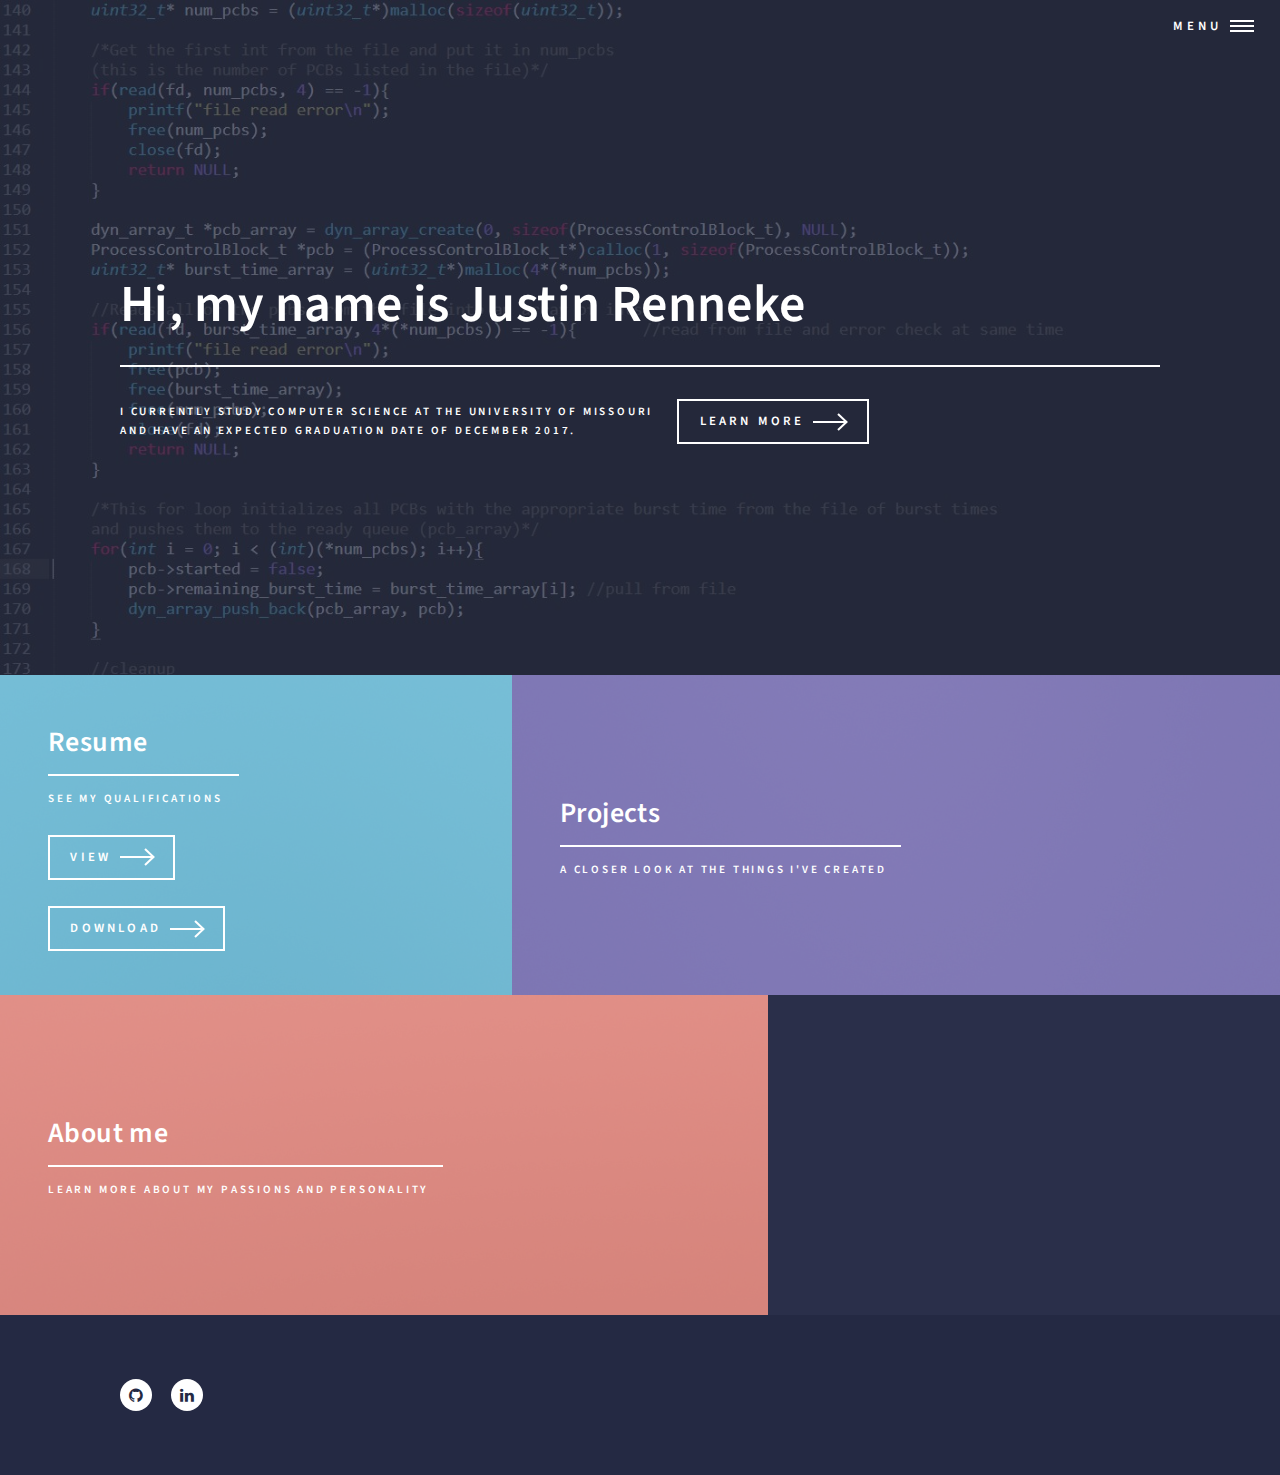
<file: index.html>
<!DOCTYPE HTML>
<!--
	Forty by HTML5 UP
	html5up.net | @ajlkn
	Free for personal and commercial use under the CCA 3.0 license (html5up.net/license)
-->
<html>
	<head>
		<title>Justin Renneke@Mizzou</title>
		<meta charset="utf-8" />
		<meta name="viewport" content="width=device-width, initial-scale=1, user-scalable=no" />
		<!--[if lte IE 8]><script src="assets/js/ie/html5shiv.js"></script><![endif]-->
		<link rel="stylesheet" href="assets/css/main.css" />
		<!--[if lte IE 9]><link rel="stylesheet" href="assets/css/ie9.css" /><![endif]-->
		<!--[if lte IE 8]><link rel="stylesheet" href="assets/css/ie8.css" /><![endif]-->
	</head>
	<body>

		<!-- Wrapper -->
			<div id="wrapper">

				<!-- Header -->
					<header id="header" class="alt">
						<!-- <a href="index.html" class="logo"><strong>Forty</strong> <span>by HTML5 UP</span></a> -->
						<nav>
							<a href="#menu">Menu</a>
						</nav>
					</header>

				<!-- Menu -->
					<nav id="menu">
						<ul class="links">
							<li><a href="resume.html">Resume</a></li>
							<li><a href="projects.html">Projects</a></li>
							<li><a href="aboutme.html">About Me</a></li>
							<!-- <li><a href="elements.html">Contact</a></li> -->
						</ul>
						<!-- <ul class="actions vertical">
							<li><a href="#" class="button special fit">Get Started</a></li>
							<li><a href="#" class="button fit">Log In</a></li>
						</ul> -->
					</nav>

				<!-- Banner -->
					<section id="banner" class="major">
						<div class="inner">
							<header class="major">
								<h1>Hi, my name is Justin Renneke</h1>
							</header>
							<div class="content">
								<p>I currently study computer science at the University of Missouri<br />
								and have an expected graduation date of December 2017.</p>
								<ul class="actions">
									<li><a href="#one" class="button next scrolly">Learn more</a></li>
								</ul>
							</div>
						</div>
					</section>

				<!-- Main -->
					<div id="main">

						<!-- One -->
							<section id="one" class="tiles">
								<article>
									<span class="image">
										<img src="images/pic01.jpg" alt="" />
									</span>
									<header class="major">
										<h3>Resume</h3>
										<p>See my qualifications</p>
										<br>
										<a href="resume.html" class="button next scrolly">View</a>
										<br><br>
										<a href="resume_rennekej.docx" download class="button next scrolly">Download</a>
									</header>
								</article>
								<article>
									<span class="image">
										<img src="images/pic02.jpg" alt="" />
									</span>
									<header class="major">
										<h3><a href="projects.html" class="link">Projects</a></h3>
										<p>A closer look at the things I've created</p>
									</header>
								</article>
								<article>
									<span class="image">
										<img src="images/pic03.jpg" alt="" />
									</span>
									<header class="major">
										<h3><a href="aboutme.html" class="link">About me</a></h3>
										<p>Learn more about my passions and personality</p>
									</header>
								</article>
								<!-- <article>
									<ul>
										<a href="https://github.com/JustinRenneke">GitHub</a>
										<br>
										<a href="https://www.linkedin.com/in/justin-renneke-36769a11a/" class="icon alt fa-linkedin"><span class="label">LinkedIn</span></a><a href="https://www.linkedin.com/in/justin-renneke-36769a11a/">GitHub</a>
									</ul>
								</article> -->
								<!-- <article>
									<span class="image">
										<img src="images/pic05.jpg" alt="" />
									</span>
									<header class="major">
										<h3><a href="landing.html" class="link">Consequat</a></h3>
										<p>Ipsum dolor sit amet</p>
									</header>
								</article>
								<article>
									<span class="image">
										<img src="images/pic06.jpg" alt="" />
									</span>
									<header class="major">
										<h3><a href="landing.html" class="link">Etiam</a></h3>
										<p>Feugiat amet tempus</p>
									</header>
								</article> -->
							</section>

						<!-- Two -->
							<!-- <section id="two">
								<div class="inner">
									<header class="major">
										<h2>Massa libero</h2>
									</header>
									<p>Nullam et orci eu lorem consequat tincidunt vivamus et sagittis libero. Mauris aliquet magna magna sed nunc rhoncus pharetra. Pellentesque condimentum sem. In efficitur ligula tate urna. Maecenas laoreet massa vel lacinia pellentesque lorem ipsum dolor. Nullam et orci eu lorem consequat tincidunt. Vivamus et sagittis libero. Mauris aliquet magna magna sed nunc rhoncus amet pharetra et feugiat tempus.</p>
									<ul class="actions">
										<li><a href="landing.html" class="button next">Get Started</a></li>
									</ul>
								</div>
							</section> -->

					</div>

				<!-- Contact -->
					<!-- <section id="contact">
						<div class="inner">
							<section>
								<form method="post" action="#">
									<div class="field half first">
										<label for="name">Name</label>
										<input type="text" name="name" id="name" />
									</div>
									<div class="field half">
										<label for="email">Email</label>
										<input type="text" name="email" id="email" />
									</div>
									<div class="field">
										<label for="message">Message</label>
										<textarea name="message" id="message" rows="6"></textarea>
									</div>
									<ul class="actions">
										<li><input type="submit" value="Send Message" class="special" /></li>
										<li><input type="reset" value="Clear" /></li>
									</ul>
								</form>
							</section>
							<section class="split">
								<section>
									<div class="contact-method">
										<span class="icon alt fa-envelope"></span>
										<h3>Email</h3>
										<a href="#">information@untitled.tld</a>
									</div>
								</section>
								<section>
									<div class="contact-method">
										<span class="icon alt fa-phone"></span>
										<h3>Phone</h3>
										<span>(000) 000-0000 x12387</span>
									</div>
								</section>
								<section>
									<div class="contact-method">
										<span class="icon alt fa-home"></span>
										<h3>Address</h3>
										<span>1234 Somewhere Road #5432<br />
										Nashville, TN 00000<br />
										United States of America</span>
									</div>
								</section>
							</section>
						</div>
					</section> -->

				<!-- Footer -->
					<footer id="footer">
						<div class="inner">
							<ul class="icons">
								<!-- <li><a href="#" class="icon alt fa-twitter"><span class="label">Twitter</span></a></li>
								<li><a href="#" class="icon alt fa-facebook"><span class="label">Facebook</span></a></li>
								<li><a href="#" class="icon alt fa-instagram"><span class="label">Instagram</span></a></li> -->
								<li><a href="https://github.com/JustinRenneke" class="icon alt fa-github"><span class="label">GitHub</span></a></li>
								<li><a href="https://www.linkedin.com/in/justin-renneke-36769a11a/" class="icon alt fa-linkedin"><span class="label">LinkedIn</span></a></li>
							</ul>
							<!-- <ul class="copyright">
								<li>&copy; Untitled</li><li>Design: <a href="https://html5up.net">HTML5 UP</a></li>
							</ul> -->
						</div>
					</footer>

			</div>

		<!-- Scripts -->
			<script src="assets/js/jquery.min.js"></script>
			<script src="assets/js/jquery.scrolly.min.js"></script>
			<script src="assets/js/jquery.scrollex.min.js"></script>
			<script src="assets/js/skel.min.js"></script>
			<script src="assets/js/util.js"></script>
			<!--[if lte IE 8]><script src="assets/js/ie/respond.min.js"></script><![endif]-->
			<script src="assets/js/main.js"></script>

	</body>
</html>
</file>
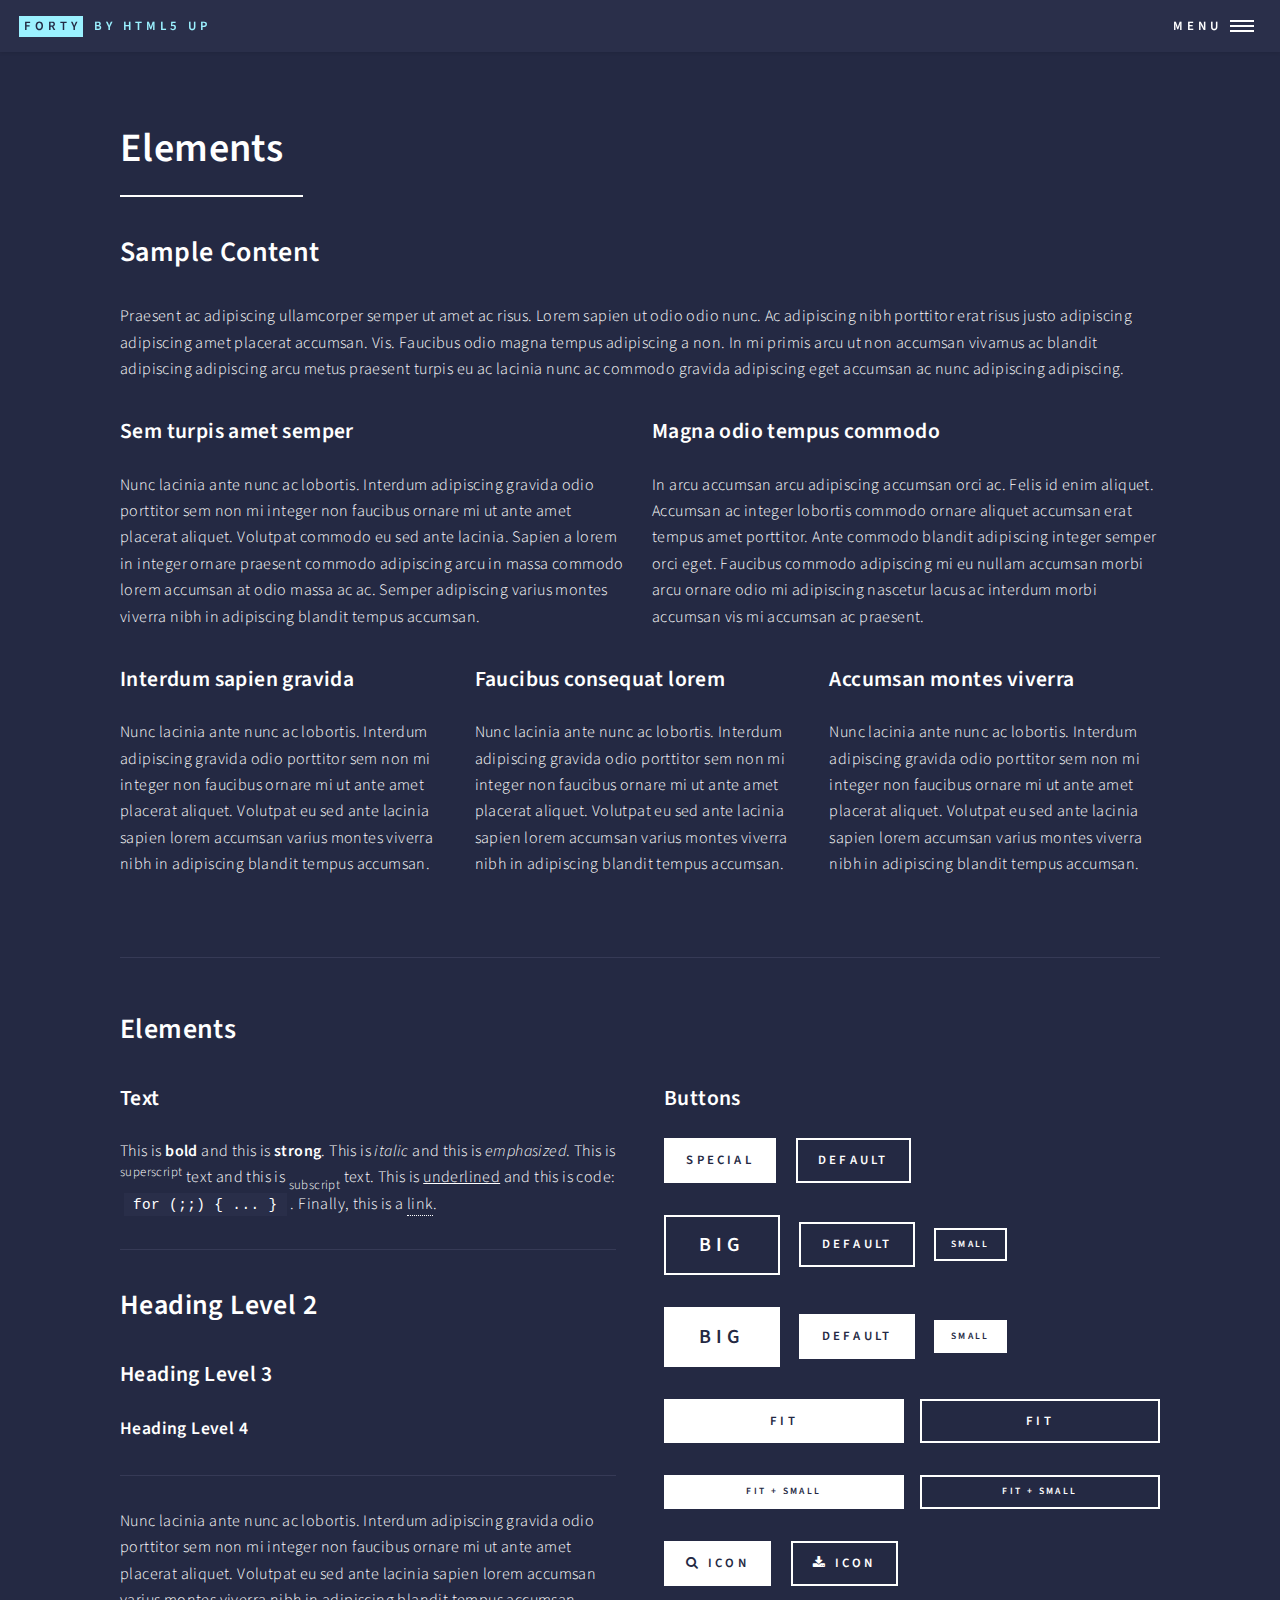
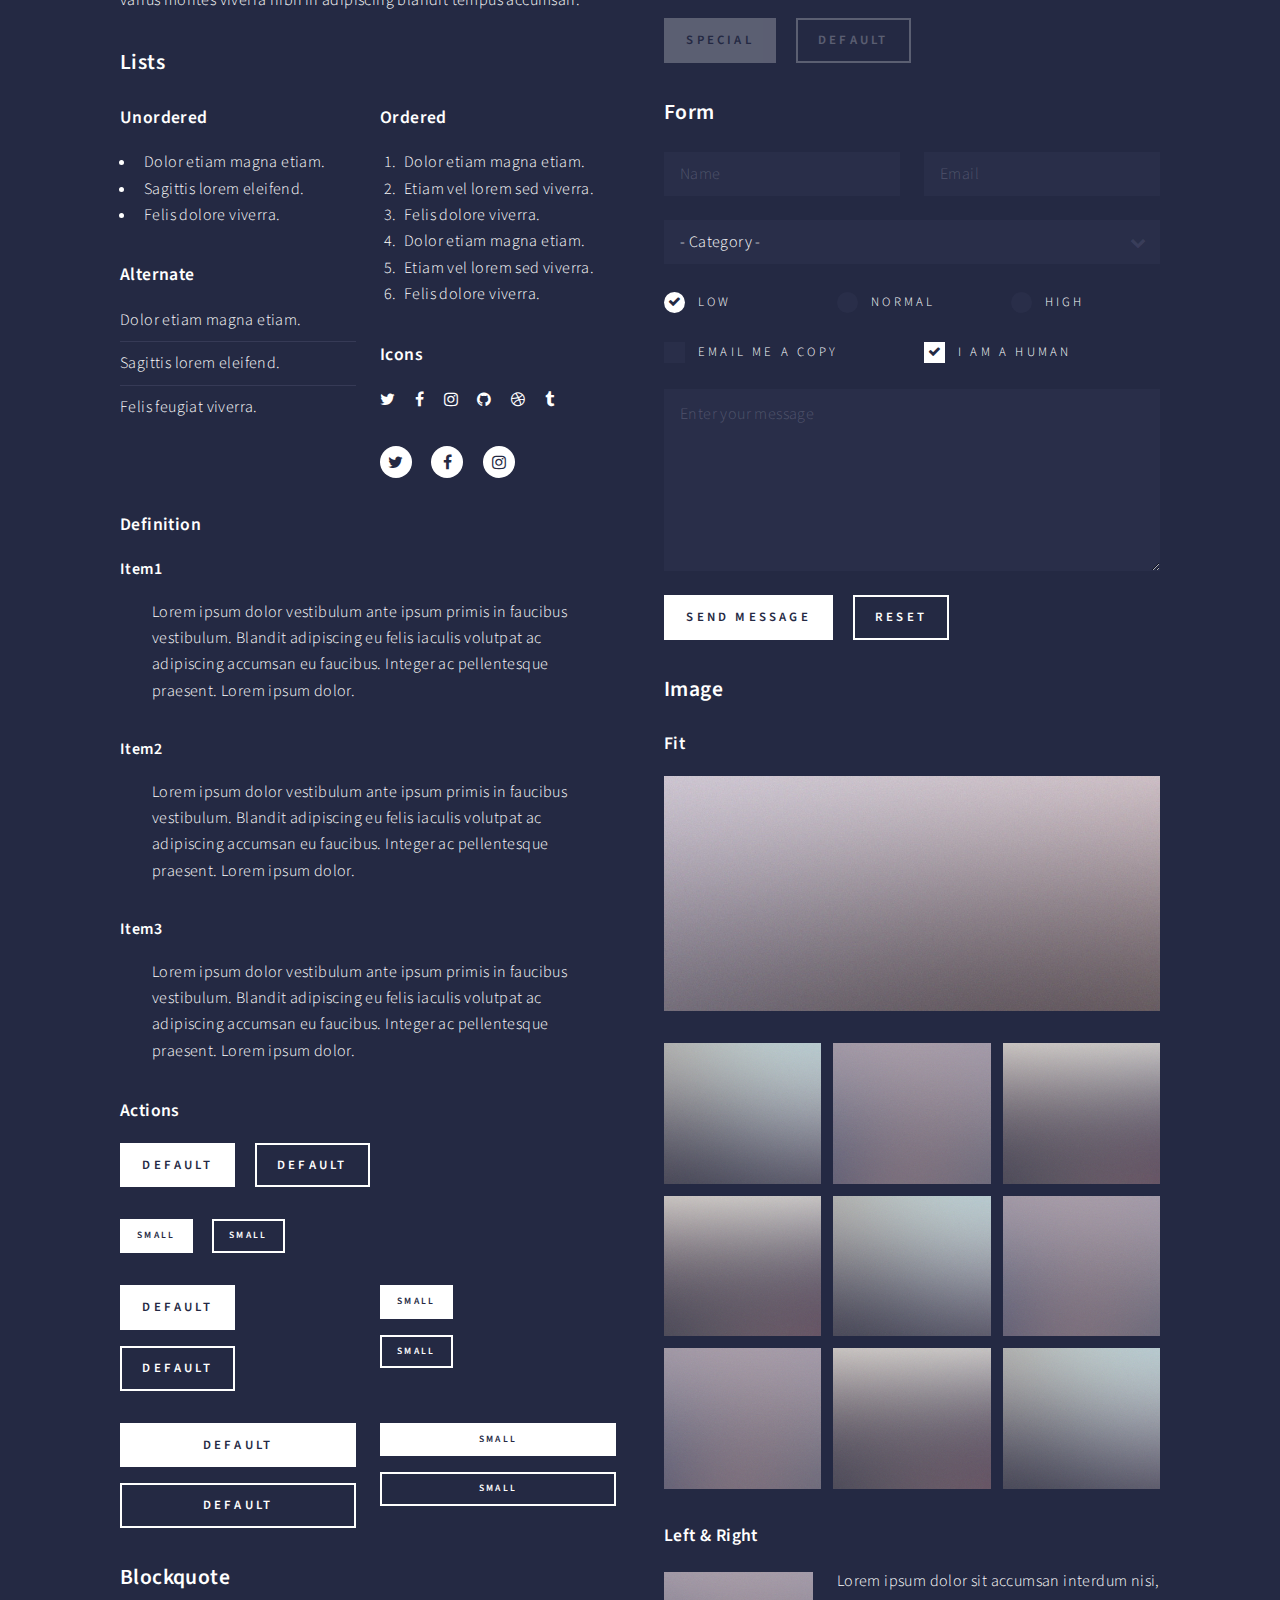
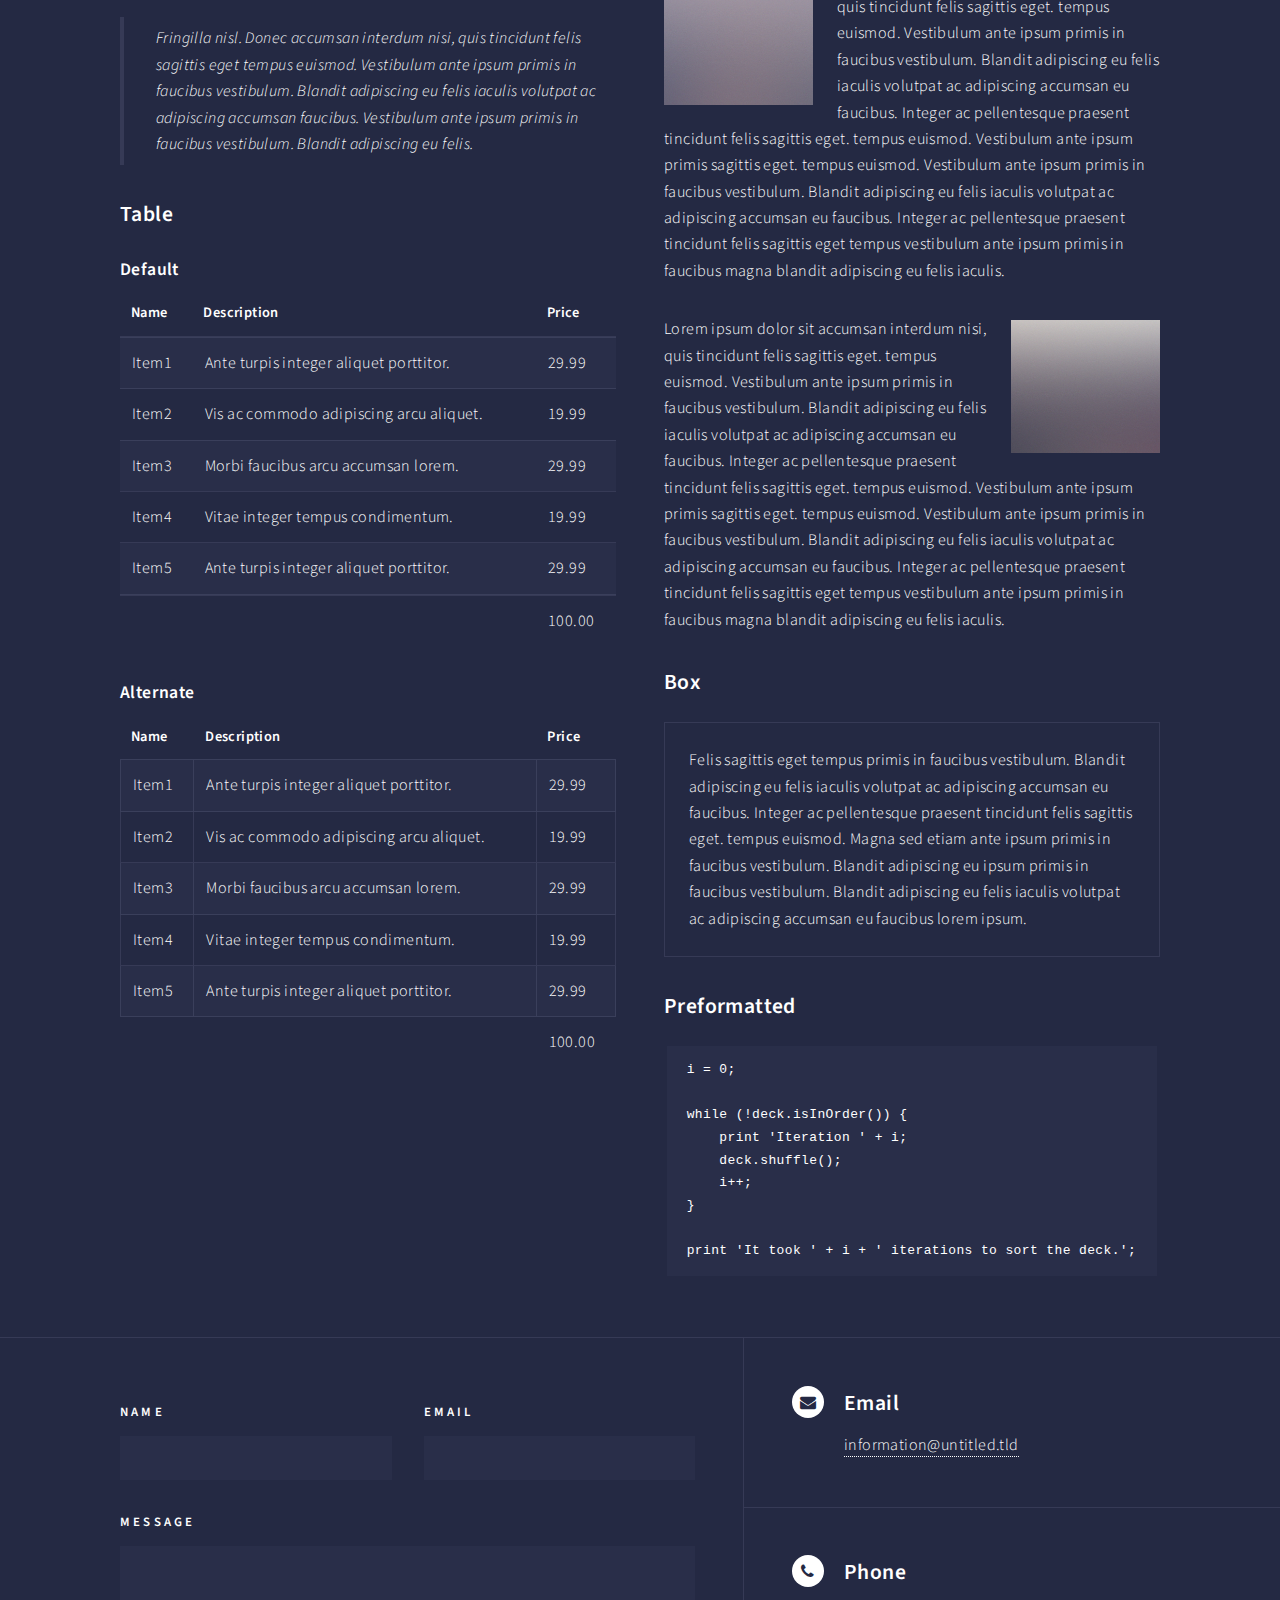
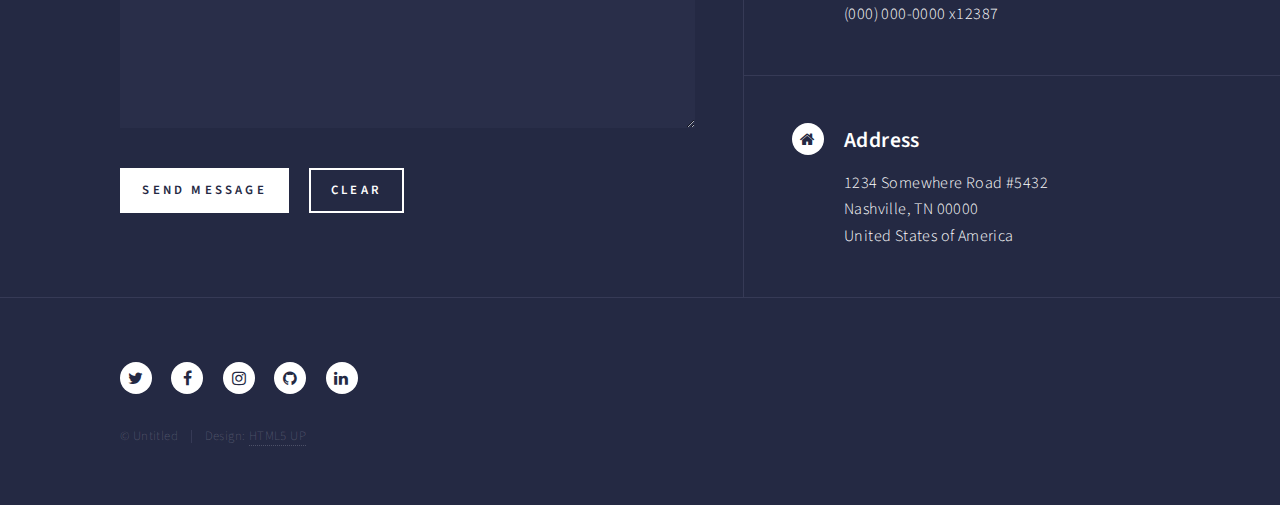
<file: elements.html>
<!DOCTYPE HTML>
<!--
	Forty by HTML5 UP
	html5up.net | @ajlkn
	Free for personal and commercial use under the CCA 3.0 license (html5up.net/license)
-->
<html>
	<head>
		<title>Elements - Forty by HTML5 UP</title>
		<meta charset="utf-8" />
		<meta name="viewport" content="width=device-width, initial-scale=1, user-scalable=no" />
		<!--[if lte IE 8]><script src="assets/js/ie/html5shiv.js"></script><![endif]-->
		<link rel="stylesheet" href="assets/css/main.css" />
		<!--[if lte IE 9]><link rel="stylesheet" href="assets/css/ie9.css" /><![endif]-->
		<!--[if lte IE 8]><link rel="stylesheet" href="assets/css/ie8.css" /><![endif]-->
	</head>
	<body>

		<!-- Wrapper -->
			<div id="wrapper">

				<!-- Header -->
					<header id="header">
						<a href="index.html" class="logo"><strong>Forty</strong> <span>by HTML5 UP</span></a>
						<nav>
							<a href="#menu">Menu</a>
						</nav>
					</header>

				<!-- Menu -->
					<nav id="menu">
						<ul class="links">
							<li><a href="index.html">Home</a></li>
							<li><a href="landing.html">Landing</a></li>
							<li><a href="generic.html">Generic</a></li>
							<li><a href="elements.html">Elements</a></li>
						</ul>
						<ul class="actions vertical">
							<li><a href="#" class="button special fit">Get Started</a></li>
							<li><a href="#" class="button fit">Log In</a></li>
						</ul>
					</nav>

				<!-- Main -->
					<div id="main" class="alt">

						<!-- One -->
							<section id="one">
								<div class="inner">
									<header class="major">
										<h1>Elements</h1>
									</header>

									<!-- Content -->
										<h2 id="content">Sample Content</h2>
										<p>Praesent ac adipiscing ullamcorper semper ut amet ac risus. Lorem sapien ut odio odio nunc. Ac adipiscing nibh porttitor erat risus justo adipiscing adipiscing amet placerat accumsan. Vis. Faucibus odio magna tempus adipiscing a non. In mi primis arcu ut non accumsan vivamus ac blandit adipiscing adipiscing arcu metus praesent turpis eu ac lacinia nunc ac commodo gravida adipiscing eget accumsan ac nunc adipiscing adipiscing.</p>
										<div class="row">
											<div class="6u 12u$(small)">
												<h3>Sem turpis amet semper</h3>
												<p>Nunc lacinia ante nunc ac lobortis. Interdum adipiscing gravida odio porttitor sem non mi integer non faucibus ornare mi ut ante amet placerat aliquet. Volutpat commodo eu sed ante lacinia. Sapien a lorem in integer ornare praesent commodo adipiscing arcu in massa commodo lorem accumsan at odio massa ac ac. Semper adipiscing varius montes viverra nibh in adipiscing blandit tempus accumsan.</p>
											</div>
											<div class="6u$ 12u$(small)">
												<h3>Magna odio tempus commodo</h3>
												<p>In arcu accumsan arcu adipiscing accumsan orci ac. Felis id enim aliquet. Accumsan ac integer lobortis commodo ornare aliquet accumsan erat tempus amet porttitor. Ante commodo blandit adipiscing integer semper orci eget. Faucibus commodo adipiscing mi eu nullam accumsan morbi arcu ornare odio mi adipiscing nascetur lacus ac interdum morbi accumsan vis mi accumsan ac praesent.</p>
											</div>
											<!-- Break -->
											<div class="4u 12u$(medium)">
												<h3>Interdum sapien gravida</h3>
												<p>Nunc lacinia ante nunc ac lobortis. Interdum adipiscing gravida odio porttitor sem non mi integer non faucibus ornare mi ut ante amet placerat aliquet. Volutpat eu sed ante lacinia sapien lorem accumsan varius montes viverra nibh in adipiscing blandit tempus accumsan.</p>
											</div>
											<div class="4u 12u$(medium)">
												<h3>Faucibus consequat lorem</h3>
												<p>Nunc lacinia ante nunc ac lobortis. Interdum adipiscing gravida odio porttitor sem non mi integer non faucibus ornare mi ut ante amet placerat aliquet. Volutpat eu sed ante lacinia sapien lorem accumsan varius montes viverra nibh in adipiscing blandit tempus accumsan.</p>
											</div>
											<div class="4u$ 12u$(medium)">
												<h3>Accumsan montes viverra</h3>
												<p>Nunc lacinia ante nunc ac lobortis. Interdum adipiscing gravida odio porttitor sem non mi integer non faucibus ornare mi ut ante amet placerat aliquet. Volutpat eu sed ante lacinia sapien lorem accumsan varius montes viverra nibh in adipiscing blandit tempus accumsan.</p>
											</div>
										</div>

									<hr class="major" />

									<!-- Elements -->
										<h2 id="elements">Elements</h2>
										<div class="row 200%">
											<div class="6u 12u$(medium)">

												<!-- Text stuff -->
													<h3>Text</h3>
													<p>This is <b>bold</b> and this is <strong>strong</strong>. This is <i>italic</i> and this is <em>emphasized</em>.
													This is <sup>superscript</sup> text and this is <sub>subscript</sub> text.
													This is <u>underlined</u> and this is code: <code>for (;;) { ... }</code>.
													Finally, this is a <a href="#">link</a>.</p>
													<hr />
													<h2>Heading Level 2</h2>
													<h3>Heading Level 3</h3>
													<h4>Heading Level 4</h4>
													<hr />
													<p>Nunc lacinia ante nunc ac lobortis. Interdum adipiscing gravida odio porttitor sem non mi integer non faucibus ornare mi ut ante amet placerat aliquet. Volutpat eu sed ante lacinia sapien lorem accumsan varius montes viverra nibh in adipiscing blandit tempus accumsan.</p>

												<!-- Lists -->
													<h3>Lists</h3>
													<div class="row">
														<div class="6u 12u$(small)">

															<h4>Unordered</h4>
															<ul>
																<li>Dolor etiam magna etiam.</li>
																<li>Sagittis lorem eleifend.</li>
																<li>Felis dolore viverra.</li>
															</ul>

															<h4>Alternate</h4>
															<ul class="alt">
																<li>Dolor etiam magna etiam.</li>
																<li>Sagittis lorem eleifend.</li>
																<li>Felis feugiat viverra.</li>
															</ul>

														</div>
														<div class="6u$ 12u$(small)">

															<h4>Ordered</h4>
															<ol>
																<li>Dolor etiam magna etiam.</li>
																<li>Etiam vel lorem sed viverra.</li>
																<li>Felis dolore viverra.</li>
																<li>Dolor etiam magna etiam.</li>
																<li>Etiam vel lorem sed viverra.</li>
																<li>Felis dolore viverra.</li>
															</ol>

															<h4>Icons</h4>
															<ul class="icons">
																<li><a href="#" class="icon fa-twitter"><span class="label">Twitter</span></a></li>
																<li><a href="#" class="icon fa-facebook"><span class="label">Facebook</span></a></li>
																<li><a href="#" class="icon fa-instagram"><span class="label">Instagram</span></a></li>
																<li><a href="#" class="icon fa-github"><span class="label">Github</span></a></li>
																<li><a href="#" class="icon fa-dribbble"><span class="label">Dribbble</span></a></li>
																<li><a href="#" class="icon fa-tumblr"><span class="label">Tumblr</span></a></li>
															</ul>
															<ul class="icons">
																<li><a href="#" class="icon alt fa-twitter"><span class="label">Twitter</span></a></li>
																<li><a href="#" class="icon alt fa-facebook"><span class="label">Facebook</span></a></li>
																<li><a href="#" class="icon alt fa-instagram"><span class="label">Instagram</span></a></li>
															</ul>

														</div>
													</div>
													<h4>Definition</h4>
													<dl>
														<dt>Item1</dt>
														<dd>
															<p>Lorem ipsum dolor vestibulum ante ipsum primis in faucibus vestibulum. Blandit adipiscing eu felis iaculis volutpat ac adipiscing accumsan eu faucibus. Integer ac pellentesque praesent. Lorem ipsum dolor.</p>
														</dd>
														<dt>Item2</dt>
														<dd>
															<p>Lorem ipsum dolor vestibulum ante ipsum primis in faucibus vestibulum. Blandit adipiscing eu felis iaculis volutpat ac adipiscing accumsan eu faucibus. Integer ac pellentesque praesent. Lorem ipsum dolor.</p>
														</dd>
														<dt>Item3</dt>
														<dd>
															<p>Lorem ipsum dolor vestibulum ante ipsum primis in faucibus vestibulum. Blandit adipiscing eu felis iaculis volutpat ac adipiscing accumsan eu faucibus. Integer ac pellentesque praesent. Lorem ipsum dolor.</p>
														</dd>
													</dl>

													<h4>Actions</h4>
													<ul class="actions">
														<li><a href="#" class="button special">Default</a></li>
														<li><a href="#" class="button">Default</a></li>
													</ul>
													<ul class="actions small">
														<li><a href="#" class="button special small">Small</a></li>
														<li><a href="#" class="button small">Small</a></li>
													</ul>
													<div class="row">
														<div class="6u 12u$(small)">
															<ul class="actions vertical">
																<li><a href="#" class="button special">Default</a></li>
																<li><a href="#" class="button">Default</a></li>
															</ul>
														</div>
														<div class="6u$ 12u$(small)">
															<ul class="actions vertical small">
																<li><a href="#" class="button special small">Small</a></li>
																<li><a href="#" class="button small">Small</a></li>
															</ul>
														</div>
														<div class="6u 12u$(small)">
															<ul class="actions vertical">
																<li><a href="#" class="button special fit">Default</a></li>
																<li><a href="#" class="button fit">Default</a></li>
															</ul>
														</div>
														<div class="6u$ 12u$(small)">
															<ul class="actions vertical small">
																<li><a href="#" class="button special small fit">Small</a></li>
																<li><a href="#" class="button small fit">Small</a></li>
															</ul>
														</div>
													</div>

												<!-- Blockquote -->
													<h3>Blockquote</h3>
													<blockquote>Fringilla nisl. Donec accumsan interdum nisi, quis tincidunt felis sagittis eget tempus euismod. Vestibulum ante ipsum primis in faucibus vestibulum. Blandit adipiscing eu felis iaculis volutpat ac adipiscing accumsan faucibus. Vestibulum ante ipsum primis in faucibus vestibulum. Blandit adipiscing eu felis.</blockquote>

												<!-- Table -->
													<h3>Table</h3>

													<h4>Default</h4>
													<div class="table-wrapper">
														<table>
															<thead>
																<tr>
																	<th>Name</th>
																	<th>Description</th>
																	<th>Price</th>
																</tr>
															</thead>
															<tbody>
																<tr>
																	<td>Item1</td>
																	<td>Ante turpis integer aliquet porttitor.</td>
																	<td>29.99</td>
																</tr>
																<tr>
																	<td>Item2</td>
																	<td>Vis ac commodo adipiscing arcu aliquet.</td>
																	<td>19.99</td>
																</tr>
																<tr>
																	<td>Item3</td>
																	<td> Morbi faucibus arcu accumsan lorem.</td>
																	<td>29.99</td>
																</tr>
																<tr>
																	<td>Item4</td>
																	<td>Vitae integer tempus condimentum.</td>
																	<td>19.99</td>
																</tr>
																<tr>
																	<td>Item5</td>
																	<td>Ante turpis integer aliquet porttitor.</td>
																	<td>29.99</td>
																</tr>
															</tbody>
															<tfoot>
																<tr>
																	<td colspan="2"></td>
																	<td>100.00</td>
																</tr>
															</tfoot>
														</table>
													</div>

													<h4>Alternate</h4>
													<div class="table-wrapper">
														<table class="alt">
															<thead>
																<tr>
																	<th>Name</th>
																	<th>Description</th>
																	<th>Price</th>
																</tr>
															</thead>
															<tbody>
																<tr>
																	<td>Item1</td>
																	<td>Ante turpis integer aliquet porttitor.</td>
																	<td>29.99</td>
																</tr>
																<tr>
																	<td>Item2</td>
																	<td>Vis ac commodo adipiscing arcu aliquet.</td>
																	<td>19.99</td>
																</tr>
																<tr>
																	<td>Item3</td>
																	<td> Morbi faucibus arcu accumsan lorem.</td>
																	<td>29.99</td>
																</tr>
																<tr>
																	<td>Item4</td>
																	<td>Vitae integer tempus condimentum.</td>
																	<td>19.99</td>
																</tr>
																<tr>
																	<td>Item5</td>
																	<td>Ante turpis integer aliquet porttitor.</td>
																	<td>29.99</td>
																</tr>
															</tbody>
															<tfoot>
																<tr>
																	<td colspan="2"></td>
																	<td>100.00</td>
																</tr>
															</tfoot>
														</table>
													</div>

											</div>
											<div class="6u$ 12u$(medium)">

												<!-- Buttons -->
													<h3>Buttons</h3>
													<ul class="actions">
														<li><a href="#" class="button special">Special</a></li>
														<li><a href="#" class="button">Default</a></li>
													</ul>
													<ul class="actions">
														<li><a href="#" class="button big">Big</a></li>
														<li><a href="#" class="button">Default</a></li>
														<li><a href="#" class="button small">Small</a></li>
													</ul>
													<ul class="actions">
														<li><a href="#" class="button special big">Big</a></li>
														<li><a href="#" class="button special">Default</a></li>
														<li><a href="#" class="button special small">Small</a></li>
													</ul>
													<ul class="actions fit">
														<li><a href="#" class="button special fit">Fit</a></li>
														<li><a href="#" class="button fit">Fit</a></li>
													</ul>
													<ul class="actions fit small">
														<li><a href="#" class="button special fit small">Fit + Small</a></li>
														<li><a href="#" class="button fit small">Fit + Small</a></li>
													</ul>
													<ul class="actions">
														<li><a href="#" class="button special icon fa-search">Icon</a></li>
														<li><a href="#" class="button icon fa-download">Icon</a></li>
													</ul>
													<ul class="actions">
														<li><span class="button special disabled">Special</span></li>
														<li><span class="button disabled">Default</span></li>
													</ul>

												<!-- Form -->
													<h3>Form</h3>

													<form method="post" action="#">
														<div class="row uniform">
															<div class="6u 12u$(xsmall)">
																<input type="text" name="demo-name" id="demo-name" value="" placeholder="Name" />
															</div>
															<div class="6u$ 12u$(xsmall)">
																<input type="email" name="demo-email" id="demo-email" value="" placeholder="Email" />
															</div>
															<!-- Break -->
															<div class="12u$">
																<div class="select-wrapper">
																	<select name="demo-category" id="demo-category">
																		<option value="">- Category -</option>
																		<option value="1">Manufacturing</option>
																		<option value="1">Shipping</option>
																		<option value="1">Administration</option>
																		<option value="1">Human Resources</option>
																	</select>
																</div>
															</div>
															<!-- Break -->
															<div class="4u 12u$(small)">
																<input type="radio" id="demo-priority-low" name="demo-priority" checked>
																<label for="demo-priority-low">Low</label>
															</div>
															<div class="4u 12u$(small)">
																<input type="radio" id="demo-priority-normal" name="demo-priority">
																<label for="demo-priority-normal">Normal</label>
															</div>
															<div class="4u$ 12u$(small)">
																<input type="radio" id="demo-priority-high" name="demo-priority">
																<label for="demo-priority-high">High</label>
															</div>
															<!-- Break -->
															<div class="6u 12u$(small)">
																<input type="checkbox" id="demo-copy" name="demo-copy">
																<label for="demo-copy">Email me a copy</label>
															</div>
															<div class="6u$ 12u$(small)">
																<input type="checkbox" id="demo-human" name="demo-human" checked>
																<label for="demo-human">I am a human</label>
															</div>
															<!-- Break -->
															<div class="12u$">
																<textarea name="demo-message" id="demo-message" placeholder="Enter your message" rows="6"></textarea>
															</div>
															<!-- Break -->
															<div class="12u$">
																<ul class="actions">
																	<li><input type="submit" value="Send Message" class="special" /></li>
																	<li><input type="reset" value="Reset" /></li>
																</ul>
															</div>
														</div>
													</form>

												<!-- Image -->
													<h3>Image</h3>

													<h4>Fit</h4>
													<span class="image fit"><img src="images/pic03.jpg" alt="" /></span>
													<div class="box alt">
														<div class="row 50% uniform">
															<div class="4u"><span class="image fit"><img src="images/pic08.jpg" alt="" /></span></div>
															<div class="4u"><span class="image fit"><img src="images/pic09.jpg" alt="" /></span></div>
															<div class="4u$"><span class="image fit"><img src="images/pic10.jpg" alt="" /></span></div>
															<!-- Break -->
															<div class="4u"><span class="image fit"><img src="images/pic10.jpg" alt="" /></span></div>
															<div class="4u"><span class="image fit"><img src="images/pic08.jpg" alt="" /></span></div>
															<div class="4u$"><span class="image fit"><img src="images/pic09.jpg" alt="" /></span></div>
															<!-- Break -->
															<div class="4u"><span class="image fit"><img src="images/pic09.jpg" alt="" /></span></div>
															<div class="4u"><span class="image fit"><img src="images/pic10.jpg" alt="" /></span></div>
															<div class="4u$"><span class="image fit"><img src="images/pic08.jpg" alt="" /></span></div>
														</div>
													</div>

													<h4>Left &amp; Right</h4>
													<p><span class="image left"><img src="images/pic09.jpg" alt="" /></span>Lorem ipsum dolor sit accumsan interdum nisi, quis tincidunt felis sagittis eget. tempus euismod. Vestibulum ante ipsum primis in faucibus vestibulum. Blandit adipiscing eu felis iaculis volutpat ac adipiscing accumsan eu faucibus. Integer ac pellentesque praesent tincidunt felis sagittis eget. tempus euismod. Vestibulum ante ipsum primis sagittis eget. tempus euismod. Vestibulum ante ipsum primis in faucibus vestibulum. Blandit adipiscing eu felis iaculis volutpat ac adipiscing accumsan eu faucibus. Integer ac pellentesque praesent tincidunt felis sagittis eget tempus vestibulum ante ipsum primis in faucibus magna blandit adipiscing eu felis iaculis.</p>
													<p><span class="image right"><img src="images/pic10.jpg" alt="" /></span>Lorem ipsum dolor sit accumsan interdum nisi, quis tincidunt felis sagittis eget. tempus euismod. Vestibulum ante ipsum primis in faucibus vestibulum. Blandit adipiscing eu felis iaculis volutpat ac adipiscing accumsan eu faucibus. Integer ac pellentesque praesent tincidunt felis sagittis eget. tempus euismod. Vestibulum ante ipsum primis sagittis eget. tempus euismod. Vestibulum ante ipsum primis in faucibus vestibulum. Blandit adipiscing eu felis iaculis volutpat ac adipiscing accumsan eu faucibus. Integer ac pellentesque praesent tincidunt felis sagittis eget tempus vestibulum ante ipsum primis in faucibus magna blandit adipiscing eu felis iaculis.</p>

												<!-- Box -->
													<h3>Box</h3>
													<div class="box">
														<p>Felis sagittis eget tempus primis in faucibus vestibulum. Blandit adipiscing eu felis iaculis volutpat ac adipiscing accumsan eu faucibus. Integer ac pellentesque praesent tincidunt felis sagittis eget. tempus euismod. Magna sed etiam ante ipsum primis in faucibus vestibulum. Blandit adipiscing eu ipsum primis in faucibus vestibulum. Blandit adipiscing eu felis iaculis volutpat ac adipiscing accumsan eu faucibus lorem ipsum.</p>
													</div>

												<!-- Preformatted Code -->
													<h3>Preformatted</h3>
													<pre><code>i = 0;

while (!deck.isInOrder()) {
    print 'Iteration ' + i;
    deck.shuffle();
    i++;
}

print 'It took ' + i + ' iterations to sort the deck.';
</code></pre>

											</div>
										</div>

								</div>
							</section>

					</div>

				<!-- Contact -->
					<section id="contact">
						<div class="inner">
							<section>
								<form method="post" action="#">
									<div class="field half first">
										<label for="name">Name</label>
										<input type="text" name="name" id="name" />
									</div>
									<div class="field half">
										<label for="email">Email</label>
										<input type="text" name="email" id="email" />
									</div>
									<div class="field">
										<label for="message">Message</label>
										<textarea name="message" id="message" rows="6"></textarea>
									</div>
									<ul class="actions">
										<li><input type="submit" value="Send Message" class="special" /></li>
										<li><input type="reset" value="Clear" /></li>
									</ul>
								</form>
							</section>
							<section class="split">
								<section>
									<div class="contact-method">
										<span class="icon alt fa-envelope"></span>
										<h3>Email</h3>
										<a href="#">information@untitled.tld</a>
									</div>
								</section>
								<section>
									<div class="contact-method">
										<span class="icon alt fa-phone"></span>
										<h3>Phone</h3>
										<span>(000) 000-0000 x12387</span>
									</div>
								</section>
								<section>
									<div class="contact-method">
										<span class="icon alt fa-home"></span>
										<h3>Address</h3>
										<span>1234 Somewhere Road #5432<br />
										Nashville, TN 00000<br />
										United States of America</span>
									</div>
								</section>
							</section>
						</div>
					</section>

				<!-- Footer -->
					<footer id="footer">
						<div class="inner">
							<ul class="icons">
								<li><a href="#" class="icon alt fa-twitter"><span class="label">Twitter</span></a></li>
								<li><a href="#" class="icon alt fa-facebook"><span class="label">Facebook</span></a></li>
								<li><a href="#" class="icon alt fa-instagram"><span class="label">Instagram</span></a></li>
								<li><a href="#" class="icon alt fa-github"><span class="label">GitHub</span></a></li>
								<li><a href="#" class="icon alt fa-linkedin"><span class="label">LinkedIn</span></a></li>
							</ul>
							<ul class="copyright">
								<li>&copy; Untitled</li><li>Design: <a href="https://html5up.net">HTML5 UP</a></li>
							</ul>
						</div>
					</footer>

			</div>

		<!-- Scripts -->
			<script src="assets/js/jquery.min.js"></script>
			<script src="assets/js/jquery.scrolly.min.js"></script>
			<script src="assets/js/jquery.scrollex.min.js"></script>
			<script src="assets/js/skel.min.js"></script>
			<script src="assets/js/util.js"></script>
			<!--[if lte IE 8]><script src="assets/js/ie/respond.min.js"></script><![endif]-->
			<script src="assets/js/main.js"></script>

	</body>
</html>
</file>
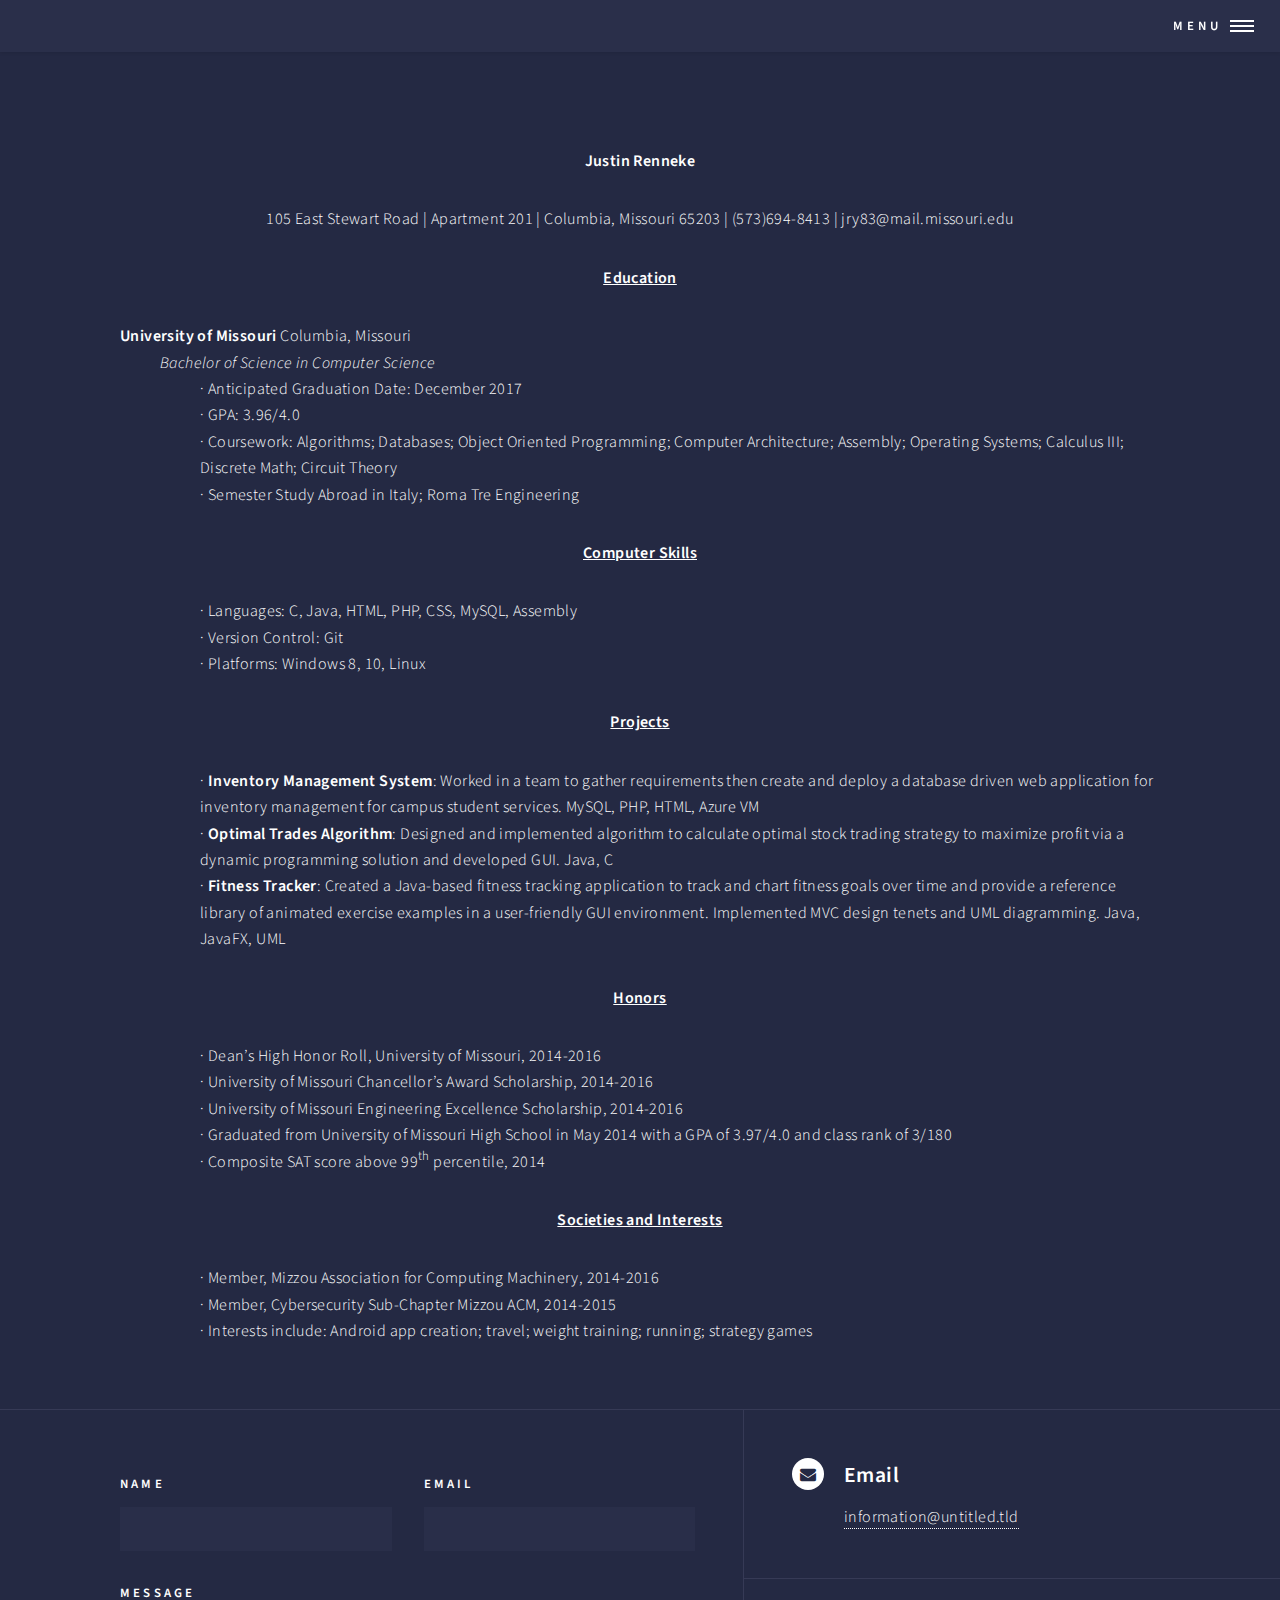
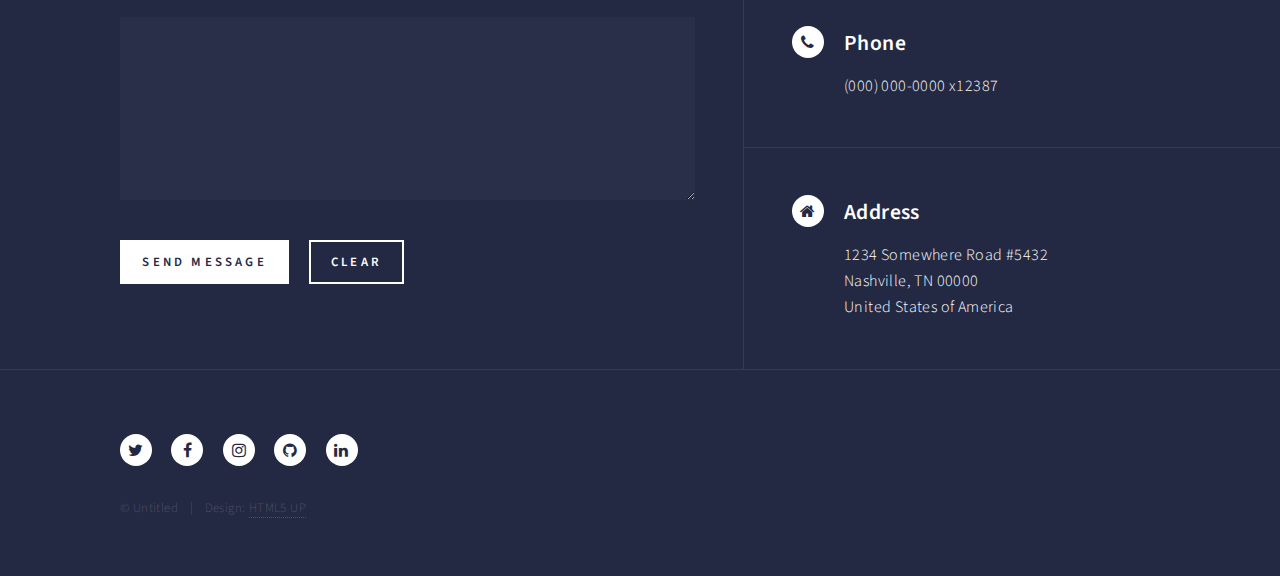
<file: generic.html>
<!DOCTYPE HTML>
<!--
	Forty by HTML5 UP
	html5up.net | @ajlkn
	Free for personal and commercial use under the CCA 3.0 license (html5up.net/license)
-->
<html>
	<head>
		<title>Resume</title>
		<meta charset="utf-8" />
		<meta name="viewport" content="width=device-width, initial-scale=1, user-scalable=no" />
		<!--[if lte IE 8]><script src="assets/js/ie/html5shiv.js"></script><![endif]-->
		<link rel="stylesheet" href="assets/css/main.css" />
		<!--[if lte IE 9]><link rel="stylesheet" href="assets/css/ie9.css" /><![endif]-->
		<!--[if lte IE 8]><link rel="stylesheet" href="assets/css/ie8.css" /><![endif]-->
	</head>
	<body>

		<!-- Wrapper -->
			<div id="wrapper">

				<!-- Header -->
					<header id="header">
						<nav>
							<a href="#menu">Menu</a>
						</nav>
					</header>

				<!-- Menu -->
					<nav id="menu">
						<ul class="links">
							<li><a href="index.html">Home</a></li>
							<li><a href="resume.html">Resume</a></li>
							<li><a href="generic.html">Generic</a></li>
							<li><a href="elements.html">Elements</a></li>
						</ul>
						<ul class="actions vertical">
							<li><a href="#" class="button special fit">Get Started</a></li>
							<li><a href="#" class="button fit">Log In</a></li>
						</ul>
					</nav>

				<!-- Main -->
					<div id="main" class="alt">

						<!-- One -->
							<section id="one">
								<div class="inner">
									<header class="major" align="center">
									</header>
									<!-- <span class="image main"><img src="images/pic11.jpg" alt="" /></span> -->
									<p><p align="center"><b>Justin Renneke</b></p>

<p align="center">105 East Stewart Road | Apartment 201 | Columbia, Missouri 65203 | (573)694-8413 | jry83@mail.missouri.edu</p>

<p align="center"><b><u>Education</u></b></p>

<b>University of Missouri </b>Columbia, Missouri
<div class="tab">
<i>Bachelor of Science in Computer Science</i>
</div>
<div class="doubletab">
· Anticipated Graduation Date: December 2017<br>

· GPA: 3.96/4.0<br>
· Coursework: Algorithms; Databases; Object Oriented Programming; Computer Architecture; Assembly; Operating Systems; Calculus III; Discrete Math; Circuit Theory

<p>· Semester Study Abroad in Italy; Roma Tre Engineering</p>
</div>
<p align="center"><b><u>Computer Skills</u></b></p>
<div class="doubletab">
· Languages: C, Java, HTML, PHP, CSS, MySQL, Assembly<br>

· Version Control: Git

<p>· Platforms: Windows 8, 10, Linux</p>
</div>
<p align="center"><b><u>Projects</u></b></p>
<div class="doubletab">
· <b>Inventory Management System</b>: Worked in a team to gather requirements then create and deploy a database driven web application for inventory management for campus student services. MySQL, PHP, HTML, Azure VM<br>

· <b>Optimal Trades Algorithm</b>: Designed and implemented algorithm to calculate optimal stock trading strategy to maximize profit via a dynamic programming solution and developed GUI. Java, C
<p>· <b>Fitness Tracker</b>: Created a Java-based fitness tracking application to track and chart fitness goals over time and provide a reference library of animated exercise examples in a user-friendly GUI environment. Implemented MVC design tenets and UML diagramming. Java, JavaFX, UML</p>
</div>
<p align="center"><b><u>Honors</u></b></p>
<div class="doubletab">
· Dean’s High Honor Roll, University of Missouri, 2014-2016<br>

· University of Missouri Chancellor’s Award Scholarship, 2014-2016<br>

· University of Missouri Engineering Excellence Scholarship, 2014-2016<br>

· Graduated from University of Missouri High School in May 2014 with a GPA of 3.97/4.0 and class rank of 3/180<br>

<p>· Composite SAT score above 99<sup>th</sup> percentile, 2014</p>
</div>
<p align="center"><b><u>Societies and Interests</u></b></p>
<div class="doubletab">
· Member, Mizzou Association for Computing Machinery, 2014-2016<br>

· Member, Cybersecurity Sub-Chapter Mizzou ACM, 2014-2015 <br>

<p>· Interests include: Android app creation; travel; weight training; running; strategy games</p>
</div>
</p>
								</div>
							</section>

					</div>

				<!-- Contact -->
					<section id="contact">
						<div class="inner">
							<section>
								<form method="post" action="#">
									<div class="field half first">
										<label for="name">Name</label>
										<input type="text" name="name" id="name" />
									</div>
									<div class="field half">
										<label for="email">Email</label>
										<input type="text" name="email" id="email" />
									</div>
									<div class="field">
										<label for="message">Message</label>
										<textarea name="message" id="message" rows="6"></textarea>
									</div>
									<ul class="actions">
										<li><input type="submit" value="Send Message" class="special" /></li>
										<li><input type="reset" value="Clear" /></li>
									</ul>
								</form>
							</section>
							<section class="split">
								<section>
									<div class="contact-method">
										<span class="icon alt fa-envelope"></span>
										<h3>Email</h3>
										<a href="#">information@untitled.tld</a>
									</div>
								</section>
								<section>
									<div class="contact-method">
										<span class="icon alt fa-phone"></span>
										<h3>Phone</h3>
										<span>(000) 000-0000 x12387</span>
									</div>
								</section>
								<section>
									<div class="contact-method">
										<span class="icon alt fa-home"></span>
										<h3>Address</h3>
										<span>1234 Somewhere Road #5432<br />
										Nashville, TN 00000<br />
										United States of America</span>
									</div>
								</section>
							</section>
						</div>
					</section>

				<!-- Footer -->
					<footer id="footer">
						<div class="inner">
							<ul class="icons">
								<li><a href="#" class="icon alt fa-twitter"><span class="label">Twitter</span></a></li>
								<li><a href="#" class="icon alt fa-facebook"><span class="label">Facebook</span></a></li>
								<li><a href="#" class="icon alt fa-instagram"><span class="label">Instagram</span></a></li>
								<li><a href="#" class="icon alt fa-github"><span class="label">GitHub</span></a></li>
								<li><a href="#" class="icon alt fa-linkedin"><span class="label">LinkedIn</span></a></li>
							</ul>
							<ul class="copyright">
								<li>&copy; Untitled</li><li>Design: <a href="https://html5up.net">HTML5 UP</a></li>
							</ul>
						</div>
					</footer>

			</div>

		<!-- Scripts -->
			<script src="assets/js/jquery.min.js"></script>
			<script src="assets/js/jquery.scrolly.min.js"></script>
			<script src="assets/js/jquery.scrollex.min.js"></script>
			<script src="assets/js/skel.min.js"></script>
			<script src="assets/js/util.js"></script>
			<!--[if lte IE 8]><script src="assets/js/ie/respond.min.js"></script><![endif]-->
			<script src="assets/js/main.js"></script>

	</body>
</html>
</file>
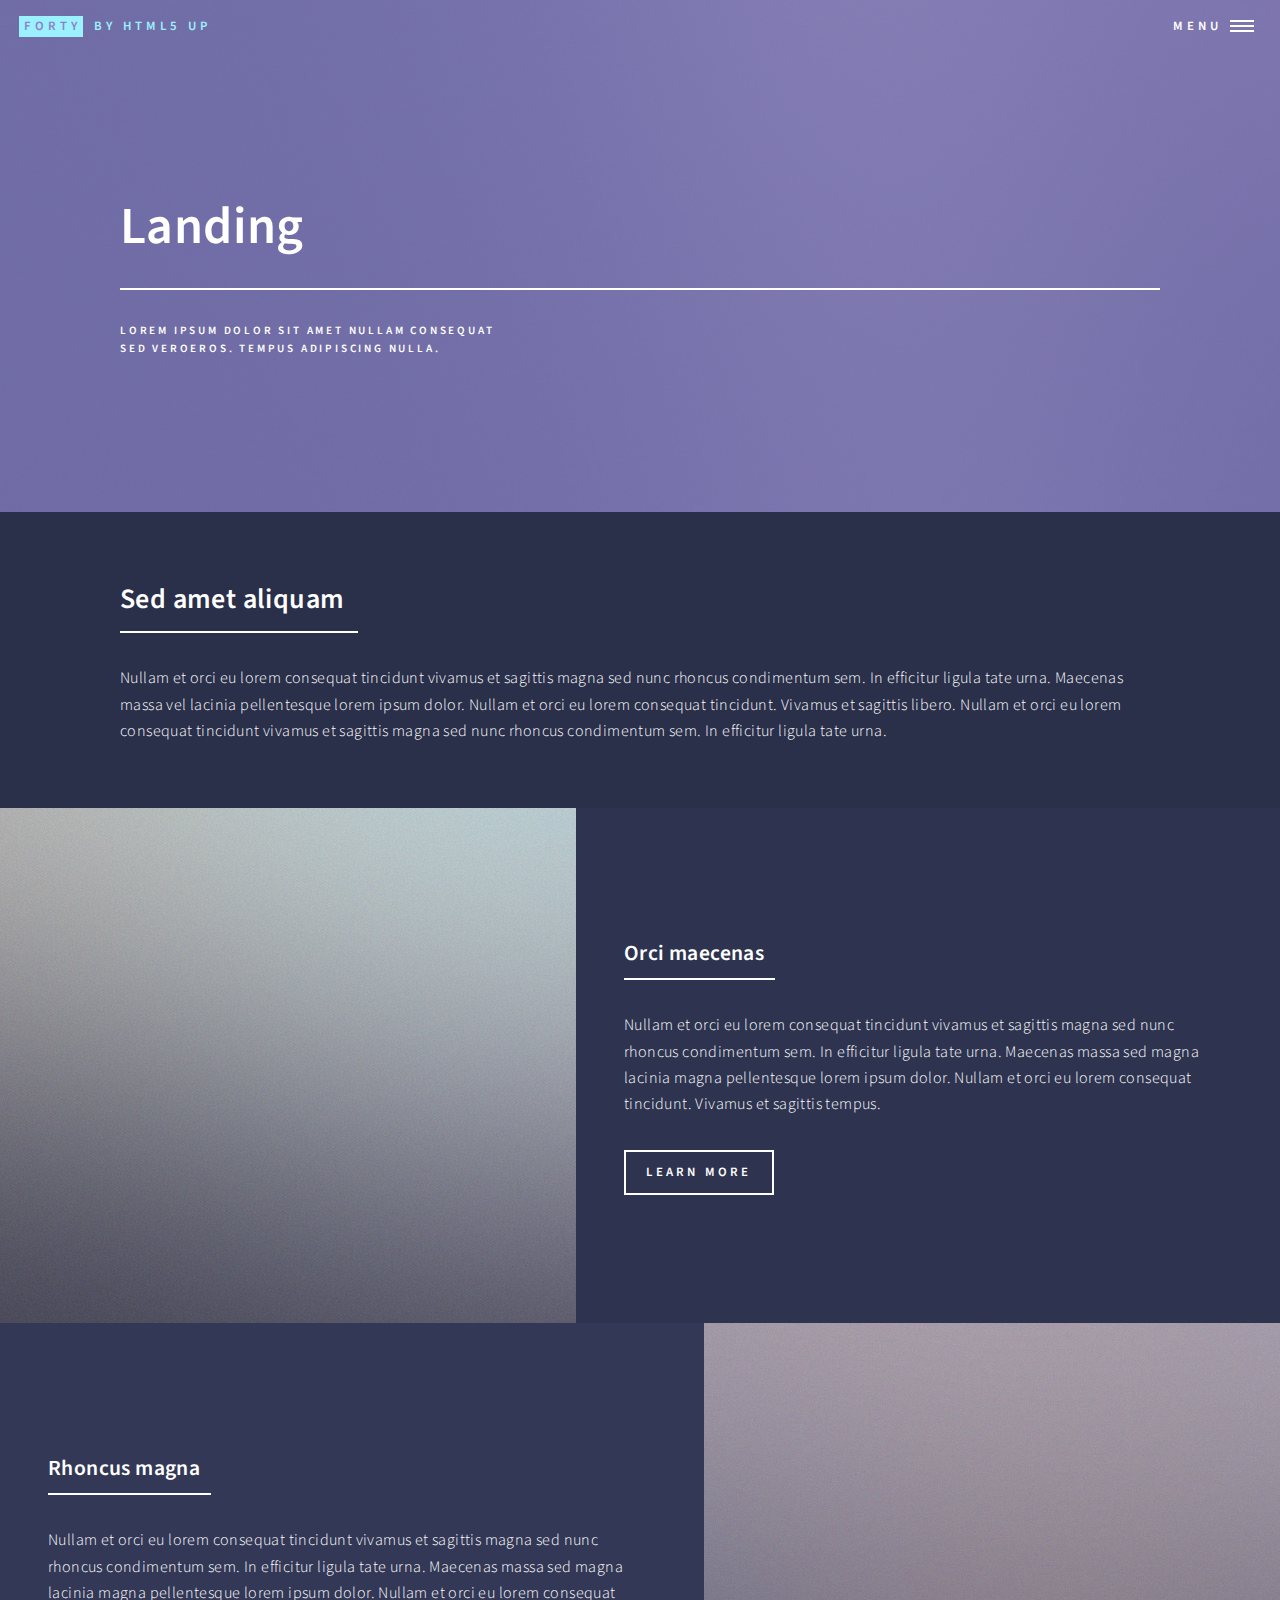
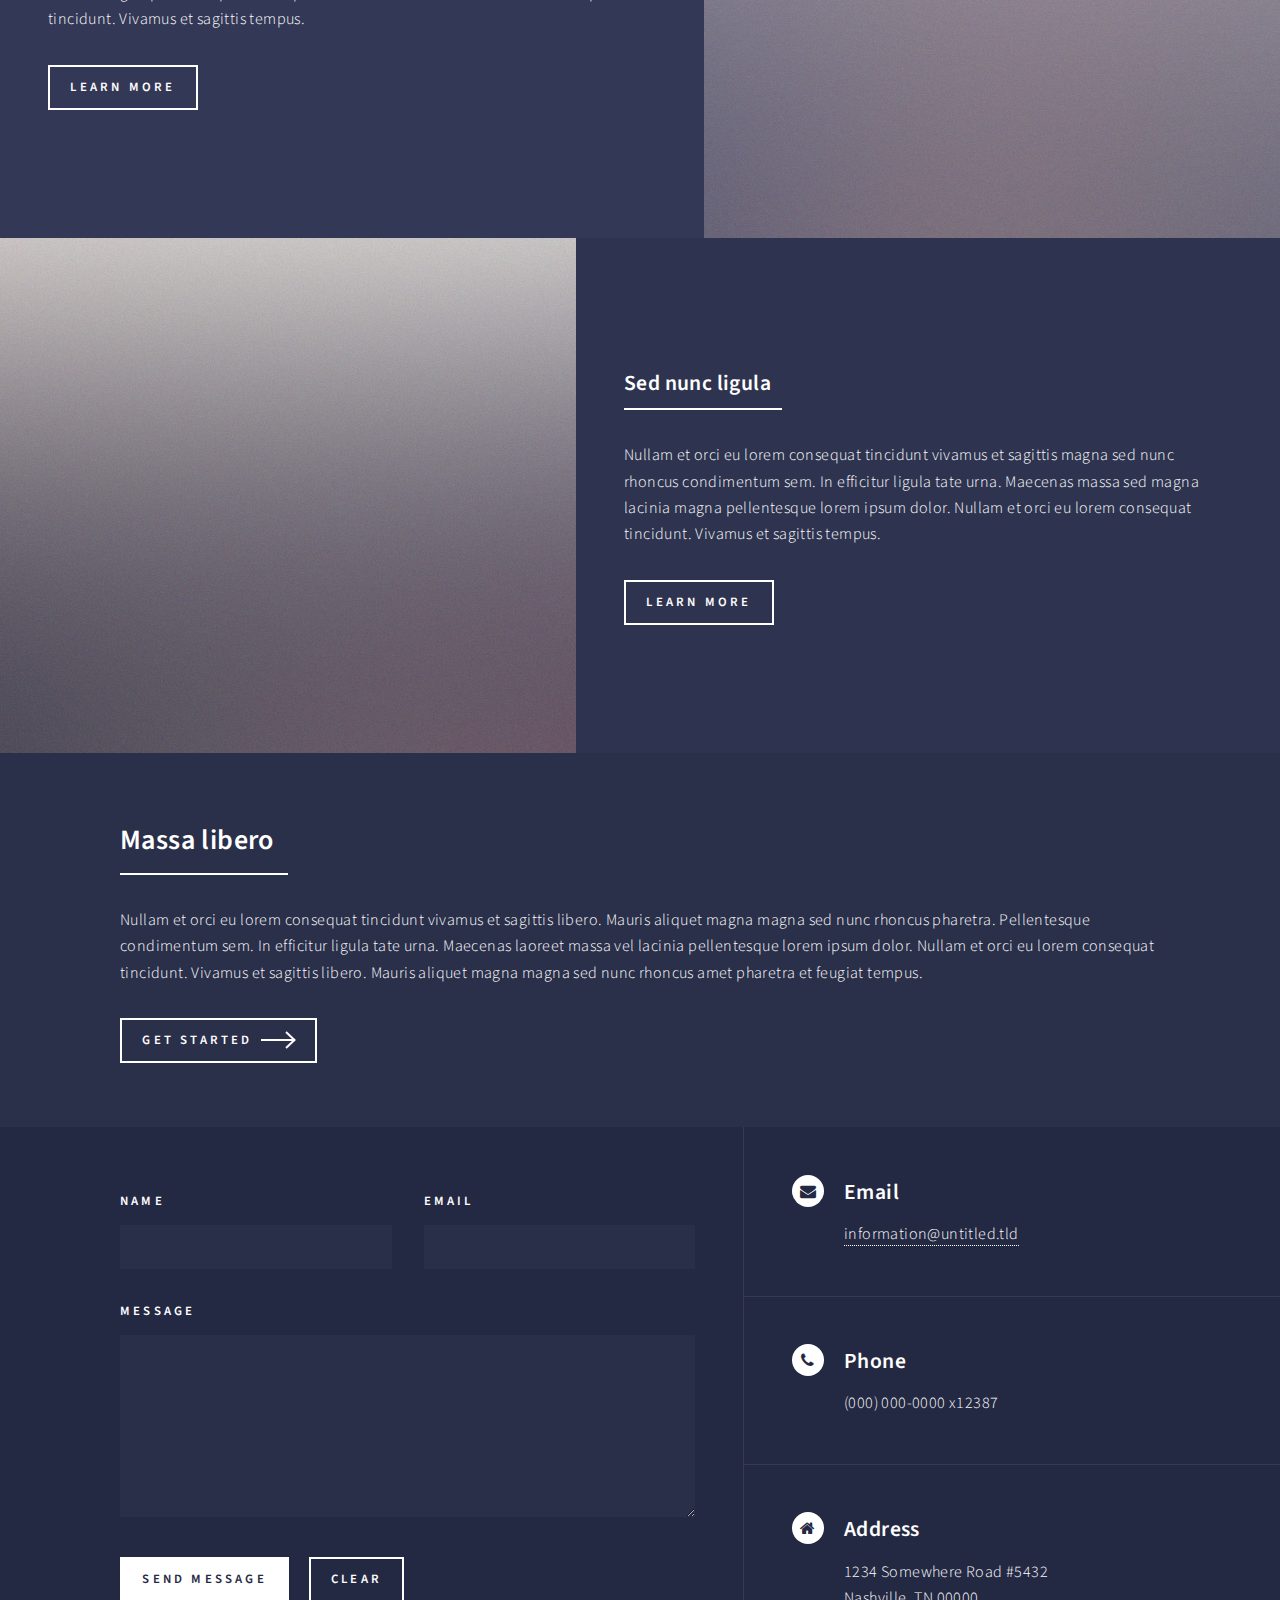
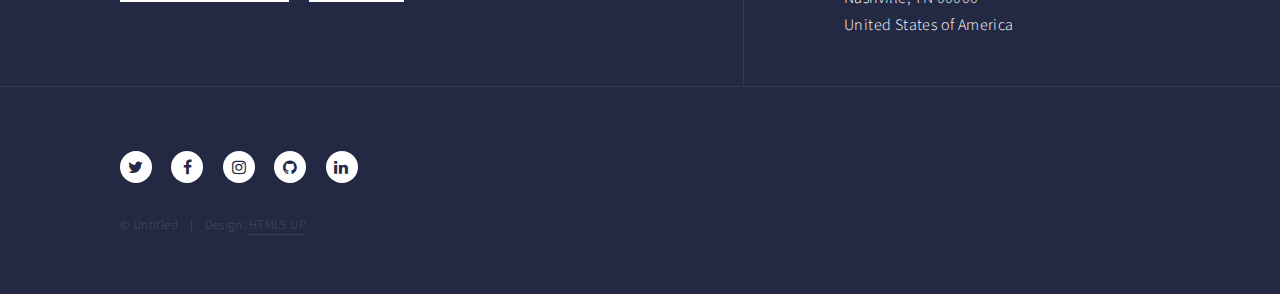
<file: landing.html>
<!DOCTYPE HTML>
<!--
	Forty by HTML5 UP
	html5up.net | @ajlkn
	Free for personal and commercial use under the CCA 3.0 license (html5up.net/license)
-->
<html>
	<head>
		<title>Landing - Forty by HTML5 UP</title>
		<meta charset="utf-8" />
		<meta name="viewport" content="width=device-width, initial-scale=1, user-scalable=no" />
		<!--[if lte IE 8]><script src="assets/js/ie/html5shiv.js"></script><![endif]-->
		<link rel="stylesheet" href="assets/css/main.css" />
		<!--[if lte IE 9]><link rel="stylesheet" href="assets/css/ie9.css" /><![endif]-->
		<!--[if lte IE 8]><link rel="stylesheet" href="assets/css/ie8.css" /><![endif]-->
	</head>
	<body>

		<!-- Wrapper -->
			<div id="wrapper">

				<!-- Header -->
				<!-- Note: The "styleN" class below should match that of the banner element. -->
					<header id="header" class="alt style2">
						<a href="index.html" class="logo"><strong>Forty</strong> <span>by HTML5 UP</span></a>
						<nav>
							<a href="#menu">Menu</a>
						</nav>
					</header>

				<!-- Menu -->
					<nav id="menu">
						<ul class="links">
							<li><a href="index.html">Home</a></li>
							<li><a href="landing.html">Landing</a></li>
							<li><a href="generic.html">Generic</a></li>
							<li><a href="elements.html">Elements</a></li>
						</ul>
						<ul class="actions vertical">
							<li><a href="#" class="button special fit">Get Started</a></li>
							<li><a href="#" class="button fit">Log In</a></li>
						</ul>
					</nav>

				<!-- Banner -->
				<!-- Note: The "styleN" class below should match that of the header element. -->
					<section id="banner" class="style2">
						<div class="inner">
							<span class="image">
								<img src="images/pic07.jpg" alt="" />
							</span>
							<header class="major">
								<h1>Landing</h1>
							</header>
							<div class="content">
								<p>Lorem ipsum dolor sit amet nullam consequat<br />
								sed veroeros. tempus adipiscing nulla.</p>
							</div>
						</div>
					</section>

				<!-- Main -->
					<div id="main">

						<!-- One -->
							<section id="one">
								<div class="inner">
									<header class="major">
										<h2>Sed amet aliquam</h2>
									</header>
									<p>Nullam et orci eu lorem consequat tincidunt vivamus et sagittis magna sed nunc rhoncus condimentum sem. In efficitur ligula tate urna. Maecenas massa vel lacinia pellentesque lorem ipsum dolor. Nullam et orci eu lorem consequat tincidunt. Vivamus et sagittis libero. Nullam et orci eu lorem consequat tincidunt vivamus et sagittis magna sed nunc rhoncus condimentum sem. In efficitur ligula tate urna.</p>
								</div>
							</section>

						<!-- Two -->
							<section id="two" class="spotlights">
								<section>
									<a href="generic.html" class="image">
										<img src="images/pic08.jpg" alt="" data-position="center center" />
									</a>
									<div class="content">
										<div class="inner">
											<header class="major">
												<h3>Orci maecenas</h3>
											</header>
											<p>Nullam et orci eu lorem consequat tincidunt vivamus et sagittis magna sed nunc rhoncus condimentum sem. In efficitur ligula tate urna. Maecenas massa sed magna lacinia magna pellentesque lorem ipsum dolor. Nullam et orci eu lorem consequat tincidunt. Vivamus et sagittis tempus.</p>
											<ul class="actions">
												<li><a href="generic.html" class="button">Learn more</a></li>
											</ul>
										</div>
									</div>
								</section>
								<section>
									<a href="generic.html" class="image">
										<img src="images/pic09.jpg" alt="" data-position="top center" />
									</a>
									<div class="content">
										<div class="inner">
											<header class="major">
												<h3>Rhoncus magna</h3>
											</header>
											<p>Nullam et orci eu lorem consequat tincidunt vivamus et sagittis magna sed nunc rhoncus condimentum sem. In efficitur ligula tate urna. Maecenas massa sed magna lacinia magna pellentesque lorem ipsum dolor. Nullam et orci eu lorem consequat tincidunt. Vivamus et sagittis tempus.</p>
											<ul class="actions">
												<li><a href="generic.html" class="button">Learn more</a></li>
											</ul>
										</div>
									</div>
								</section>
								<section>
									<a href="generic.html" class="image">
										<img src="images/pic10.jpg" alt="" data-position="25% 25%" />
									</a>
									<div class="content">
										<div class="inner">
											<header class="major">
												<h3>Sed nunc ligula</h3>
											</header>
											<p>Nullam et orci eu lorem consequat tincidunt vivamus et sagittis magna sed nunc rhoncus condimentum sem. In efficitur ligula tate urna. Maecenas massa sed magna lacinia magna pellentesque lorem ipsum dolor. Nullam et orci eu lorem consequat tincidunt. Vivamus et sagittis tempus.</p>
											<ul class="actions">
												<li><a href="generic.html" class="button">Learn more</a></li>
											</ul>
										</div>
									</div>
								</section>
							</section>

						<!-- Three -->
							<section id="three">
								<div class="inner">
									<header class="major">
										<h2>Massa libero</h2>
									</header>
									<p>Nullam et orci eu lorem consequat tincidunt vivamus et sagittis libero. Mauris aliquet magna magna sed nunc rhoncus pharetra. Pellentesque condimentum sem. In efficitur ligula tate urna. Maecenas laoreet massa vel lacinia pellentesque lorem ipsum dolor. Nullam et orci eu lorem consequat tincidunt. Vivamus et sagittis libero. Mauris aliquet magna magna sed nunc rhoncus amet pharetra et feugiat tempus.</p>
									<ul class="actions">
										<li><a href="generic.html" class="button next">Get Started</a></li>
									</ul>
								</div>
							</section>

					</div>

				<!-- Contact -->
					<section id="contact">
						<div class="inner">
							<section>
								<form method="post" action="#">
									<div class="field half first">
										<label for="name">Name</label>
										<input type="text" name="name" id="name" />
									</div>
									<div class="field half">
										<label for="email">Email</label>
										<input type="text" name="email" id="email" />
									</div>
									<div class="field">
										<label for="message">Message</label>
										<textarea name="message" id="message" rows="6"></textarea>
									</div>
									<ul class="actions">
										<li><input type="submit" value="Send Message" class="special" /></li>
										<li><input type="reset" value="Clear" /></li>
									</ul>
								</form>
							</section>
							<section class="split">
								<section>
									<div class="contact-method">
										<span class="icon alt fa-envelope"></span>
										<h3>Email</h3>
										<a href="#">information@untitled.tld</a>
									</div>
								</section>
								<section>
									<div class="contact-method">
										<span class="icon alt fa-phone"></span>
										<h3>Phone</h3>
										<span>(000) 000-0000 x12387</span>
									</div>
								</section>
								<section>
									<div class="contact-method">
										<span class="icon alt fa-home"></span>
										<h3>Address</h3>
										<span>1234 Somewhere Road #5432<br />
										Nashville, TN 00000<br />
										United States of America</span>
									</div>
								</section>
							</section>
						</div>
					</section>

				<!-- Footer -->
					<footer id="footer">
						<div class="inner">
							<ul class="icons">
								<li><a href="#" class="icon alt fa-twitter"><span class="label">Twitter</span></a></li>
								<li><a href="#" class="icon alt fa-facebook"><span class="label">Facebook</span></a></li>
								<li><a href="#" class="icon alt fa-instagram"><span class="label">Instagram</span></a></li>
								<li><a href="#" class="icon alt fa-github"><span class="label">GitHub</span></a></li>
								<li><a href="#" class="icon alt fa-linkedin"><span class="label">LinkedIn</span></a></li>
							</ul>
							<ul class="copyright">
								<li>&copy; Untitled</li><li>Design: <a href="https://html5up.net">HTML5 UP</a></li>
							</ul>
						</div>
					</footer>

			</div>

		<!-- Scripts -->
			<script src="assets/js/jquery.min.js"></script>
			<script src="assets/js/jquery.scrolly.min.js"></script>
			<script src="assets/js/jquery.scrollex.min.js"></script>
			<script src="assets/js/skel.min.js"></script>
			<script src="assets/js/util.js"></script>
			<!--[if lte IE 8]><script src="assets/js/ie/respond.min.js"></script><![endif]-->
			<script src="assets/js/main.js"></script>

	</body>
</html>
</file>
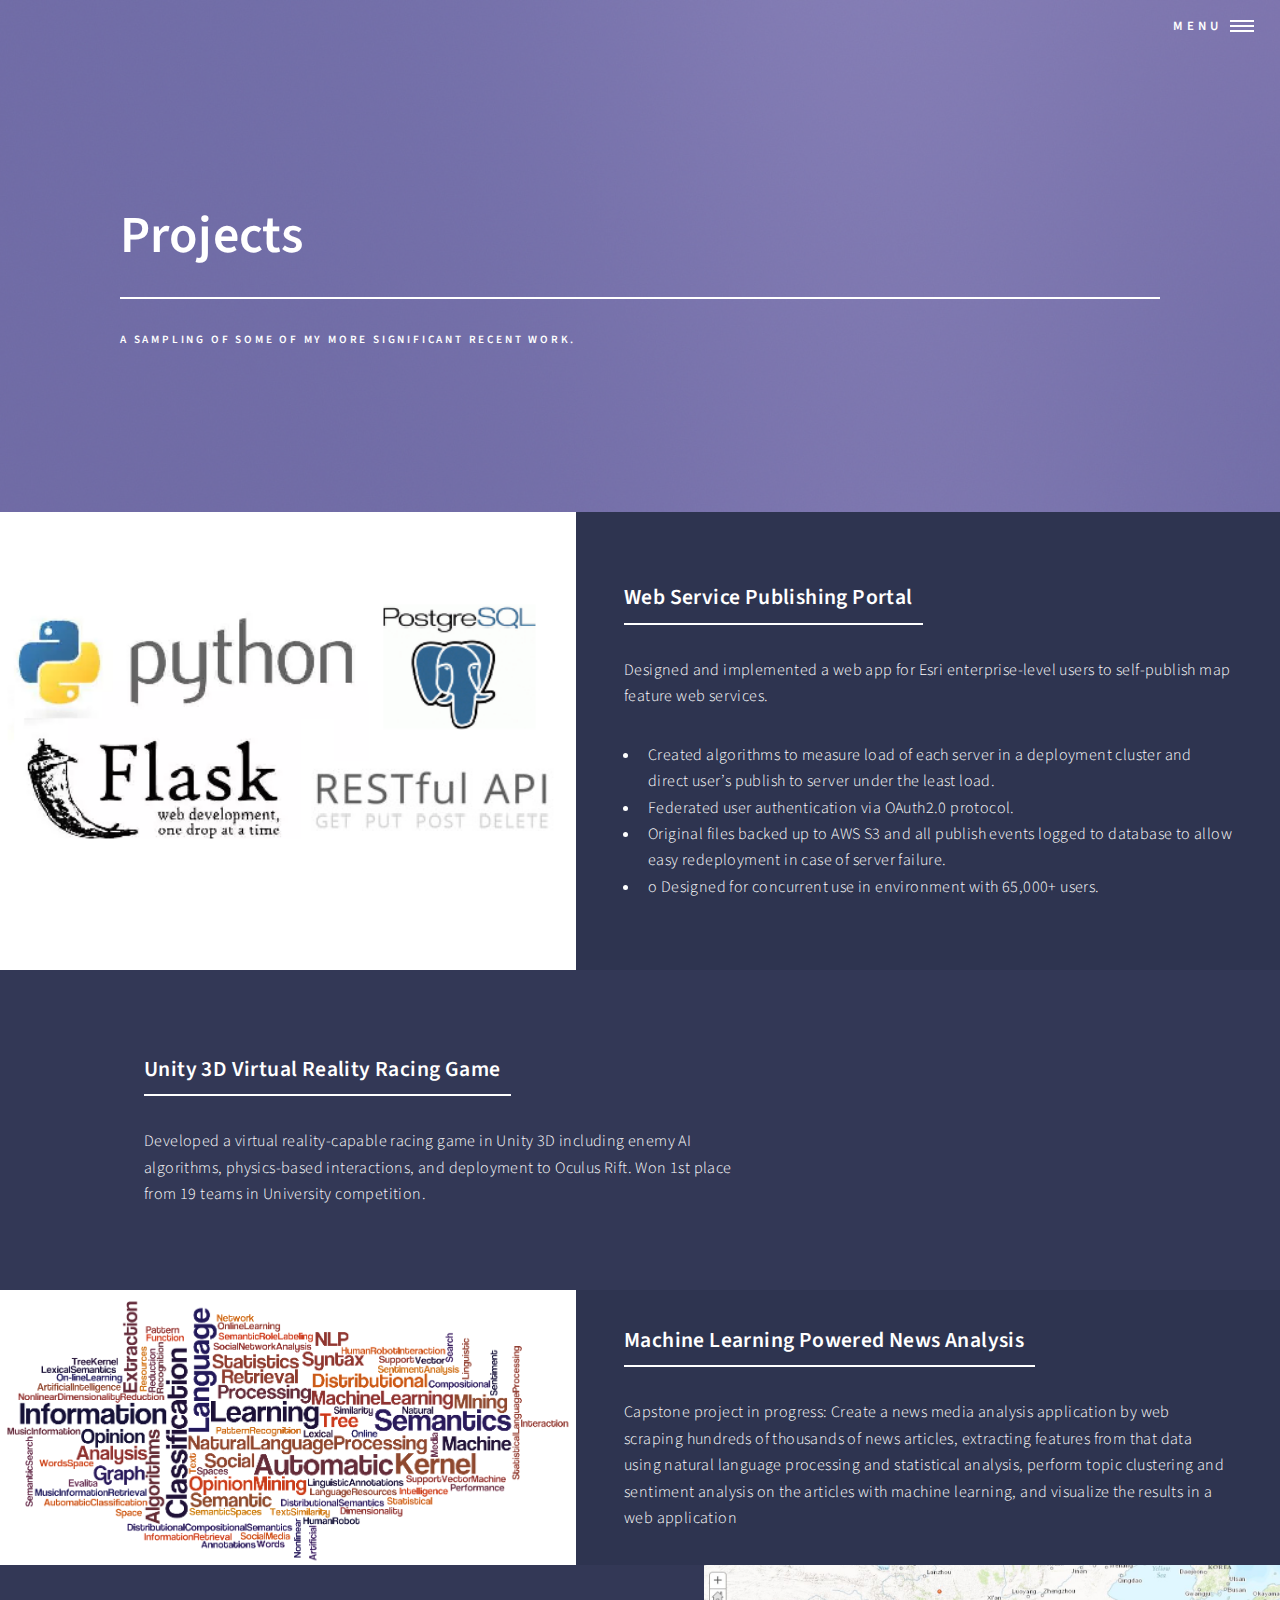
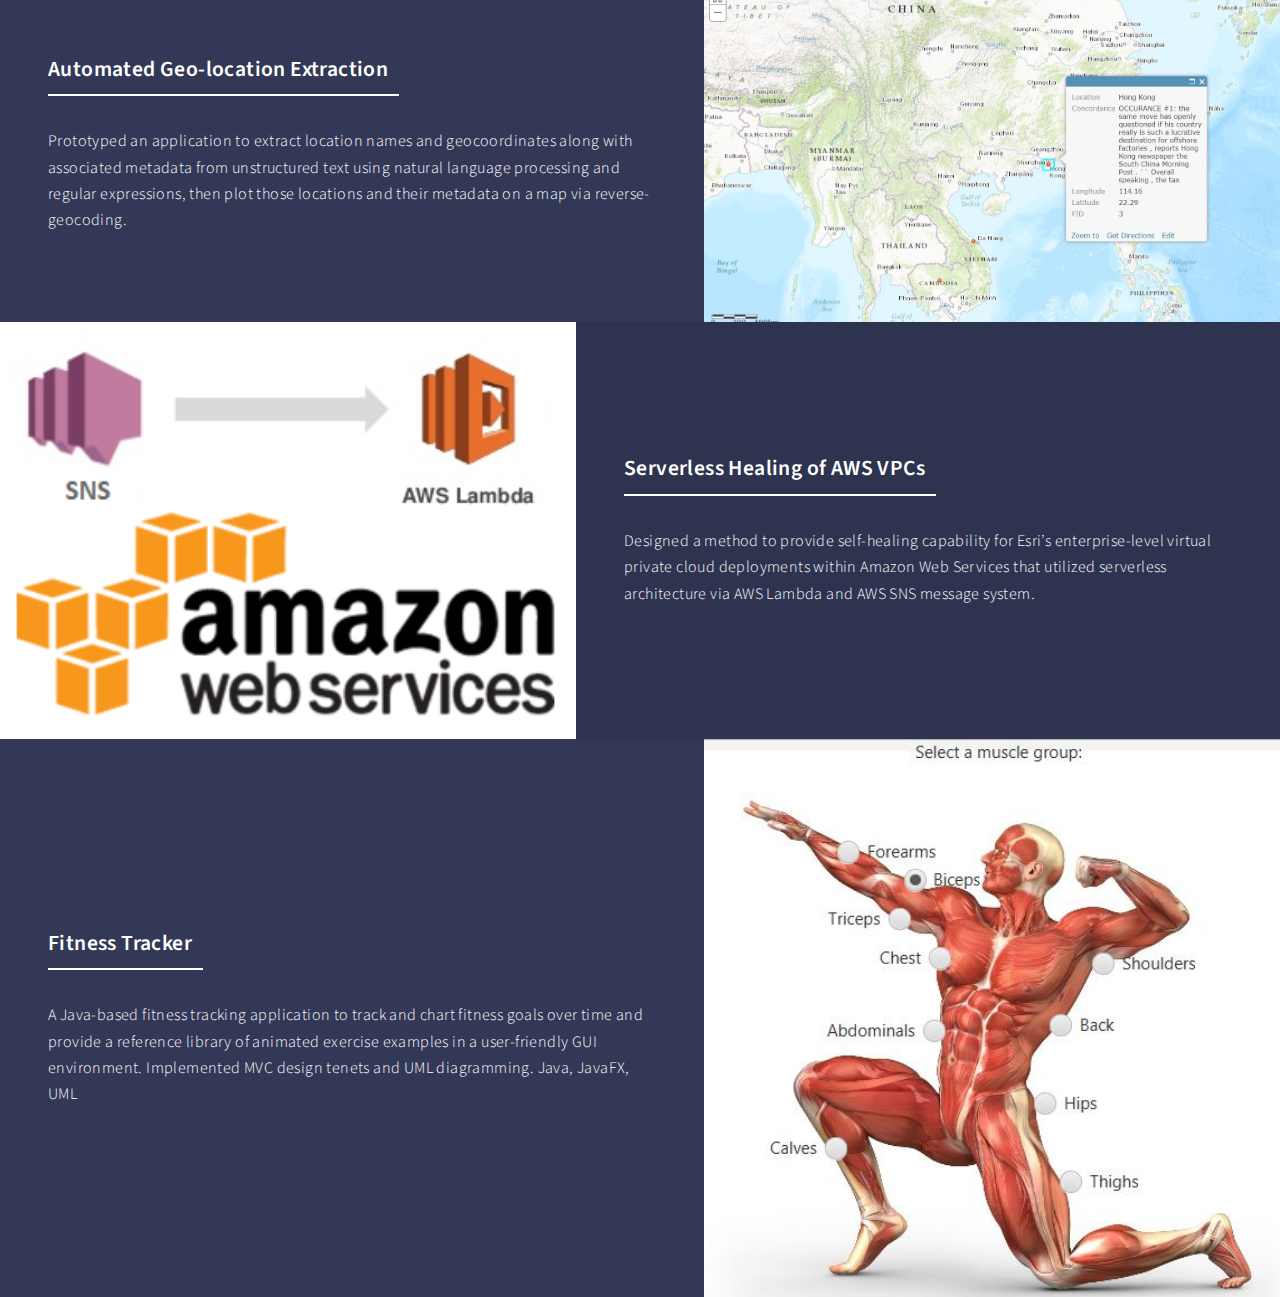
<file: projects.html>
<!DOCTYPE HTML>
<!--
	Forty by HTML5 UP
	html5up.net | @ajlkn
	Free for personal and commercial use under the CCA 3.0 license (html5up.net/license)
-->
<html>
	<head>
		<title>Justin Renneke - Projects</title>
		<meta charset="utf-8" />
		<meta name="viewport" content="width=device-width, initial-scale=1, user-scalable=no" />
		<!--[if lte IE 8]><script src="assets/js/ie/html5shiv.js"></script><![endif]-->
		<link rel="stylesheet" href="assets/css/main.css" />
		<!-- <script src="/assets/js/jquery.fitVids.js"></script> -->
		
	</head>
	<body>
	<!-- Wrapper -->
		<div id="wrapper">
		<!-- Header -->
		<!-- Note: The "styleN" class below should match that of the banner element. -->
			<header id="header" class="alt style2">
				<nav>
					<a href="#menu">Menu</a>
				</nav>
			</header>

		<!-- Menu -->
			<nav id="menu">
				<ul class="links">
					<li><a href="index.html">Home</a></li>
					<li><a href="resume.html">Resume</a></li>
					<li><a href="aboutme.html">About Me</a></li>
					<!-- <li><a href="elements.html">Contact</a></li> -->
				</ul>
				<!-- <ul class="actions vertical">
					<li><a href="#" class="button special fit">Get Started</a></li>
					<li><a href="#" class="button fit">Log In</a></li>
				</ul> -->
			</nav>

		<!-- Banner -->
		<!-- Note: The "styleN" class below should match that of the header element. -->
			<section id="banner" class="style2">
				<div class="inner">
					<span class="image">
						<img src="images/pic07.jpg" alt="" />
					</span>
					<header class="major">
						<h1>Projects</h1>
					</header>
					<div class="content">
						<p>A sampling of some of my more significant recent work.</p>
					</div>
				</div>
			</section>

		<!-- Main -->
			<div id="main">

				<!-- One -->
	<!-- 				<section id="one">
						<div class="inner">
							<header class="major">
								<h2>Sed amet aliquam</h2>
							</header>
							<p>Nullam et orci eu lorem consequat tincidunt vivamus et sagittis magna sed nunc rhoncus condimentum sem. In efficitur ligula tate urna. Maecenas massa vel lacinia pellentesque lorem ipsum dolor. Nullam et orci eu lorem consequat tincidunt. Vivamus et sagittis libero. Nullam et orci eu lorem consequat tincidunt vivamus et sagittis magna sed nunc rhoncus condimentum sem. In efficitur ligula tate urna.</p>
						</div>
					</section> -->

				<!-- Two -->

				<section id="two" class="spotlights">
					<section>
						<a href="generic.html" class="image">
							<div class="horizontal">
								<img src="images/webApp.png" alt="" data-position="center center" />
							</div>
						</a>
						<div class="content">
							<div class="inner">
								<header class="major">
									<h3>Web Service Publishing Portal</h3>
								</header>
								<p>Designed and implemented a web app for Esri enterprise-level users to self-publish map feature web services.</p>
								<ul>
									<li>Created algorithms to measure load of each server in a deployment cluster and direct user’s publish to server under the least load.</li>
									<li>Federated user authentication via OAuth2.0 protocol.</li>
									<li>Original files backed up to AWS S3 and all publish events logged to database to allow easy redeployment in case of server failure.</li>
									<li>o	Designed for concurrent use in environment with 65,000+ users.</li>
								</ul>
								<ul class="actions">
									<!-- <li><a href="generic.html" class="button">Learn more</a></li> -->
								</ul>
							</div>
						</div>
					</section>
					<section>
							<iframe id='video' width="480" height="320" src="//www.youtube.com/embed/vSIMZFpJ0tU?rel=0&amp;hd=1" frameborder="0" allowfullscreen></iframe>
						<div class="content">
							<div class="inner">
								<header class="major">
									<h3>Unity 3D Virtual Reality Racing Game</h3>
								</header>
								<p>Developed a virtual reality-capable racing game in Unity 3D including enemy AI algorithms, physics-based interactions, and deployment to Oculus Rift. Won 1st place from 19 teams in University competition.</p>
								<ul class="actions">
									<!-- <li><a href="generic.html" class="button">Learn more</a></li> -->
								</ul>
							</div>
						</div>
					</section>
					<section>
						<a href="generic.html" class="image">
							<img src="images/capstone.png" alt="" data-position="center center" />
						</a>
						<div class="content">
							<div class="inner">
								<header class="major">
									<h3>Machine Learning Powered News Analysis</h3>
								</header>
								<p>Capstone project in progress: Create a news media analysis application by web scraping hundreds of thousands of news articles, extracting features from that data using natural language processing and statistical analysis, perform topic clustering and sentiment analysis on the articles with machine learning, and visualize the results in a web application</p>
								<ul class="actions">
									<!-- <li><a href="generic.html" class="button">Learn more</a></li> -->
								</ul>
							</div>
						</div>
					</section>
					<section>
						<a href="generic.html" class="image">
							<img src="images/NLPMap.JPG" alt="" data-position="center center" />
						</a>
						<div class="content">
							<div class="inner">
								<header class="major">
									<h3>Automated Geo-location Extraction</h3>
								</header>
								<p>Prototyped an application to extract location names and geocoordinates along with associated metadata from unstructured text using natural language processing and regular expressions, then plot those locations and their metadata on a map via reverse-geocoding.</p>
								<ul class="actions">
									<!-- <li><a href="generic.html" class="button">Learn more</a></li> -->
								</ul>
							</div>
						</div>
					</section>
					<section>
						<a href="generic.html" class="image">
							<img src="images/sns-lambda.png" alt="" data-position="center center" />
						</a>
						<div class="content">
							<div class="inner">
								<header class="major">
									<h3>Serverless Healing of AWS VPCs</h3>
								</header>
								<p>Designed a method to provide self-healing capability for Esri’s enterprise-level virtual private cloud deployments within Amazon Web Services that utilized serverless architecture via AWS Lambda and AWS SNS message system.<p>
								<ul class="actions">
									<!-- <li><a href="generic.html" class="button">Learn more</a></li> -->
								</ul>
							</div>
						</div>
					</section>
					<section>
						<a href="generic.html" class="image">
							<img src="images/fitnesstracker.JPG" alt="" data-position="center center" />
						</a>
						<div class="content">
							<div class="inner">
								<header class="major">
									<h3>Fitness Tracker</h3>
								</header>
								<p>A Java-based fitness tracking application to track and chart fitness goals over time and provide a reference library of animated exercise examples in a user-friendly GUI environment. Implemented MVC design tenets and UML diagramming. Java, JavaFX, UML</p>
								<ul class="actions">
									<!-- <li><a href="generic.html" class="button">Learn more</a></li> -->
								</ul>
							</div>
						</div>
					</section>
					<!-- <section>
						<a href="generic.html" class="image">
							<img src="images/pic09.jpg" alt="" data-position="top center" />
						</a>
						<div class="content">
							<div class="inner">
								<header class="major">
									<h3>Algorithm Design</h3>
								</header>
								<p>Problem: Given a list of stock prices for which the <i>n<sup>th</sup></i> element is the price on day <i>n</i>, find the strategy for maximum profit when allowed <i>k</i> number of transactions with the restriction that you can only hold one copy of the stock at a time. Solution: Designed and implemented algorithm to calculate optimal trading strategy via a dynamic programming solution and developed GUI. Achieved asymptotic time of <i>O(k*n<sup>2</sup>)</i>. Java, C</p>
								<ul class="actions">
									<li><a href="generic.html" class="button">Learn more</a></li>
								</ul>
							</div>
						</div>
					</section> -->

				</section>


			</div>

		</div>

	<!-- Scripts -->
		<script src="assets/js/jquery.min.js"></script>

		<script src="assets/js/jquery.scrolly.min.js"></script>
		<script src="assets/js/jquery.scrollex.min.js"></script>
		<script src="assets/js/skel.min.js"></script>
		<script src="assets/js/util.js"></script>
		<!--[if lte IE 8]><script src="assets/js/ie/respond.min.js"></script><![endif]-->
		<script src="assets/js/main.js"></script>
		<script src="/assets/js/jquery.fitVids.js"></script>

	</body>
</html>
</file>
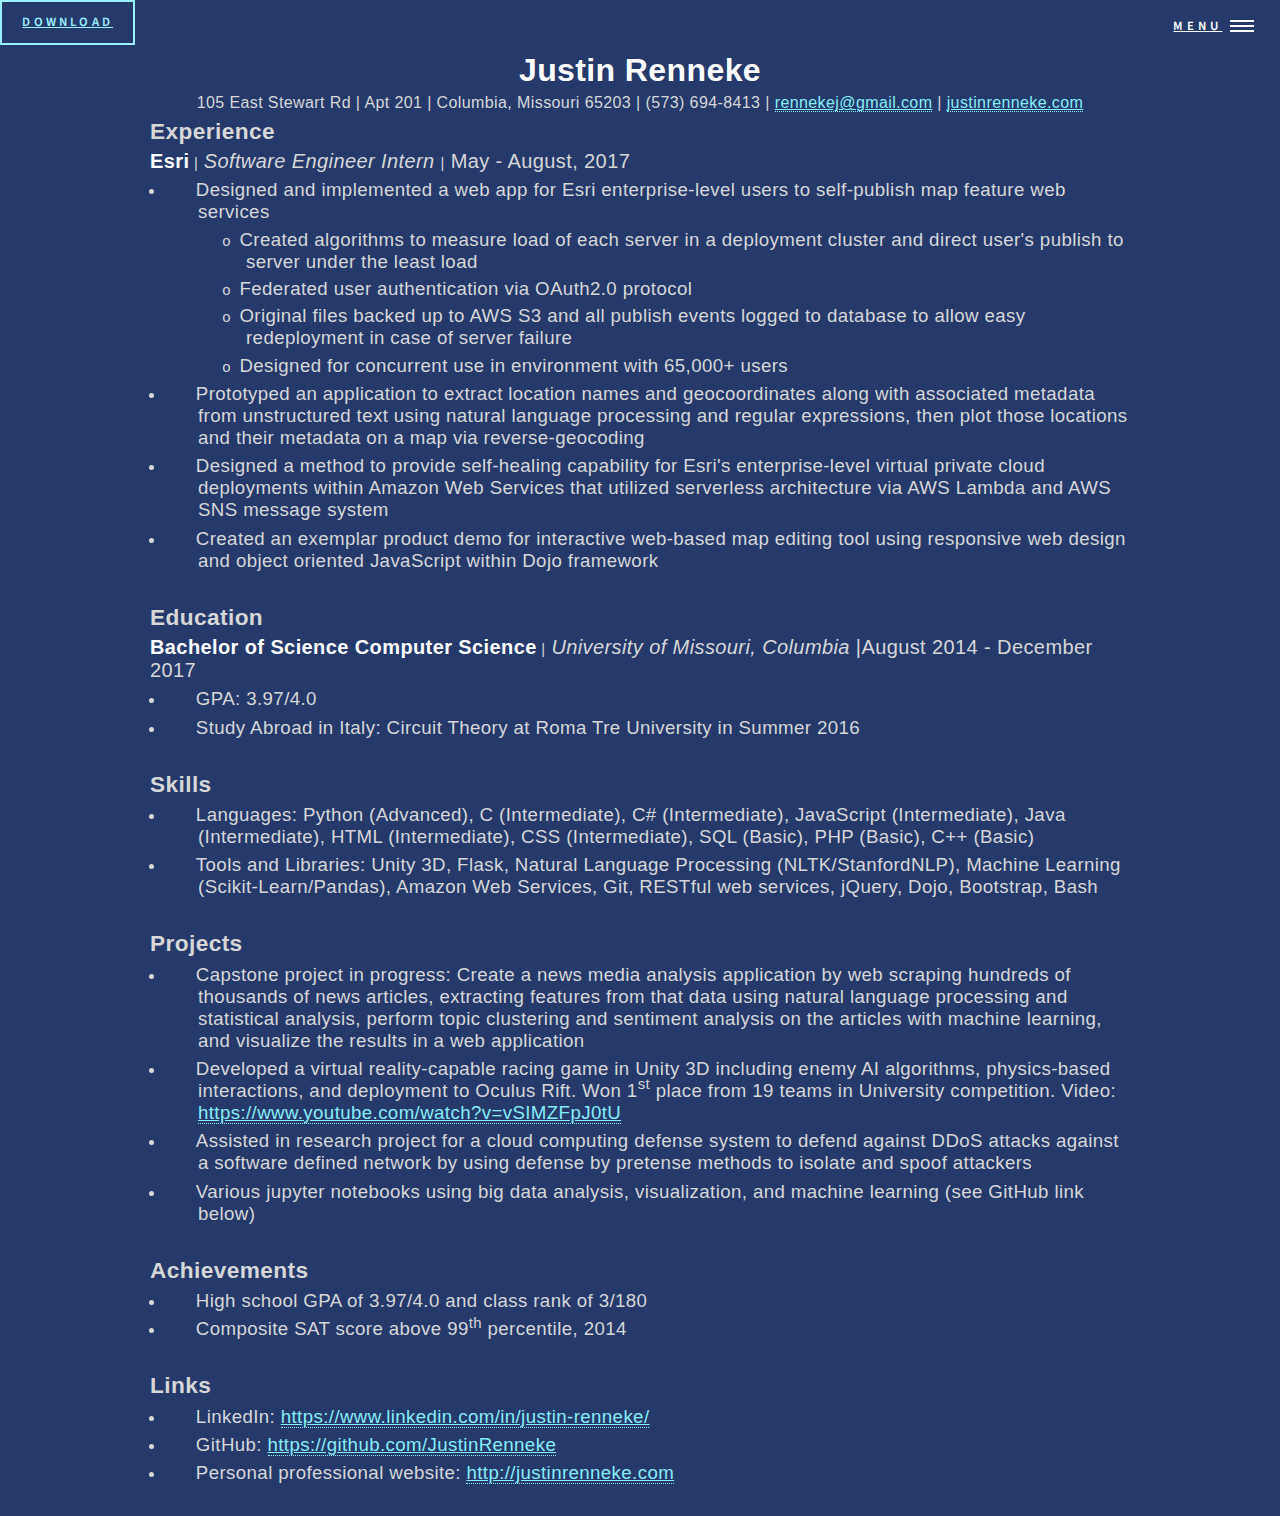
<file: resume.html>
<html xmlns:v="urn:schemas-microsoft-com:vml"
xmlns:o="urn:schemas-microsoft-com:office:office"
xmlns:w="urn:schemas-microsoft-com:office:word"
xmlns:m="http://schemas.microsoft.com/office/2004/12/omml"
xmlns="http://www.w3.org/TR/REC-html40">

<head>
<meta http-equiv=Content-Type content="text/html; charset=windows-1252">
<meta name=ProgId content=Word.Document>
<meta name=Generator content="Microsoft Word 15">
<meta name=Originator content="Microsoft Word 15">
<link rel=File-List href="resume_rennekej_files/filelist.xml">
<!--[if gte mso 9]><xml>
 <o:DocumentProperties>
  <o:Author>Justin</o:Author>
  <o:Template>Normal</o:Template>
  <o:LastAuthor>Justin Renneke</o:LastAuthor>
  <o:Revision>2</o:Revision>
  <o:TotalTime>1680</o:TotalTime>
  <o:LastPrinted>2016-09-13T05:02:00Z</o:LastPrinted>
  <o:Created>2017-07-05T05:11:00Z</o:Created>
  <o:LastSaved>2017-07-05T05:11:00Z</o:LastSaved>
  <o:Pages>1</o:Pages>
  <o:Words>487</o:Words>
  <o:Characters>2781</o:Characters>
  <o:Lines>23</o:Lines>
  <o:Paragraphs>6</o:Paragraphs>
  <o:CharactersWithSpaces>3262</o:CharactersWithSpaces>
  <o:Version>15.00</o:Version>
 </o:DocumentProperties>
 <o:OfficeDocumentSettings>
  <o:AllowPNG/>
 </o:OfficeDocumentSettings>
</xml><![endif]-->
<link rel=dataStoreItem href="resume_rennekej_files/item0001.xml"
target="resume_rennekej_files/props002.xml">
<link rel=themeData href="resume_rennekej_files/themedata.thmx">
<link rel=colorSchemeMapping href="resume_rennekej_files/colorschememapping.xml">
<!--[if gte mso 9]><xml>
 <w:WordDocument>
  <w:SpellingState>Clean</w:SpellingState>
  <w:GrammarState>Clean</w:GrammarState>
  <w:TrackMoves>false</w:TrackMoves>
  <w:TrackFormatting/>
  <w:PunctuationKerning/>
  <w:ValidateAgainstSchemas/>
  <w:SaveIfXMLInvalid>false</w:SaveIfXMLInvalid>
  <w:IgnoreMixedContent>false</w:IgnoreMixedContent>
  <w:AlwaysShowPlaceholderText>false</w:AlwaysShowPlaceholderText>
  <w:DoNotPromoteQF/>
  <w:LidThemeOther>EN-US</w:LidThemeOther>
  <w:LidThemeAsian>X-NONE</w:LidThemeAsian>
  <w:LidThemeComplexScript>X-NONE</w:LidThemeComplexScript>
  <w:Compatibility>
   <w:BreakWrappedTables/>
   <w:SnapToGridInCell/>
   <w:WrapTextWithPunct/>
   <w:UseAsianBreakRules/>
   <w:DontGrowAutofit/>
   <w:SplitPgBreakAndParaMark/>
   <w:EnableOpenTypeKerning/>
   <w:DontFlipMirrorIndents/>
   <w:OverrideTableStyleHps/>
  </w:Compatibility>
  <m:mathPr>
   <m:mathFont m:val="Cambria Math"/>
   <m:brkBin m:val="before"/>
   <m:brkBinSub m:val="&#45;-"/>
   <m:smallFrac m:val="off"/>
   <m:dispDef/>
   <m:lMargin m:val="0"/>
   <m:rMargin m:val="0"/>
   <m:defJc m:val="centerGroup"/>
   <m:wrapIndent m:val="1440"/>
   <m:intLim m:val="subSup"/>
   <m:naryLim m:val="undOvr"/>
  </m:mathPr></w:WordDocument>
</xml><![endif]--><!--[if gte mso 9]><xml>
 <w:LatentStyles DefLockedState="false" DefUnhideWhenUsed="false"
  DefSemiHidden="false" DefQFormat="false" DefPriority="99"
  LatentStyleCount="371">
  <w:LsdException Locked="false" Priority="0" QFormat="true" Name="Normal"/>
  <w:LsdException Locked="false" Priority="9" QFormat="true" Name="heading 1"/>
  <w:LsdException Locked="false" Priority="9" SemiHidden="true"
   UnhideWhenUsed="true" QFormat="true" Name="heading 2"/>
  <w:LsdException Locked="false" Priority="9" SemiHidden="true"
   UnhideWhenUsed="true" QFormat="true" Name="heading 3"/>
  <w:LsdException Locked="false" Priority="9" SemiHidden="true"
   UnhideWhenUsed="true" QFormat="true" Name="heading 4"/>
  <w:LsdException Locked="false" Priority="9" SemiHidden="true"
   UnhideWhenUsed="true" QFormat="true" Name="heading 5"/>
  <w:LsdException Locked="false" Priority="9" SemiHidden="true"
   UnhideWhenUsed="true" QFormat="true" Name="heading 6"/>
  <w:LsdException Locked="false" Priority="9" SemiHidden="true"
   UnhideWhenUsed="true" QFormat="true" Name="heading 7"/>
  <w:LsdException Locked="false" Priority="9" SemiHidden="true"
   UnhideWhenUsed="true" QFormat="true" Name="heading 8"/>
  <w:LsdException Locked="false" Priority="9" SemiHidden="true"
   UnhideWhenUsed="true" QFormat="true" Name="heading 9"/>
  <w:LsdException Locked="false" SemiHidden="true" UnhideWhenUsed="true"
   Name="index 1"/>
  <w:LsdException Locked="false" SemiHidden="true" UnhideWhenUsed="true"
   Name="index 2"/>
  <w:LsdException Locked="false" SemiHidden="true" UnhideWhenUsed="true"
   Name="index 3"/>
  <w:LsdException Locked="false" SemiHidden="true" UnhideWhenUsed="true"
   Name="index 4"/>
  <w:LsdException Locked="false" SemiHidden="true" UnhideWhenUsed="true"
   Name="index 5"/>
  <w:LsdException Locked="false" SemiHidden="true" UnhideWhenUsed="true"
   Name="index 6"/>
  <w:LsdException Locked="false" SemiHidden="true" UnhideWhenUsed="true"
   Name="index 7"/>
  <w:LsdException Locked="false" SemiHidden="true" UnhideWhenUsed="true"
   Name="index 8"/>
  <w:LsdException Locked="false" SemiHidden="true" UnhideWhenUsed="true"
   Name="index 9"/>
  <w:LsdException Locked="false" Priority="39" SemiHidden="true"
   UnhideWhenUsed="true" Name="toc 1"/>
  <w:LsdException Locked="false" Priority="39" SemiHidden="true"
   UnhideWhenUsed="true" Name="toc 2"/>
  <w:LsdException Locked="false" Priority="39" SemiHidden="true"
   UnhideWhenUsed="true" Name="toc 3"/>
  <w:LsdException Locked="false" Priority="39" SemiHidden="true"
   UnhideWhenUsed="true" Name="toc 4"/>
  <w:LsdException Locked="false" Priority="39" SemiHidden="true"
   UnhideWhenUsed="true" Name="toc 5"/>
  <w:LsdException Locked="false" Priority="39" SemiHidden="true"
   UnhideWhenUsed="true" Name="toc 6"/>
  <w:LsdException Locked="false" Priority="39" SemiHidden="true"
   UnhideWhenUsed="true" Name="toc 7"/>
  <w:LsdException Locked="false" Priority="39" SemiHidden="true"
   UnhideWhenUsed="true" Name="toc 8"/>
  <w:LsdException Locked="false" Priority="39" SemiHidden="true"
   UnhideWhenUsed="true" Name="toc 9"/>
  <w:LsdException Locked="false" SemiHidden="true" UnhideWhenUsed="true"
   Name="Normal Indent"/>
  <w:LsdException Locked="false" SemiHidden="true" UnhideWhenUsed="true"
   Name="footnote text"/>
  <w:LsdException Locked="false" SemiHidden="true" UnhideWhenUsed="true"
   Name="annotation text"/>
  <w:LsdException Locked="false" SemiHidden="true" UnhideWhenUsed="true"
   Name="header"/>
  <w:LsdException Locked="false" SemiHidden="true" UnhideWhenUsed="true"
   Name="footer"/>
  <w:LsdException Locked="false" SemiHidden="true" UnhideWhenUsed="true"
   Name="index heading"/>
  <w:LsdException Locked="false" Priority="35" SemiHidden="true"
   UnhideWhenUsed="true" QFormat="true" Name="caption"/>
  <w:LsdException Locked="false" SemiHidden="true" UnhideWhenUsed="true"
   Name="table of figures"/>
  <w:LsdException Locked="false" SemiHidden="true" UnhideWhenUsed="true"
   Name="envelope address"/>
  <w:LsdException Locked="false" SemiHidden="true" UnhideWhenUsed="true"
   Name="envelope return"/>
  <w:LsdException Locked="false" SemiHidden="true" UnhideWhenUsed="true"
   Name="footnote reference"/>
  <w:LsdException Locked="false" SemiHidden="true" UnhideWhenUsed="true"
   Name="annotation reference"/>
  <w:LsdException Locked="false" SemiHidden="true" UnhideWhenUsed="true"
   Name="line number"/>
  <w:LsdException Locked="false" SemiHidden="true" UnhideWhenUsed="true"
   Name="page number"/>
  <w:LsdException Locked="false" SemiHidden="true" UnhideWhenUsed="true"
   Name="endnote reference"/>
  <w:LsdException Locked="false" SemiHidden="true" UnhideWhenUsed="true"
   Name="endnote text"/>
  <w:LsdException Locked="false" SemiHidden="true" UnhideWhenUsed="true"
   Name="table of authorities"/>
  <w:LsdException Locked="false" SemiHidden="true" UnhideWhenUsed="true"
   Name="macro"/>
  <w:LsdException Locked="false" SemiHidden="true" UnhideWhenUsed="true"
   Name="toa heading"/>
  <w:LsdException Locked="false" SemiHidden="true" UnhideWhenUsed="true"
   Name="List"/>
  <w:LsdException Locked="false" SemiHidden="true" UnhideWhenUsed="true"
   Name="List Bullet"/>
  <w:LsdException Locked="false" SemiHidden="true" UnhideWhenUsed="true"
   Name="List Number"/>
  <w:LsdException Locked="false" SemiHidden="true" UnhideWhenUsed="true"
   Name="List 2"/>
  <w:LsdException Locked="false" SemiHidden="true" UnhideWhenUsed="true"
   Name="List 3"/>
  <w:LsdException Locked="false" SemiHidden="true" UnhideWhenUsed="true"
   Name="List 4"/>
  <w:LsdException Locked="false" SemiHidden="true" UnhideWhenUsed="true"
   Name="List 5"/>
  <w:LsdException Locked="false" SemiHidden="true" UnhideWhenUsed="true"
   Name="List Bullet 2"/>
  <w:LsdException Locked="false" SemiHidden="true" UnhideWhenUsed="true"
   Name="List Bullet 3"/>
  <w:LsdException Locked="false" SemiHidden="true" UnhideWhenUsed="true"
   Name="List Bullet 4"/>
  <w:LsdException Locked="false" SemiHidden="true" UnhideWhenUsed="true"
   Name="List Bullet 5"/>
  <w:LsdException Locked="false" SemiHidden="true" UnhideWhenUsed="true"
   Name="List Number 2"/>
  <w:LsdException Locked="false" SemiHidden="true" UnhideWhenUsed="true"
   Name="List Number 3"/>
  <w:LsdException Locked="false" SemiHidden="true" UnhideWhenUsed="true"
   Name="List Number 4"/>
  <w:LsdException Locked="false" SemiHidden="true" UnhideWhenUsed="true"
   Name="List Number 5"/>
  <w:LsdException Locked="false" Priority="10" QFormat="true" Name="Title"/>
  <w:LsdException Locked="false" SemiHidden="true" UnhideWhenUsed="true"
   Name="Closing"/>
  <w:LsdException Locked="false" SemiHidden="true" UnhideWhenUsed="true"
   Name="Signature"/>
  <w:LsdException Locked="false" Priority="1" SemiHidden="true"
   UnhideWhenUsed="true" Name="Default Paragraph Font"/>
  <w:LsdException Locked="false" SemiHidden="true" UnhideWhenUsed="true"
   Name="Body Text"/>
  <w:LsdException Locked="false" SemiHidden="true" UnhideWhenUsed="true"
   Name="Body Text Indent"/>
  <w:LsdException Locked="false" SemiHidden="true" UnhideWhenUsed="true"
   Name="List Continue"/>
  <w:LsdException Locked="false" SemiHidden="true" UnhideWhenUsed="true"
   Name="List Continue 2"/>
  <w:LsdException Locked="false" SemiHidden="true" UnhideWhenUsed="true"
   Name="List Continue 3"/>
  <w:LsdException Locked="false" SemiHidden="true" UnhideWhenUsed="true"
   Name="List Continue 4"/>
  <w:LsdException Locked="false" SemiHidden="true" UnhideWhenUsed="true"
   Name="List Continue 5"/>
  <w:LsdException Locked="false" SemiHidden="true" UnhideWhenUsed="true"
   Name="Message Header"/>
  <w:LsdException Locked="false" Priority="11" QFormat="true" Name="Subtitle"/>
  <w:LsdException Locked="false" SemiHidden="true" UnhideWhenUsed="true"
   Name="Salutation"/>
  <w:LsdException Locked="false" SemiHidden="true" UnhideWhenUsed="true"
   Name="Date"/>
  <w:LsdException Locked="false" SemiHidden="true" UnhideWhenUsed="true"
   Name="Body Text First Indent"/>
  <w:LsdException Locked="false" SemiHidden="true" UnhideWhenUsed="true"
   Name="Body Text First Indent 2"/>
  <w:LsdException Locked="false" SemiHidden="true" UnhideWhenUsed="true"
   Name="Note Heading"/>
  <w:LsdException Locked="false" SemiHidden="true" UnhideWhenUsed="true"
   Name="Body Text 2"/>
  <w:LsdException Locked="false" SemiHidden="true" UnhideWhenUsed="true"
   Name="Body Text 3"/>
  <w:LsdException Locked="false" SemiHidden="true" UnhideWhenUsed="true"
   Name="Body Text Indent 2"/>
  <w:LsdException Locked="false" SemiHidden="true" UnhideWhenUsed="true"
   Name="Body Text Indent 3"/>
  <w:LsdException Locked="false" SemiHidden="true" UnhideWhenUsed="true"
   Name="Block Text"/>
  <w:LsdException Locked="false" SemiHidden="true" UnhideWhenUsed="true"
   Name="Hyperlink"/>
  <w:LsdException Locked="false" SemiHidden="true" UnhideWhenUsed="true"
   Name="FollowedHyperlink"/>
  <w:LsdException Locked="false" Priority="22" QFormat="true" Name="Strong"/>
  <w:LsdException Locked="false" Priority="20" QFormat="true" Name="Emphasis"/>
  <w:LsdException Locked="false" SemiHidden="true" UnhideWhenUsed="true"
   Name="Document Map"/>
  <w:LsdException Locked="false" SemiHidden="true" UnhideWhenUsed="true"
   Name="Plain Text"/>
  <w:LsdException Locked="false" SemiHidden="true" UnhideWhenUsed="true"
   Name="E-mail Signature"/>
  <w:LsdException Locked="false" SemiHidden="true" UnhideWhenUsed="true"
   Name="HTML Top of Form"/>
  <w:LsdException Locked="false" SemiHidden="true" UnhideWhenUsed="true"
   Name="HTML Bottom of Form"/>
  <w:LsdException Locked="false" SemiHidden="true" UnhideWhenUsed="true"
   Name="Normal (Web)"/>
  <w:LsdException Locked="false" SemiHidden="true" UnhideWhenUsed="true"
   Name="HTML Acronym"/>
  <w:LsdException Locked="false" SemiHidden="true" UnhideWhenUsed="true"
   Name="HTML Address"/>
  <w:LsdException Locked="false" SemiHidden="true" UnhideWhenUsed="true"
   Name="HTML Cite"/>
  <w:LsdException Locked="false" SemiHidden="true" UnhideWhenUsed="true"
   Name="HTML Code"/>
  <w:LsdException Locked="false" SemiHidden="true" UnhideWhenUsed="true"
   Name="HTML Definition"/>
  <w:LsdException Locked="false" SemiHidden="true" UnhideWhenUsed="true"
   Name="HTML Keyboard"/>
  <w:LsdException Locked="false" SemiHidden="true" UnhideWhenUsed="true"
   Name="HTML Preformatted"/>
  <w:LsdException Locked="false" SemiHidden="true" UnhideWhenUsed="true"
   Name="HTML Sample"/>
  <w:LsdException Locked="false" SemiHidden="true" UnhideWhenUsed="true"
   Name="HTML Typewriter"/>
  <w:LsdException Locked="false" SemiHidden="true" UnhideWhenUsed="true"
   Name="HTML Variable"/>
  <w:LsdException Locked="false" SemiHidden="true" UnhideWhenUsed="true"
   Name="Normal Table"/>
  <w:LsdException Locked="false" SemiHidden="true" UnhideWhenUsed="true"
   Name="annotation subject"/>
  <w:LsdException Locked="false" SemiHidden="true" UnhideWhenUsed="true"
   Name="No List"/>
  <w:LsdException Locked="false" SemiHidden="true" UnhideWhenUsed="true"
   Name="Outline List 1"/>
  <w:LsdException Locked="false" SemiHidden="true" UnhideWhenUsed="true"
   Name="Outline List 2"/>
  <w:LsdException Locked="false" SemiHidden="true" UnhideWhenUsed="true"
   Name="Outline List 3"/>
  <w:LsdException Locked="false" SemiHidden="true" UnhideWhenUsed="true"
   Name="Table Simple 1"/>
  <w:LsdException Locked="false" SemiHidden="true" UnhideWhenUsed="true"
   Name="Table Simple 2"/>
  <w:LsdException Locked="false" SemiHidden="true" UnhideWhenUsed="true"
   Name="Table Simple 3"/>
  <w:LsdException Locked="false" SemiHidden="true" UnhideWhenUsed="true"
   Name="Table Classic 1"/>
  <w:LsdException Locked="false" SemiHidden="true" UnhideWhenUsed="true"
   Name="Table Classic 2"/>
  <w:LsdException Locked="false" SemiHidden="true" UnhideWhenUsed="true"
   Name="Table Classic 3"/>
  <w:LsdException Locked="false" SemiHidden="true" UnhideWhenUsed="true"
   Name="Table Classic 4"/>
  <w:LsdException Locked="false" SemiHidden="true" UnhideWhenUsed="true"
   Name="Table Colorful 1"/>
  <w:LsdException Locked="false" SemiHidden="true" UnhideWhenUsed="true"
   Name="Table Colorful 2"/>
  <w:LsdException Locked="false" SemiHidden="true" UnhideWhenUsed="true"
   Name="Table Colorful 3"/>
  <w:LsdException Locked="false" SemiHidden="true" UnhideWhenUsed="true"
   Name="Table Columns 1"/>
  <w:LsdException Locked="false" SemiHidden="true" UnhideWhenUsed="true"
   Name="Table Columns 2"/>
  <w:LsdException Locked="false" SemiHidden="true" UnhideWhenUsed="true"
   Name="Table Columns 3"/>
  <w:LsdException Locked="false" SemiHidden="true" UnhideWhenUsed="true"
   Name="Table Columns 4"/>
  <w:LsdException Locked="false" SemiHidden="true" UnhideWhenUsed="true"
   Name="Table Columns 5"/>
  <w:LsdException Locked="false" SemiHidden="true" UnhideWhenUsed="true"
   Name="Table Grid 1"/>
  <w:LsdException Locked="false" SemiHidden="true" UnhideWhenUsed="true"
   Name="Table Grid 2"/>
  <w:LsdException Locked="false" SemiHidden="true" UnhideWhenUsed="true"
   Name="Table Grid 3"/>
  <w:LsdException Locked="false" SemiHidden="true" UnhideWhenUsed="true"
   Name="Table Grid 4"/>
  <w:LsdException Locked="false" SemiHidden="true" UnhideWhenUsed="true"
   Name="Table Grid 5"/>
  <w:LsdException Locked="false" SemiHidden="true" UnhideWhenUsed="true"
   Name="Table Grid 6"/>
  <w:LsdException Locked="false" SemiHidden="true" UnhideWhenUsed="true"
   Name="Table Grid 7"/>
  <w:LsdException Locked="false" SemiHidden="true" UnhideWhenUsed="true"
   Name="Table Grid 8"/>
  <w:LsdException Locked="false" SemiHidden="true" UnhideWhenUsed="true"
   Name="Table List 1"/>
  <w:LsdException Locked="false" SemiHidden="true" UnhideWhenUsed="true"
   Name="Table List 2"/>
  <w:LsdException Locked="false" SemiHidden="true" UnhideWhenUsed="true"
   Name="Table List 3"/>
  <w:LsdException Locked="false" SemiHidden="true" UnhideWhenUsed="true"
   Name="Table List 4"/>
  <w:LsdException Locked="false" SemiHidden="true" UnhideWhenUsed="true"
   Name="Table List 5"/>
  <w:LsdException Locked="false" SemiHidden="true" UnhideWhenUsed="true"
   Name="Table List 6"/>
  <w:LsdException Locked="false" SemiHidden="true" UnhideWhenUsed="true"
   Name="Table List 7"/>
  <w:LsdException Locked="false" SemiHidden="true" UnhideWhenUsed="true"
   Name="Table List 8"/>
  <w:LsdException Locked="false" SemiHidden="true" UnhideWhenUsed="true"
   Name="Table 3D effects 1"/>
  <w:LsdException Locked="false" SemiHidden="true" UnhideWhenUsed="true"
   Name="Table 3D effects 2"/>
  <w:LsdException Locked="false" SemiHidden="true" UnhideWhenUsed="true"
   Name="Table 3D effects 3"/>
  <w:LsdException Locked="false" SemiHidden="true" UnhideWhenUsed="true"
   Name="Table Contemporary"/>
  <w:LsdException Locked="false" SemiHidden="true" UnhideWhenUsed="true"
   Name="Table Elegant"/>
  <w:LsdException Locked="false" SemiHidden="true" UnhideWhenUsed="true"
   Name="Table Professional"/>
  <w:LsdException Locked="false" SemiHidden="true" UnhideWhenUsed="true"
   Name="Table Subtle 1"/>
  <w:LsdException Locked="false" SemiHidden="true" UnhideWhenUsed="true"
   Name="Table Subtle 2"/>
  <w:LsdException Locked="false" SemiHidden="true" UnhideWhenUsed="true"
   Name="Table Web 1"/>
  <w:LsdException Locked="false" SemiHidden="true" UnhideWhenUsed="true"
   Name="Table Web 2"/>
  <w:LsdException Locked="false" SemiHidden="true" UnhideWhenUsed="true"
   Name="Table Web 3"/>
  <w:LsdException Locked="false" SemiHidden="true" UnhideWhenUsed="true"
   Name="Balloon Text"/>
  <w:LsdException Locked="false" Priority="59" Name="Table Grid"/>
  <w:LsdException Locked="false" SemiHidden="true" UnhideWhenUsed="true"
   Name="Table Theme"/>
  <w:LsdException Locked="false" SemiHidden="true" Name="Placeholder Text"/>
  <w:LsdException Locked="false" Priority="1" QFormat="true" Name="No Spacing"/>
  <w:LsdException Locked="false" Priority="60" Name="Light Shading"/>
  <w:LsdException Locked="false" Priority="61" Name="Light List"/>
  <w:LsdException Locked="false" Priority="62" Name="Light Grid"/>
  <w:LsdException Locked="false" Priority="63" Name="Medium Shading 1"/>
  <w:LsdException Locked="false" Priority="64" Name="Medium Shading 2"/>
  <w:LsdException Locked="false" Priority="65" Name="Medium List 1"/>
  <w:LsdException Locked="false" Priority="66" Name="Medium List 2"/>
  <w:LsdException Locked="false" Priority="67" Name="Medium Grid 1"/>
  <w:LsdException Locked="false" Priority="68" Name="Medium Grid 2"/>
  <w:LsdException Locked="false" Priority="69" Name="Medium Grid 3"/>
  <w:LsdException Locked="false" Priority="70" Name="Dark List"/>
  <w:LsdException Locked="false" Priority="71" Name="Colorful Shading"/>
  <w:LsdException Locked="false" Priority="72" Name="Colorful List"/>
  <w:LsdException Locked="false" Priority="73" Name="Colorful Grid"/>
  <w:LsdException Locked="false" Priority="60" Name="Light Shading Accent 1"/>
  <w:LsdException Locked="false" Priority="61" Name="Light List Accent 1"/>
  <w:LsdException Locked="false" Priority="62" Name="Light Grid Accent 1"/>
  <w:LsdException Locked="false" Priority="63" Name="Medium Shading 1 Accent 1"/>
  <w:LsdException Locked="false" Priority="64" Name="Medium Shading 2 Accent 1"/>
  <w:LsdException Locked="false" Priority="65" Name="Medium List 1 Accent 1"/>
  <w:LsdException Locked="false" SemiHidden="true" Name="Revision"/>
  <w:LsdException Locked="false" Priority="34" QFormat="true"
   Name="List Paragraph"/>
  <w:LsdException Locked="false" Priority="29" QFormat="true" Name="Quote"/>
  <w:LsdException Locked="false" Priority="30" QFormat="true"
   Name="Intense Quote"/>
  <w:LsdException Locked="false" Priority="66" Name="Medium List 2 Accent 1"/>
  <w:LsdException Locked="false" Priority="67" Name="Medium Grid 1 Accent 1"/>
  <w:LsdException Locked="false" Priority="68" Name="Medium Grid 2 Accent 1"/>
  <w:LsdException Locked="false" Priority="69" Name="Medium Grid 3 Accent 1"/>
  <w:LsdException Locked="false" Priority="70" Name="Dark List Accent 1"/>
  <w:LsdException Locked="false" Priority="71" Name="Colorful Shading Accent 1"/>
  <w:LsdException Locked="false" Priority="72" Name="Colorful List Accent 1"/>
  <w:LsdException Locked="false" Priority="73" Name="Colorful Grid Accent 1"/>
  <w:LsdException Locked="false" Priority="60" Name="Light Shading Accent 2"/>
  <w:LsdException Locked="false" Priority="61" Name="Light List Accent 2"/>
  <w:LsdException Locked="false" Priority="62" Name="Light Grid Accent 2"/>
  <w:LsdException Locked="false" Priority="63" Name="Medium Shading 1 Accent 2"/>
  <w:LsdException Locked="false" Priority="64" Name="Medium Shading 2 Accent 2"/>
  <w:LsdException Locked="false" Priority="65" Name="Medium List 1 Accent 2"/>
  <w:LsdException Locked="false" Priority="66" Name="Medium List 2 Accent 2"/>
  <w:LsdException Locked="false" Priority="67" Name="Medium Grid 1 Accent 2"/>
  <w:LsdException Locked="false" Priority="68" Name="Medium Grid 2 Accent 2"/>
  <w:LsdException Locked="false" Priority="69" Name="Medium Grid 3 Accent 2"/>
  <w:LsdException Locked="false" Priority="70" Name="Dark List Accent 2"/>
  <w:LsdException Locked="false" Priority="71" Name="Colorful Shading Accent 2"/>
  <w:LsdException Locked="false" Priority="72" Name="Colorful List Accent 2"/>
  <w:LsdException Locked="false" Priority="73" Name="Colorful Grid Accent 2"/>
  <w:LsdException Locked="false" Priority="60" Name="Light Shading Accent 3"/>
  <w:LsdException Locked="false" Priority="61" Name="Light List Accent 3"/>
  <w:LsdException Locked="false" Priority="62" Name="Light Grid Accent 3"/>
  <w:LsdException Locked="false" Priority="63" Name="Medium Shading 1 Accent 3"/>
  <w:LsdException Locked="false" Priority="64" Name="Medium Shading 2 Accent 3"/>
  <w:LsdException Locked="false" Priority="65" Name="Medium List 1 Accent 3"/>
  <w:LsdException Locked="false" Priority="66" Name="Medium List 2 Accent 3"/>
  <w:LsdException Locked="false" Priority="67" Name="Medium Grid 1 Accent 3"/>
  <w:LsdException Locked="false" Priority="68" Name="Medium Grid 2 Accent 3"/>
  <w:LsdException Locked="false" Priority="69" Name="Medium Grid 3 Accent 3"/>
  <w:LsdException Locked="false" Priority="70" Name="Dark List Accent 3"/>
  <w:LsdException Locked="false" Priority="71" Name="Colorful Shading Accent 3"/>
  <w:LsdException Locked="false" Priority="72" Name="Colorful List Accent 3"/>
  <w:LsdException Locked="false" Priority="73" Name="Colorful Grid Accent 3"/>
  <w:LsdException Locked="false" Priority="60" Name="Light Shading Accent 4"/>
  <w:LsdException Locked="false" Priority="61" Name="Light List Accent 4"/>
  <w:LsdException Locked="false" Priority="62" Name="Light Grid Accent 4"/>
  <w:LsdException Locked="false" Priority="63" Name="Medium Shading 1 Accent 4"/>
  <w:LsdException Locked="false" Priority="64" Name="Medium Shading 2 Accent 4"/>
  <w:LsdException Locked="false" Priority="65" Name="Medium List 1 Accent 4"/>
  <w:LsdException Locked="false" Priority="66" Name="Medium List 2 Accent 4"/>
  <w:LsdException Locked="false" Priority="67" Name="Medium Grid 1 Accent 4"/>
  <w:LsdException Locked="false" Priority="68" Name="Medium Grid 2 Accent 4"/>
  <w:LsdException Locked="false" Priority="69" Name="Medium Grid 3 Accent 4"/>
  <w:LsdException Locked="false" Priority="70" Name="Dark List Accent 4"/>
  <w:LsdException Locked="false" Priority="71" Name="Colorful Shading Accent 4"/>
  <w:LsdException Locked="false" Priority="72" Name="Colorful List Accent 4"/>
  <w:LsdException Locked="false" Priority="73" Name="Colorful Grid Accent 4"/>
  <w:LsdException Locked="false" Priority="60" Name="Light Shading Accent 5"/>
  <w:LsdException Locked="false" Priority="61" Name="Light List Accent 5"/>
  <w:LsdException Locked="false" Priority="62" Name="Light Grid Accent 5"/>
  <w:LsdException Locked="false" Priority="63" Name="Medium Shading 1 Accent 5"/>
  <w:LsdException Locked="false" Priority="64" Name="Medium Shading 2 Accent 5"/>
  <w:LsdException Locked="false" Priority="65" Name="Medium List 1 Accent 5"/>
  <w:LsdException Locked="false" Priority="66" Name="Medium List 2 Accent 5"/>
  <w:LsdException Locked="false" Priority="67" Name="Medium Grid 1 Accent 5"/>
  <w:LsdException Locked="false" Priority="68" Name="Medium Grid 2 Accent 5"/>
  <w:LsdException Locked="false" Priority="69" Name="Medium Grid 3 Accent 5"/>
  <w:LsdException Locked="false" Priority="70" Name="Dark List Accent 5"/>
  <w:LsdException Locked="false" Priority="71" Name="Colorful Shading Accent 5"/>
  <w:LsdException Locked="false" Priority="72" Name="Colorful List Accent 5"/>
  <w:LsdException Locked="false" Priority="73" Name="Colorful Grid Accent 5"/>
  <w:LsdException Locked="false" Priority="60" Name="Light Shading Accent 6"/>
  <w:LsdException Locked="false" Priority="61" Name="Light List Accent 6"/>
  <w:LsdException Locked="false" Priority="62" Name="Light Grid Accent 6"/>
  <w:LsdException Locked="false" Priority="63" Name="Medium Shading 1 Accent 6"/>
  <w:LsdException Locked="false" Priority="64" Name="Medium Shading 2 Accent 6"/>
  <w:LsdException Locked="false" Priority="65" Name="Medium List 1 Accent 6"/>
  <w:LsdException Locked="false" Priority="66" Name="Medium List 2 Accent 6"/>
  <w:LsdException Locked="false" Priority="67" Name="Medium Grid 1 Accent 6"/>
  <w:LsdException Locked="false" Priority="68" Name="Medium Grid 2 Accent 6"/>
  <w:LsdException Locked="false" Priority="69" Name="Medium Grid 3 Accent 6"/>
  <w:LsdException Locked="false" Priority="70" Name="Dark List Accent 6"/>
  <w:LsdException Locked="false" Priority="71" Name="Colorful Shading Accent 6"/>
  <w:LsdException Locked="false" Priority="72" Name="Colorful List Accent 6"/>
  <w:LsdException Locked="false" Priority="73" Name="Colorful Grid Accent 6"/>
  <w:LsdException Locked="false" Priority="19" QFormat="true"
   Name="Subtle Emphasis"/>
  <w:LsdException Locked="false" Priority="21" QFormat="true"
   Name="Intense Emphasis"/>
  <w:LsdException Locked="false" Priority="31" QFormat="true"
   Name="Subtle Reference"/>
  <w:LsdException Locked="false" Priority="32" QFormat="true"
   Name="Intense Reference"/>
  <w:LsdException Locked="false" Priority="33" QFormat="true" Name="Book Title"/>
  <w:LsdException Locked="false" Priority="37" SemiHidden="true"
   UnhideWhenUsed="true" Name="Bibliography"/>
  <w:LsdException Locked="false" Priority="39" SemiHidden="true"
   UnhideWhenUsed="true" QFormat="true" Name="TOC Heading"/>
  <w:LsdException Locked="false" Priority="41" Name="Plain Table 1"/>
  <w:LsdException Locked="false" Priority="42" Name="Plain Table 2"/>
  <w:LsdException Locked="false" Priority="43" Name="Plain Table 3"/>
  <w:LsdException Locked="false" Priority="44" Name="Plain Table 4"/>
  <w:LsdException Locked="false" Priority="45" Name="Plain Table 5"/>
  <w:LsdException Locked="false" Priority="40" Name="Grid Table Light"/>
  <w:LsdException Locked="false" Priority="46" Name="Grid Table 1 Light"/>
  <w:LsdException Locked="false" Priority="47" Name="Grid Table 2"/>
  <w:LsdException Locked="false" Priority="48" Name="Grid Table 3"/>
  <w:LsdException Locked="false" Priority="49" Name="Grid Table 4"/>
  <w:LsdException Locked="false" Priority="50" Name="Grid Table 5 Dark"/>
  <w:LsdException Locked="false" Priority="51" Name="Grid Table 6 Colorful"/>
  <w:LsdException Locked="false" Priority="52" Name="Grid Table 7 Colorful"/>
  <w:LsdException Locked="false" Priority="46"
   Name="Grid Table 1 Light Accent 1"/>
  <w:LsdException Locked="false" Priority="47" Name="Grid Table 2 Accent 1"/>
  <w:LsdException Locked="false" Priority="48" Name="Grid Table 3 Accent 1"/>
  <w:LsdException Locked="false" Priority="49" Name="Grid Table 4 Accent 1"/>
  <w:LsdException Locked="false" Priority="50" Name="Grid Table 5 Dark Accent 1"/>
  <w:LsdException Locked="false" Priority="51"
   Name="Grid Table 6 Colorful Accent 1"/>
  <w:LsdException Locked="false" Priority="52"
   Name="Grid Table 7 Colorful Accent 1"/>
  <w:LsdException Locked="false" Priority="46"
   Name="Grid Table 1 Light Accent 2"/>
  <w:LsdException Locked="false" Priority="47" Name="Grid Table 2 Accent 2"/>
  <w:LsdException Locked="false" Priority="48" Name="Grid Table 3 Accent 2"/>
  <w:LsdException Locked="false" Priority="49" Name="Grid Table 4 Accent 2"/>
  <w:LsdException Locked="false" Priority="50" Name="Grid Table 5 Dark Accent 2"/>
  <w:LsdException Locked="false" Priority="51"
   Name="Grid Table 6 Colorful Accent 2"/>
  <w:LsdException Locked="false" Priority="52"
   Name="Grid Table 7 Colorful Accent 2"/>
  <w:LsdException Locked="false" Priority="46"
   Name="Grid Table 1 Light Accent 3"/>
  <w:LsdException Locked="false" Priority="47" Name="Grid Table 2 Accent 3"/>
  <w:LsdException Locked="false" Priority="48" Name="Grid Table 3 Accent 3"/>
  <w:LsdException Locked="false" Priority="49" Name="Grid Table 4 Accent 3"/>
  <w:LsdException Locked="false" Priority="50" Name="Grid Table 5 Dark Accent 3"/>
  <w:LsdException Locked="false" Priority="51"
   Name="Grid Table 6 Colorful Accent 3"/>
  <w:LsdException Locked="false" Priority="52"
   Name="Grid Table 7 Colorful Accent 3"/>
  <w:LsdException Locked="false" Priority="46"
   Name="Grid Table 1 Light Accent 4"/>
  <w:LsdException Locked="false" Priority="47" Name="Grid Table 2 Accent 4"/>
  <w:LsdException Locked="false" Priority="48" Name="Grid Table 3 Accent 4"/>
  <w:LsdException Locked="false" Priority="49" Name="Grid Table 4 Accent 4"/>
  <w:LsdException Locked="false" Priority="50" Name="Grid Table 5 Dark Accent 4"/>
  <w:LsdException Locked="false" Priority="51"
   Name="Grid Table 6 Colorful Accent 4"/>
  <w:LsdException Locked="false" Priority="52"
   Name="Grid Table 7 Colorful Accent 4"/>
  <w:LsdException Locked="false" Priority="46"
   Name="Grid Table 1 Light Accent 5"/>
  <w:LsdException Locked="false" Priority="47" Name="Grid Table 2 Accent 5"/>
  <w:LsdException Locked="false" Priority="48" Name="Grid Table 3 Accent 5"/>
  <w:LsdException Locked="false" Priority="49" Name="Grid Table 4 Accent 5"/>
  <w:LsdException Locked="false" Priority="50" Name="Grid Table 5 Dark Accent 5"/>
  <w:LsdException Locked="false" Priority="51"
   Name="Grid Table 6 Colorful Accent 5"/>
  <w:LsdException Locked="false" Priority="52"
   Name="Grid Table 7 Colorful Accent 5"/>
  <w:LsdException Locked="false" Priority="46"
   Name="Grid Table 1 Light Accent 6"/>
  <w:LsdException Locked="false" Priority="47" Name="Grid Table 2 Accent 6"/>
  <w:LsdException Locked="false" Priority="48" Name="Grid Table 3 Accent 6"/>
  <w:LsdException Locked="false" Priority="49" Name="Grid Table 4 Accent 6"/>
  <w:LsdException Locked="false" Priority="50" Name="Grid Table 5 Dark Accent 6"/>
  <w:LsdException Locked="false" Priority="51"
   Name="Grid Table 6 Colorful Accent 6"/>
  <w:LsdException Locked="false" Priority="52"
   Name="Grid Table 7 Colorful Accent 6"/>
  <w:LsdException Locked="false" Priority="46" Name="List Table 1 Light"/>
  <w:LsdException Locked="false" Priority="47" Name="List Table 2"/>
  <w:LsdException Locked="false" Priority="48" Name="List Table 3"/>
  <w:LsdException Locked="false" Priority="49" Name="List Table 4"/>
  <w:LsdException Locked="false" Priority="50" Name="List Table 5 Dark"/>
  <w:LsdException Locked="false" Priority="51" Name="List Table 6 Colorful"/>
  <w:LsdException Locked="false" Priority="52" Name="List Table 7 Colorful"/>
  <w:LsdException Locked="false" Priority="46"
   Name="List Table 1 Light Accent 1"/>
  <w:LsdException Locked="false" Priority="47" Name="List Table 2 Accent 1"/>
  <w:LsdException Locked="false" Priority="48" Name="List Table 3 Accent 1"/>
  <w:LsdException Locked="false" Priority="49" Name="List Table 4 Accent 1"/>
  <w:LsdException Locked="false" Priority="50" Name="List Table 5 Dark Accent 1"/>
  <w:LsdException Locked="false" Priority="51"
   Name="List Table 6 Colorful Accent 1"/>
  <w:LsdException Locked="false" Priority="52"
   Name="List Table 7 Colorful Accent 1"/>
  <w:LsdException Locked="false" Priority="46"
   Name="List Table 1 Light Accent 2"/>
  <w:LsdException Locked="false" Priority="47" Name="List Table 2 Accent 2"/>
  <w:LsdException Locked="false" Priority="48" Name="List Table 3 Accent 2"/>
  <w:LsdException Locked="false" Priority="49" Name="List Table 4 Accent 2"/>
  <w:LsdException Locked="false" Priority="50" Name="List Table 5 Dark Accent 2"/>
  <w:LsdException Locked="false" Priority="51"
   Name="List Table 6 Colorful Accent 2"/>
  <w:LsdException Locked="false" Priority="52"
   Name="List Table 7 Colorful Accent 2"/>
  <w:LsdException Locked="false" Priority="46"
   Name="List Table 1 Light Accent 3"/>
  <w:LsdException Locked="false" Priority="47" Name="List Table 2 Accent 3"/>
  <w:LsdException Locked="false" Priority="48" Name="List Table 3 Accent 3"/>
  <w:LsdException Locked="false" Priority="49" Name="List Table 4 Accent 3"/>
  <w:LsdException Locked="false" Priority="50" Name="List Table 5 Dark Accent 3"/>
  <w:LsdException Locked="false" Priority="51"
   Name="List Table 6 Colorful Accent 3"/>
  <w:LsdException Locked="false" Priority="52"
   Name="List Table 7 Colorful Accent 3"/>
  <w:LsdException Locked="false" Priority="46"
   Name="List Table 1 Light Accent 4"/>
  <w:LsdException Locked="false" Priority="47" Name="List Table 2 Accent 4"/>
  <w:LsdException Locked="false" Priority="48" Name="List Table 3 Accent 4"/>
  <w:LsdException Locked="false" Priority="49" Name="List Table 4 Accent 4"/>
  <w:LsdException Locked="false" Priority="50" Name="List Table 5 Dark Accent 4"/>
  <w:LsdException Locked="false" Priority="51"
   Name="List Table 6 Colorful Accent 4"/>
  <w:LsdException Locked="false" Priority="52"
   Name="List Table 7 Colorful Accent 4"/>
  <w:LsdException Locked="false" Priority="46"
   Name="List Table 1 Light Accent 5"/>
  <w:LsdException Locked="false" Priority="47" Name="List Table 2 Accent 5"/>
  <w:LsdException Locked="false" Priority="48" Name="List Table 3 Accent 5"/>
  <w:LsdException Locked="false" Priority="49" Name="List Table 4 Accent 5"/>
  <w:LsdException Locked="false" Priority="50" Name="List Table 5 Dark Accent 5"/>
  <w:LsdException Locked="false" Priority="51"
   Name="List Table 6 Colorful Accent 5"/>
  <w:LsdException Locked="false" Priority="52"
   Name="List Table 7 Colorful Accent 5"/>
  <w:LsdException Locked="false" Priority="46"
   Name="List Table 1 Light Accent 6"/>
  <w:LsdException Locked="false" Priority="47" Name="List Table 2 Accent 6"/>
  <w:LsdException Locked="false" Priority="48" Name="List Table 3 Accent 6"/>
  <w:LsdException Locked="false" Priority="49" Name="List Table 4 Accent 6"/>
  <w:LsdException Locked="false" Priority="50" Name="List Table 5 Dark Accent 6"/>
  <w:LsdException Locked="false" Priority="51"
   Name="List Table 6 Colorful Accent 6"/>
  <w:LsdException Locked="false" Priority="52"
   Name="List Table 7 Colorful Accent 6"/>
 </w:LatentStyles>
</xml><![endif]-->
<style>
<!--
 /* Font Definitions */
 @font-face
	{font-family:Wingdings;
	panose-1:5 0 0 0 0 0 0 0 0 0;
	mso-font-charset:2;
	mso-generic-font-family:auto;
	mso-font-pitch:variable;
	mso-font-signature:0 268435456 0 0 -2147483648 0;}
@font-face
	{font-family:"Cambria Math";
	panose-1:2 4 5 3 5 4 6 3 2 4;
	mso-font-charset:0;
	mso-generic-font-family:roman;
	mso-font-pitch:variable;
	mso-font-signature:-536870145 1107305727 0 0 415 0;}
@font-face
	{font-family:Calibri;
	panose-1:2 15 5 2 2 2 4 3 2 4;
	mso-font-charset:0;
	mso-generic-font-family:swiss;
	mso-font-pitch:variable;
	mso-font-signature:-536859905 -1073732485 9 0 511 0;}
@font-face
	{font-family:"Segoe UI";
	panose-1:2 11 5 2 4 2 4 2 2 3;
	mso-font-charset:0;
	mso-generic-font-family:swiss;
	mso-font-pitch:variable;
	mso-font-signature:-469750017 -1073683329 9 0 511 0;}
 /* Style Definitions */
 p.MsoNormal, li.MsoNormal, div.MsoNormal
	{mso-style-unhide:no;
	mso-style-qformat:yes;
	mso-style-parent:"";
	margin-top:0in;
	margin-right:0in;
	margin-bottom:10.0pt;
	margin-left:0in;
	line-height:115%;
	mso-pagination:widow-orphan;
	font-size:11.0pt;
	font-family:"Calibri",sans-serif;
	mso-ascii-font-family:Calibri;
	mso-ascii-theme-font:minor-latin;
	mso-fareast-font-family:Calibri;
	mso-fareast-theme-font:minor-latin;
	mso-hansi-font-family:Calibri;
	mso-hansi-theme-font:minor-latin;
	mso-bidi-font-family:"Times New Roman";
	mso-bidi-theme-font:minor-bidi;}
a:link, span.MsoHyperlink
	{mso-style-priority:99;
	color:blue;
	mso-themecolor:hyperlink;
	text-decoration:underline;
	text-underline:single;}
a:visited, span.MsoHyperlinkFollowed
	{mso-style-noshow:yes;
	mso-style-priority:99;
	color:purple;
	mso-themecolor:followedhyperlink;
	text-decoration:underline;
	text-underline:single;}
p.MsoAcetate, li.MsoAcetate, div.MsoAcetate
	{mso-style-noshow:yes;
	mso-style-priority:99;
	mso-style-link:"Balloon Text Char";
	margin:0in;
	margin-bottom:.0001pt;
	mso-pagination:widow-orphan;
	font-size:9.0pt;
	font-family:"Segoe UI",sans-serif;
	mso-fareast-font-family:Calibri;
	mso-fareast-theme-font:minor-latin;}
p.MsoListParagraph, li.MsoListParagraph, div.MsoListParagraph
	{mso-style-priority:34;
	mso-style-unhide:no;
	mso-style-qformat:yes;
	margin-top:0in;
	margin-right:0in;
	margin-bottom:10.0pt;
	margin-left:.5in;
	mso-add-space:auto;
	line-height:115%;
	mso-pagination:widow-orphan;
	font-size:11.0pt;
	font-family:"Calibri",sans-serif;
	mso-ascii-font-family:Calibri;
	mso-ascii-theme-font:minor-latin;
	mso-fareast-font-family:Calibri;
	mso-fareast-theme-font:minor-latin;
	mso-hansi-font-family:Calibri;
	mso-hansi-theme-font:minor-latin;
	mso-bidi-font-family:"Times New Roman";
	mso-bidi-theme-font:minor-bidi;}
p.MsoListParagraphCxSpFirst, li.MsoListParagraphCxSpFirst, div.MsoListParagraphCxSpFirst
	{mso-style-priority:34;
	mso-style-unhide:no;
	mso-style-qformat:yes;
	mso-style-type:export-only;
	margin-top:0in;
	margin-right:0in;
	margin-bottom:0in;
	margin-left:.5in;
	margin-bottom:.0001pt;
	mso-add-space:auto;
	line-height:115%;
	mso-pagination:widow-orphan;
	font-size:11.0pt;
	font-family:"Calibri",sans-serif;
	mso-ascii-font-family:Calibri;
	mso-ascii-theme-font:minor-latin;
	mso-fareast-font-family:Calibri;
	mso-fareast-theme-font:minor-latin;
	mso-hansi-font-family:Calibri;
	mso-hansi-theme-font:minor-latin;
	mso-bidi-font-family:"Times New Roman";
	mso-bidi-theme-font:minor-bidi;}
p.MsoListParagraphCxSpMiddle, li.MsoListParagraphCxSpMiddle, div.MsoListParagraphCxSpMiddle
	{mso-style-priority:34;
	mso-style-unhide:no;
	mso-style-qformat:yes;
	mso-style-type:export-only;
	margin-top:0in;
	margin-right:0in;
	margin-bottom:0in;
	margin-left:.5in;
	margin-bottom:.0001pt;
	mso-add-space:auto;
	line-height:115%;
	mso-pagination:widow-orphan;
	font-size:11.0pt;
	font-family:"Calibri",sans-serif;
	mso-ascii-font-family:Calibri;
	mso-ascii-theme-font:minor-latin;
	mso-fareast-font-family:Calibri;
	mso-fareast-theme-font:minor-latin;
	mso-hansi-font-family:Calibri;
	mso-hansi-theme-font:minor-latin;
	mso-bidi-font-family:"Times New Roman";
	mso-bidi-theme-font:minor-bidi;}
p.MsoListParagraphCxSpLast, li.MsoListParagraphCxSpLast, div.MsoListParagraphCxSpLast
	{mso-style-priority:34;
	mso-style-unhide:no;
	mso-style-qformat:yes;
	mso-style-type:export-only;
	margin-top:0in;
	margin-right:0in;
	margin-bottom:10.0pt;
	margin-left:.5in;
	mso-add-space:auto;
	line-height:115%;
	mso-pagination:widow-orphan;
	font-size:11.0pt;
	font-family:"Calibri",sans-serif;
	mso-ascii-font-family:Calibri;
	mso-ascii-theme-font:minor-latin;
	mso-fareast-font-family:Calibri;
	mso-fareast-theme-font:minor-latin;
	mso-hansi-font-family:Calibri;
	mso-hansi-theme-font:minor-latin;
	mso-bidi-font-family:"Times New Roman";
	mso-bidi-theme-font:minor-bidi;}
span.BalloonTextChar
	{mso-style-name:"Balloon Text Char";
	mso-style-noshow:yes;
	mso-style-priority:99;
	mso-style-unhide:no;
	mso-style-locked:yes;
	mso-style-link:"Balloon Text";
	mso-ansi-font-size:9.0pt;
	mso-bidi-font-size:9.0pt;
	font-family:"Segoe UI",sans-serif;
	mso-ascii-font-family:"Segoe UI";
	mso-hansi-font-family:"Segoe UI";
	mso-bidi-font-family:"Segoe UI";}
span.SpellE
	{mso-style-name:"";
	mso-spl-e:yes;}
.MsoChpDefault
	{mso-style-type:export-only;
	mso-default-props:yes;
	mso-ascii-font-family:Calibri;
	mso-ascii-theme-font:minor-latin;
	mso-fareast-font-family:Calibri;
	mso-fareast-theme-font:minor-latin;
	mso-hansi-font-family:Calibri;
	mso-hansi-theme-font:minor-latin;
	mso-bidi-font-family:"Times New Roman";
	mso-bidi-theme-font:minor-bidi;}
.MsoPapDefault
	{mso-style-type:export-only;
	margin-bottom:10.0pt;
	line-height:115%;}
@page WordSection1
	{size:8.5in 11.0in;
	margin:.5in .5in .5in .5in;
	mso-header-margin:.5in;
	mso-footer-margin:.5in;
	mso-paper-source:0;}
div.WordSection1
	{page:WordSection1;}
 /* List Definitions */
 @list l0
	{mso-list-id:423918616;
	mso-list-type:hybrid;
	mso-list-template-ids:-75727564 67698689 67698691 67698693 67698689 67698691 67698693 67698689 67698691 67698693;}
@list l0:level1
	{mso-level-number-format:bullet;
	mso-level-text:\F0B7;
	mso-level-tab-stop:none;
	mso-level-number-position:left;
	margin-left:.25in;
	text-indent:-.25in;
	font-family:Symbol;}
@list l0:level2
	{mso-level-number-format:bullet;
	mso-level-text:o;
	mso-level-tab-stop:none;
	mso-level-number-position:left;
	margin-left:.75in;
	text-indent:-.25in;
	font-family:"Courier New";}
@list l0:level3
	{mso-level-number-format:bullet;
	mso-level-text:\F0A7;
	mso-level-tab-stop:none;
	mso-level-number-position:left;
	margin-left:1.25in;
	text-indent:-.25in;
	font-family:Wingdings;}
@list l0:level4
	{mso-level-number-format:bullet;
	mso-level-text:\F0B7;
	mso-level-tab-stop:none;
	mso-level-number-position:left;
	margin-left:1.75in;
	text-indent:-.25in;
	font-family:Symbol;}
@list l0:level5
	{mso-level-number-format:bullet;
	mso-level-text:o;
	mso-level-tab-stop:none;
	mso-level-number-position:left;
	margin-left:2.25in;
	text-indent:-.25in;
	font-family:"Courier New";}
@list l0:level6
	{mso-level-number-format:bullet;
	mso-level-text:\F0A7;
	mso-level-tab-stop:none;
	mso-level-number-position:left;
	margin-left:2.75in;
	text-indent:-.25in;
	font-family:Wingdings;}
@list l0:level7
	{mso-level-number-format:bullet;
	mso-level-text:\F0B7;
	mso-level-tab-stop:none;
	mso-level-number-position:left;
	margin-left:3.25in;
	text-indent:-.25in;
	font-family:Symbol;}
@list l0:level8
	{mso-level-number-format:bullet;
	mso-level-text:o;
	mso-level-tab-stop:none;
	mso-level-number-position:left;
	margin-left:3.75in;
	text-indent:-.25in;
	font-family:"Courier New";}
@list l0:level9
	{mso-level-number-format:bullet;
	mso-level-text:\F0A7;
	mso-level-tab-stop:none;
	mso-level-number-position:left;
	margin-left:4.25in;
	text-indent:-.25in;
	font-family:Wingdings;}
@list l1
	{mso-list-id:444078493;
	mso-list-type:hybrid;
	mso-list-template-ids:-1604711136 67698689 67698691 67698693 67698689 67698691 67698693 67698689 67698691 67698693;}
@list l1:level1
	{mso-level-number-format:bullet;
	mso-level-text:\F0B7;
	mso-level-tab-stop:none;
	mso-level-number-position:left;
	margin-left:.25in;
	text-indent:-.25in;
	font-family:Symbol;}
@list l1:level2
	{mso-level-number-format:bullet;
	mso-level-text:o;
	mso-level-tab-stop:none;
	mso-level-number-position:left;
	margin-left:.75in;
	text-indent:-.25in;
	font-family:"Courier New";}
@list l1:level3
	{mso-level-number-format:bullet;
	mso-level-text:\F0A7;
	mso-level-tab-stop:none;
	mso-level-number-position:left;
	margin-left:1.25in;
	text-indent:-.25in;
	font-family:Wingdings;}
@list l1:level4
	{mso-level-number-format:bullet;
	mso-level-text:\F0B7;
	mso-level-tab-stop:none;
	mso-level-number-position:left;
	margin-left:1.75in;
	text-indent:-.25in;
	font-family:Symbol;}
@list l1:level5
	{mso-level-number-format:bullet;
	mso-level-text:o;
	mso-level-tab-stop:none;
	mso-level-number-position:left;
	margin-left:2.25in;
	text-indent:-.25in;
	font-family:"Courier New";}
@list l1:level6
	{mso-level-number-format:bullet;
	mso-level-text:\F0A7;
	mso-level-tab-stop:none;
	mso-level-number-position:left;
	margin-left:2.75in;
	text-indent:-.25in;
	font-family:Wingdings;}
@list l1:level7
	{mso-level-number-format:bullet;
	mso-level-text:\F0B7;
	mso-level-tab-stop:none;
	mso-level-number-position:left;
	margin-left:3.25in;
	text-indent:-.25in;
	font-family:Symbol;}
@list l1:level8
	{mso-level-number-format:bullet;
	mso-level-text:o;
	mso-level-tab-stop:none;
	mso-level-number-position:left;
	margin-left:3.75in;
	text-indent:-.25in;
	font-family:"Courier New";}
@list l1:level9
	{mso-level-number-format:bullet;
	mso-level-text:\F0A7;
	mso-level-tab-stop:none;
	mso-level-number-position:left;
	margin-left:4.25in;
	text-indent:-.25in;
	font-family:Wingdings;}
@list l2
	{mso-list-id:637105336;
	mso-list-type:hybrid;
	mso-list-template-ids:839144750 67698689 67698689 67698693 67698689 67698691 67698693 67698689 67698691 67698693;}
@list l2:level1
	{mso-level-number-format:bullet;
	mso-level-text:\F0B7;
	mso-level-tab-stop:none;
	mso-level-number-position:left;
	margin-left:.25in;
	text-indent:-.25in;
	font-family:Symbol;}
@list l2:level2
	{mso-level-number-format:bullet;
	mso-level-text:\F0B7;
	mso-level-tab-stop:none;
	mso-level-number-position:left;
	margin-left:.75in;
	text-indent:-.25in;
	font-family:Symbol;}
@list l2:level3
	{mso-level-number-format:bullet;
	mso-level-text:\F0A7;
	mso-level-tab-stop:none;
	mso-level-number-position:left;
	margin-left:1.25in;
	text-indent:-.25in;
	font-family:Wingdings;}
@list l2:level4
	{mso-level-number-format:bullet;
	mso-level-text:\F0B7;
	mso-level-tab-stop:none;
	mso-level-number-position:left;
	margin-left:1.75in;
	text-indent:-.25in;
	font-family:Symbol;}
@list l2:level5
	{mso-level-number-format:bullet;
	mso-level-text:o;
	mso-level-tab-stop:none;
	mso-level-number-position:left;
	margin-left:2.25in;
	text-indent:-.25in;
	font-family:"Courier New";}
@list l2:level6
	{mso-level-number-format:bullet;
	mso-level-text:\F0A7;
	mso-level-tab-stop:none;
	mso-level-number-position:left;
	margin-left:2.75in;
	text-indent:-.25in;
	font-family:Wingdings;}
@list l2:level7
	{mso-level-number-format:bullet;
	mso-level-text:\F0B7;
	mso-level-tab-stop:none;
	mso-level-number-position:left;
	margin-left:3.25in;
	text-indent:-.25in;
	font-family:Symbol;}
@list l2:level8
	{mso-level-number-format:bullet;
	mso-level-text:o;
	mso-level-tab-stop:none;
	mso-level-number-position:left;
	margin-left:3.75in;
	text-indent:-.25in;
	font-family:"Courier New";}
@list l2:level9
	{mso-level-number-format:bullet;
	mso-level-text:\F0A7;
	mso-level-tab-stop:none;
	mso-level-number-position:left;
	margin-left:4.25in;
	text-indent:-.25in;
	font-family:Wingdings;}
@list l3
	{mso-list-id:638464007;
	mso-list-type:hybrid;
	mso-list-template-ids:1542091266 67698689 67698689 67698693 67698689 67698691 67698693 67698689 67698691 67698693;}
@list l3:level1
	{mso-level-number-format:bullet;
	mso-level-text:\F0B7;
	mso-level-tab-stop:none;
	mso-level-number-position:left;
	margin-left:.25in;
	text-indent:-.25in;
	font-family:Symbol;}
@list l3:level2
	{mso-level-number-format:bullet;
	mso-level-text:\F0B7;
	mso-level-tab-stop:none;
	mso-level-number-position:left;
	margin-left:.75in;
	text-indent:-.25in;
	font-family:Symbol;}
@list l3:level3
	{mso-level-number-format:bullet;
	mso-level-text:\F0A7;
	mso-level-tab-stop:none;
	mso-level-number-position:left;
	margin-left:1.25in;
	text-indent:-.25in;
	font-family:Wingdings;}
@list l3:level4
	{mso-level-number-format:bullet;
	mso-level-text:\F0B7;
	mso-level-tab-stop:none;
	mso-level-number-position:left;
	margin-left:1.75in;
	text-indent:-.25in;
	font-family:Symbol;}
@list l3:level5
	{mso-level-number-format:bullet;
	mso-level-text:o;
	mso-level-tab-stop:none;
	mso-level-number-position:left;
	margin-left:2.25in;
	text-indent:-.25in;
	font-family:"Courier New";}
@list l3:level6
	{mso-level-number-format:bullet;
	mso-level-text:\F0A7;
	mso-level-tab-stop:none;
	mso-level-number-position:left;
	margin-left:2.75in;
	text-indent:-.25in;
	font-family:Wingdings;}
@list l3:level7
	{mso-level-number-format:bullet;
	mso-level-text:\F0B7;
	mso-level-tab-stop:none;
	mso-level-number-position:left;
	margin-left:3.25in;
	text-indent:-.25in;
	font-family:Symbol;}
@list l3:level8
	{mso-level-number-format:bullet;
	mso-level-text:o;
	mso-level-tab-stop:none;
	mso-level-number-position:left;
	margin-left:3.75in;
	text-indent:-.25in;
	font-family:"Courier New";}
@list l3:level9
	{mso-level-number-format:bullet;
	mso-level-text:\F0A7;
	mso-level-tab-stop:none;
	mso-level-number-position:left;
	margin-left:4.25in;
	text-indent:-.25in;
	font-family:Wingdings;}
@list l4
	{mso-list-id:759135885;
	mso-list-type:hybrid;
	mso-list-template-ids:-1858706926 67698693 67698691 67698693 67698689 67698691 67698693 67698689 67698691 67698693;}
@list l4:level1
	{mso-level-number-format:bullet;
	mso-level-text:\F0A7;
	mso-level-tab-stop:none;
	mso-level-number-position:left;
	margin-left:1.5in;
	text-indent:-.25in;
	font-family:Wingdings;}
@list l4:level2
	{mso-level-number-format:bullet;
	mso-level-text:o;
	mso-level-tab-stop:none;
	mso-level-number-position:left;
	margin-left:2.0in;
	text-indent:-.25in;
	font-family:"Courier New";}
@list l4:level3
	{mso-level-number-format:bullet;
	mso-level-text:\F0A7;
	mso-level-tab-stop:none;
	mso-level-number-position:left;
	margin-left:2.5in;
	text-indent:-.25in;
	font-family:Wingdings;}
@list l4:level4
	{mso-level-number-format:bullet;
	mso-level-text:\F0B7;
	mso-level-tab-stop:none;
	mso-level-number-position:left;
	margin-left:3.0in;
	text-indent:-.25in;
	font-family:Symbol;}
@list l4:level5
	{mso-level-number-format:bullet;
	mso-level-text:o;
	mso-level-tab-stop:none;
	mso-level-number-position:left;
	margin-left:3.5in;
	text-indent:-.25in;
	font-family:"Courier New";}
@list l4:level6
	{mso-level-number-format:bullet;
	mso-level-text:\F0A7;
	mso-level-tab-stop:none;
	mso-level-number-position:left;
	margin-left:4.0in;
	text-indent:-.25in;
	font-family:Wingdings;}
@list l4:level7
	{mso-level-number-format:bullet;
	mso-level-text:\F0B7;
	mso-level-tab-stop:none;
	mso-level-number-position:left;
	margin-left:4.5in;
	text-indent:-.25in;
	font-family:Symbol;}
@list l4:level8
	{mso-level-number-format:bullet;
	mso-level-text:o;
	mso-level-tab-stop:none;
	mso-level-number-position:left;
	margin-left:5.0in;
	text-indent:-.25in;
	font-family:"Courier New";}
@list l4:level9
	{mso-level-number-format:bullet;
	mso-level-text:\F0A7;
	mso-level-tab-stop:none;
	mso-level-number-position:left;
	margin-left:5.5in;
	text-indent:-.25in;
	font-family:Wingdings;}
@list l5
	{mso-list-id:763652484;
	mso-list-type:hybrid;
	mso-list-template-ids:-1841288032 67698689 67698689 67698693 67698689 67698691 67698693 67698689 67698691 67698693;}
@list l5:level1
	{mso-level-number-format:bullet;
	mso-level-text:\F0B7;
	mso-level-tab-stop:none;
	mso-level-number-position:left;
	margin-left:.25in;
	text-indent:-.25in;
	font-family:Symbol;}
@list l5:level2
	{mso-level-number-format:bullet;
	mso-level-text:\F0B7;
	mso-level-tab-stop:none;
	mso-level-number-position:left;
	margin-left:.75in;
	text-indent:-.25in;
	font-family:Symbol;}
@list l5:level3
	{mso-level-number-format:bullet;
	mso-level-text:\F0A7;
	mso-level-tab-stop:none;
	mso-level-number-position:left;
	margin-left:1.25in;
	text-indent:-.25in;
	font-family:Wingdings;}
@list l5:level4
	{mso-level-number-format:bullet;
	mso-level-text:\F0B7;
	mso-level-tab-stop:none;
	mso-level-number-position:left;
	margin-left:1.75in;
	text-indent:-.25in;
	font-family:Symbol;}
@list l5:level5
	{mso-level-number-format:bullet;
	mso-level-text:o;
	mso-level-tab-stop:none;
	mso-level-number-position:left;
	margin-left:2.25in;
	text-indent:-.25in;
	font-family:"Courier New";}
@list l5:level6
	{mso-level-number-format:bullet;
	mso-level-text:\F0A7;
	mso-level-tab-stop:none;
	mso-level-number-position:left;
	margin-left:2.75in;
	text-indent:-.25in;
	font-family:Wingdings;}
@list l5:level7
	{mso-level-number-format:bullet;
	mso-level-text:\F0B7;
	mso-level-tab-stop:none;
	mso-level-number-position:left;
	margin-left:3.25in;
	text-indent:-.25in;
	font-family:Symbol;}
@list l5:level8
	{mso-level-number-format:bullet;
	mso-level-text:o;
	mso-level-tab-stop:none;
	mso-level-number-position:left;
	margin-left:3.75in;
	text-indent:-.25in;
	font-family:"Courier New";}
@list l5:level9
	{mso-level-number-format:bullet;
	mso-level-text:\F0A7;
	mso-level-tab-stop:none;
	mso-level-number-position:left;
	margin-left:4.25in;
	text-indent:-.25in;
	font-family:Wingdings;}
@list l6
	{mso-list-id:796879025;
	mso-list-type:hybrid;
	mso-list-template-ids:903407594 67698697 67698691 67698693 67698689 67698691 67698693 67698689 67698691 67698693;}
@list l6:level1
	{mso-level-number-format:bullet;
	mso-level-text:\F076;
	mso-level-tab-stop:none;
	mso-level-number-position:left;
	text-indent:-.25in;
	font-family:Wingdings;}
@list l6:level2
	{mso-level-number-format:bullet;
	mso-level-text:o;
	mso-level-tab-stop:none;
	mso-level-number-position:left;
	text-indent:-.25in;
	font-family:"Courier New";}
@list l6:level3
	{mso-level-number-format:bullet;
	mso-level-text:\F0A7;
	mso-level-tab-stop:none;
	mso-level-number-position:left;
	text-indent:-.25in;
	font-family:Wingdings;}
@list l6:level4
	{mso-level-number-format:bullet;
	mso-level-text:\F0B7;
	mso-level-tab-stop:none;
	mso-level-number-position:left;
	text-indent:-.25in;
	font-family:Symbol;}
@list l6:level5
	{mso-level-number-format:bullet;
	mso-level-text:o;
	mso-level-tab-stop:none;
	mso-level-number-position:left;
	text-indent:-.25in;
	font-family:"Courier New";}
@list l6:level6
	{mso-level-number-format:bullet;
	mso-level-text:\F0A7;
	mso-level-tab-stop:none;
	mso-level-number-position:left;
	text-indent:-.25in;
	font-family:Wingdings;}
@list l6:level7
	{mso-level-number-format:bullet;
	mso-level-text:\F0B7;
	mso-level-tab-stop:none;
	mso-level-number-position:left;
	text-indent:-.25in;
	font-family:Symbol;}
@list l6:level8
	{mso-level-number-format:bullet;
	mso-level-text:o;
	mso-level-tab-stop:none;
	mso-level-number-position:left;
	text-indent:-.25in;
	font-family:"Courier New";}
@list l6:level9
	{mso-level-number-format:bullet;
	mso-level-text:\F0A7;
	mso-level-tab-stop:none;
	mso-level-number-position:left;
	text-indent:-.25in;
	font-family:Wingdings;}
@list l7
	{mso-list-id:971206281;
	mso-list-type:hybrid;
	mso-list-template-ids:-2039710986 67698689 67698691 67698693 67698689 67698691 67698693 67698689 67698691 67698693;}
@list l7:level1
	{mso-level-number-format:bullet;
	mso-level-text:\F0B7;
	mso-level-tab-stop:none;
	mso-level-number-position:left;
	margin-left:.25in;
	text-indent:-.25in;
	font-family:Symbol;}
@list l7:level2
	{mso-level-number-format:bullet;
	mso-level-text:o;
	mso-level-tab-stop:none;
	mso-level-number-position:left;
	margin-left:.75in;
	text-indent:-.25in;
	font-family:"Courier New";}
@list l7:level3
	{mso-level-number-format:bullet;
	mso-level-text:\F0A7;
	mso-level-tab-stop:none;
	mso-level-number-position:left;
	margin-left:1.25in;
	text-indent:-.25in;
	font-family:Wingdings;}
@list l7:level4
	{mso-level-number-format:bullet;
	mso-level-text:\F0B7;
	mso-level-tab-stop:none;
	mso-level-number-position:left;
	margin-left:1.75in;
	text-indent:-.25in;
	font-family:Symbol;}
@list l7:level5
	{mso-level-number-format:bullet;
	mso-level-text:o;
	mso-level-tab-stop:none;
	mso-level-number-position:left;
	margin-left:2.25in;
	text-indent:-.25in;
	font-family:"Courier New";}
@list l7:level6
	{mso-level-number-format:bullet;
	mso-level-text:\F0A7;
	mso-level-tab-stop:none;
	mso-level-number-position:left;
	margin-left:2.75in;
	text-indent:-.25in;
	font-family:Wingdings;}
@list l7:level7
	{mso-level-number-format:bullet;
	mso-level-text:\F0B7;
	mso-level-tab-stop:none;
	mso-level-number-position:left;
	margin-left:3.25in;
	text-indent:-.25in;
	font-family:Symbol;}
@list l7:level8
	{mso-level-number-format:bullet;
	mso-level-text:o;
	mso-level-tab-stop:none;
	mso-level-number-position:left;
	margin-left:3.75in;
	text-indent:-.25in;
	font-family:"Courier New";}
@list l7:level9
	{mso-level-number-format:bullet;
	mso-level-text:\F0A7;
	mso-level-tab-stop:none;
	mso-level-number-position:left;
	margin-left:4.25in;
	text-indent:-.25in;
	font-family:Wingdings;}
@list l8
	{mso-list-id:1028604135;
	mso-list-type:hybrid;
	mso-list-template-ids:766275652 67698689 67698691 67698693 67698689 67698691 67698693 67698689 67698691 67698693;}
@list l8:level1
	{mso-level-number-format:bullet;
	mso-level-text:\F0B7;
	mso-level-tab-stop:none;
	mso-level-number-position:left;
	text-indent:-.25in;
	font-family:Symbol;}
@list l8:level2
	{mso-level-number-format:bullet;
	mso-level-text:o;
	mso-level-tab-stop:none;
	mso-level-number-position:left;
	text-indent:-.25in;
	font-family:"Courier New";}
@list l8:level3
	{mso-level-number-format:bullet;
	mso-level-text:\F0A7;
	mso-level-tab-stop:none;
	mso-level-number-position:left;
	text-indent:-.25in;
	font-family:Wingdings;}
@list l8:level4
	{mso-level-number-format:bullet;
	mso-level-text:\F0B7;
	mso-level-tab-stop:none;
	mso-level-number-position:left;
	text-indent:-.25in;
	font-family:Symbol;}
@list l8:level5
	{mso-level-number-format:bullet;
	mso-level-text:o;
	mso-level-tab-stop:none;
	mso-level-number-position:left;
	text-indent:-.25in;
	font-family:"Courier New";}
@list l8:level6
	{mso-level-number-format:bullet;
	mso-level-text:\F0A7;
	mso-level-tab-stop:none;
	mso-level-number-position:left;
	text-indent:-.25in;
	font-family:Wingdings;}
@list l8:level7
	{mso-level-number-format:bullet;
	mso-level-text:\F0B7;
	mso-level-tab-stop:none;
	mso-level-number-position:left;
	text-indent:-.25in;
	font-family:Symbol;}
@list l8:level8
	{mso-level-number-format:bullet;
	mso-level-text:o;
	mso-level-tab-stop:none;
	mso-level-number-position:left;
	text-indent:-.25in;
	font-family:"Courier New";}
@list l8:level9
	{mso-level-number-format:bullet;
	mso-level-text:\F0A7;
	mso-level-tab-stop:none;
	mso-level-number-position:left;
	text-indent:-.25in;
	font-family:Wingdings;}
@list l9
	{mso-list-id:1125082234;
	mso-list-type:hybrid;
	mso-list-template-ids:-1078433410 67698689 67698691 67698693 67698689 67698691 67698693 67698689 67698691 67698693;}
@list l9:level1
	{mso-level-number-format:bullet;
	mso-level-text:\F0B7;
	mso-level-tab-stop:none;
	mso-level-number-position:left;
	margin-left:1.0in;
	text-indent:-.25in;
	font-family:Symbol;}
@list l9:level2
	{mso-level-number-format:bullet;
	mso-level-text:o;
	mso-level-tab-stop:none;
	mso-level-number-position:left;
	margin-left:1.5in;
	text-indent:-.25in;
	font-family:"Courier New";}
@list l9:level3
	{mso-level-number-format:bullet;
	mso-level-text:\F0A7;
	mso-level-tab-stop:none;
	mso-level-number-position:left;
	margin-left:2.0in;
	text-indent:-.25in;
	font-family:Wingdings;}
@list l9:level4
	{mso-level-number-format:bullet;
	mso-level-text:\F0B7;
	mso-level-tab-stop:none;
	mso-level-number-position:left;
	margin-left:2.5in;
	text-indent:-.25in;
	font-family:Symbol;}
@list l9:level5
	{mso-level-number-format:bullet;
	mso-level-text:o;
	mso-level-tab-stop:none;
	mso-level-number-position:left;
	margin-left:3.0in;
	text-indent:-.25in;
	font-family:"Courier New";}
@list l9:level6
	{mso-level-number-format:bullet;
	mso-level-text:\F0A7;
	mso-level-tab-stop:none;
	mso-level-number-position:left;
	margin-left:3.5in;
	text-indent:-.25in;
	font-family:Wingdings;}
@list l9:level7
	{mso-level-number-format:bullet;
	mso-level-text:\F0B7;
	mso-level-tab-stop:none;
	mso-level-number-position:left;
	margin-left:4.0in;
	text-indent:-.25in;
	font-family:Symbol;}
@list l9:level8
	{mso-level-number-format:bullet;
	mso-level-text:o;
	mso-level-tab-stop:none;
	mso-level-number-position:left;
	margin-left:4.5in;
	text-indent:-.25in;
	font-family:"Courier New";}
@list l9:level9
	{mso-level-number-format:bullet;
	mso-level-text:\F0A7;
	mso-level-tab-stop:none;
	mso-level-number-position:left;
	margin-left:5.0in;
	text-indent:-.25in;
	font-family:Wingdings;}
@list l10
	{mso-list-id:1377314172;
	mso-list-type:hybrid;
	mso-list-template-ids:-1929871802 67698689 67698691 67698693 67698689 67698691 67698693 67698689 67698691 67698693;}
@list l10:level1
	{mso-level-number-format:bullet;
	mso-level-text:\F0B7;
	mso-level-tab-stop:none;
	mso-level-number-position:left;
	text-indent:-.25in;
	font-family:Symbol;}
@list l10:level2
	{mso-level-number-format:bullet;
	mso-level-text:o;
	mso-level-tab-stop:none;
	mso-level-number-position:left;
	text-indent:-.25in;
	font-family:"Courier New";}
@list l10:level3
	{mso-level-number-format:bullet;
	mso-level-text:\F0A7;
	mso-level-tab-stop:none;
	mso-level-number-position:left;
	text-indent:-.25in;
	font-family:Wingdings;}
@list l10:level4
	{mso-level-number-format:bullet;
	mso-level-text:\F0B7;
	mso-level-tab-stop:none;
	mso-level-number-position:left;
	text-indent:-.25in;
	font-family:Symbol;}
@list l10:level5
	{mso-level-number-format:bullet;
	mso-level-text:o;
	mso-level-tab-stop:none;
	mso-level-number-position:left;
	text-indent:-.25in;
	font-family:"Courier New";}
@list l10:level6
	{mso-level-number-format:bullet;
	mso-level-text:\F0A7;
	mso-level-tab-stop:none;
	mso-level-number-position:left;
	text-indent:-.25in;
	font-family:Wingdings;}
@list l10:level7
	{mso-level-number-format:bullet;
	mso-level-text:\F0B7;
	mso-level-tab-stop:none;
	mso-level-number-position:left;
	text-indent:-.25in;
	font-family:Symbol;}
@list l10:level8
	{mso-level-number-format:bullet;
	mso-level-text:o;
	mso-level-tab-stop:none;
	mso-level-number-position:left;
	text-indent:-.25in;
	font-family:"Courier New";}
@list l10:level9
	{mso-level-number-format:bullet;
	mso-level-text:\F0A7;
	mso-level-tab-stop:none;
	mso-level-number-position:left;
	text-indent:-.25in;
	font-family:Wingdings;}
@list l11
	{mso-list-id:1830780113;
	mso-list-type:hybrid;
	mso-list-template-ids:1322307784 67698689 67698691 67698693 67698689 67698691 67698693 67698689 67698691 67698693;}
@list l11:level1
	{mso-level-number-format:bullet;
	mso-level-text:\F0B7;
	mso-level-tab-stop:none;
	mso-level-number-position:left;
	text-indent:-.25in;
	font-family:Symbol;}
@list l11:level2
	{mso-level-number-format:bullet;
	mso-level-text:o;
	mso-level-tab-stop:none;
	mso-level-number-position:left;
	text-indent:-.25in;
	font-family:"Courier New";}
@list l11:level3
	{mso-level-number-format:bullet;
	mso-level-text:\F0A7;
	mso-level-tab-stop:none;
	mso-level-number-position:left;
	text-indent:-.25in;
	font-family:Wingdings;}
@list l11:level4
	{mso-level-number-format:bullet;
	mso-level-text:\F0B7;
	mso-level-tab-stop:none;
	mso-level-number-position:left;
	text-indent:-.25in;
	font-family:Symbol;}
@list l11:level5
	{mso-level-number-format:bullet;
	mso-level-text:o;
	mso-level-tab-stop:none;
	mso-level-number-position:left;
	text-indent:-.25in;
	font-family:"Courier New";}
@list l11:level6
	{mso-level-number-format:bullet;
	mso-level-text:\F0A7;
	mso-level-tab-stop:none;
	mso-level-number-position:left;
	text-indent:-.25in;
	font-family:Wingdings;}
@list l11:level7
	{mso-level-number-format:bullet;
	mso-level-text:\F0B7;
	mso-level-tab-stop:none;
	mso-level-number-position:left;
	text-indent:-.25in;
	font-family:Symbol;}
@list l11:level8
	{mso-level-number-format:bullet;
	mso-level-text:o;
	mso-level-tab-stop:none;
	mso-level-number-position:left;
	text-indent:-.25in;
	font-family:"Courier New";}
@list l11:level9
	{mso-level-number-format:bullet;
	mso-level-text:\F0A7;
	mso-level-tab-stop:none;
	mso-level-number-position:left;
	text-indent:-.25in;
	font-family:Wingdings;}
@list l12
	{mso-list-id:2000035057;
	mso-list-type:hybrid;
	mso-list-template-ids:-243862192 67698689 67698689 67698693 67698689 67698691 67698693 67698689 67698691 67698693;}
@list l12:level1
	{mso-level-number-format:bullet;
	mso-level-text:\F0B7;
	mso-level-tab-stop:none;
	mso-level-number-position:left;
	margin-left:.25in;
	text-indent:-.25in;
	font-family:Symbol;}
@list l12:level2
	{mso-level-number-format:bullet;
	mso-level-text:\F0B7;
	mso-level-tab-stop:none;
	mso-level-number-position:left;
	margin-left:.75in;
	text-indent:-.25in;
	font-family:Symbol;}
@list l12:level3
	{mso-level-number-format:bullet;
	mso-level-text:\F0A7;
	mso-level-tab-stop:none;
	mso-level-number-position:left;
	margin-left:1.25in;
	text-indent:-.25in;
	font-family:Wingdings;}
@list l12:level4
	{mso-level-number-format:bullet;
	mso-level-text:\F0B7;
	mso-level-tab-stop:none;
	mso-level-number-position:left;
	margin-left:1.75in;
	text-indent:-.25in;
	font-family:Symbol;}
@list l12:level5
	{mso-level-number-format:bullet;
	mso-level-text:o;
	mso-level-tab-stop:none;
	mso-level-number-position:left;
	margin-left:2.25in;
	text-indent:-.25in;
	font-family:"Courier New";}
@list l12:level6
	{mso-level-number-format:bullet;
	mso-level-text:\F0A7;
	mso-level-tab-stop:none;
	mso-level-number-position:left;
	margin-left:2.75in;
	text-indent:-.25in;
	font-family:Wingdings;}
@list l12:level7
	{mso-level-number-format:bullet;
	mso-level-text:\F0B7;
	mso-level-tab-stop:none;
	mso-level-number-position:left;
	margin-left:3.25in;
	text-indent:-.25in;
	font-family:Symbol;}
@list l12:level8
	{mso-level-number-format:bullet;
	mso-level-text:o;
	mso-level-tab-stop:none;
	mso-level-number-position:left;
	margin-left:3.75in;
	text-indent:-.25in;
	font-family:"Courier New";}
@list l12:level9
	{mso-level-number-format:bullet;
	mso-level-text:\F0A7;
	mso-level-tab-stop:none;
	mso-level-number-position:left;
	margin-left:4.25in;
	text-indent:-.25in;
	font-family:Wingdings;}
ol
	{margin-bottom:0in;}
ul
	{margin-bottom:0in;}
-->
</style>
<!--[if gte mso 10]>
<style>
 /* Style Definitions */
 table.MsoNormalTable
	{mso-style-name:"Table Normal";
	mso-tstyle-rowband-size:0;
	mso-tstyle-colband-size:0;
	mso-style-noshow:yes;
	mso-style-priority:99;
	mso-style-parent:"";
	mso-padding-alt:0in 5.4pt 0in 5.4pt;
	mso-para-margin-top:0in;
	mso-para-margin-right:0in;
	mso-para-margin-bottom:10.0pt;
	mso-para-margin-left:0in;
	line-height:115%;
	mso-pagination:widow-orphan;
	font-size:11.0pt;
	font-family:"Calibri",sans-serif;
	mso-ascii-font-family:Calibri;
	mso-ascii-theme-font:minor-latin;
	mso-hansi-font-family:Calibri;
	mso-hansi-theme-font:minor-latin;
	mso-bidi-font-family:"Times New Roman";
	mso-bidi-theme-font:minor-bidi;}
</style>
<![endif]--><!--[if gte mso 9]><xml>
 <o:shapedefaults v:ext="edit" spidmax="1026"/>
</xml><![endif]--><!--[if gte mso 9]><xml>
 <o:shapelayout v:ext="edit">
  <o:idmap v:ext="edit" data="1"/>
 </o:shapelayout></xml><![endif]-->
 <link rel="stylesheet" href="assets/css/main.css" />
</head>

<body lang=EN-US link=blue vlink=purple style='tab-interval:.5in; background: #253A6B; color: #D7D7D8;'>

	<div id="wrapper">
	<!-- Header -->
		<header id="header" class="alt" style="color:white;">
			<!-- <a href="index.html" class="logo"><strong>Forty</strong> <span>by HTML5 UP</span></a> -->
			<a href="resume_rennekej.docx" download style="color:white;" class="button">Download</a>
			<nav>
				<a href="#menu" style="color:white;">Menu</a>
			</nav>
		</header>

	<!-- Menu -->
		<nav id="menu"  style="color:white;">
			<ul class="links">
				<li><a href="index.html" style="color:white;">Home</a></li>
				<li><a href="projects.html" style="color:white;">Projects</a></li>
				<li><a href="aboutme.html" style="color:white;">About Me</a></li>
				<!-- <li><a href="elements.html">Contact</a></li> -->
			</ul>
			<!-- <ul class="actions vertical">
				<li><a href="#" class="button special fit">Get Started</a></li>
				<li><a href="#" class="button fit">Log In</a></li>
			</ul> -->
		</nav>
	</div>
<div class=WordSection1 style="padding-left: 150px; padding-right: 150px;">

<p class=MsoNormal align=center style='margin-bottom:4.0pt;text-align:center;
line-height:normal'><b style='mso-bidi-font-weight:normal'><span
style='font-size:24.0pt;mso-bidi-font-family:Calibri;mso-bidi-theme-font:minor-latin'>Justin
Renneke<o:p></o:p></span></b></p>

<p class=MsoNormal align=center style='margin-bottom:4.0pt;text-align:center;
line-height:normal'><span style='font-size:12.0pt;mso-bidi-font-family:Calibri;
mso-bidi-theme-font:minor-latin'>105 East Stewart Rd | Apt 201 | Columbia,
Missouri 65203 | (573) 694-8413 | <a href="mailto:rennekej@gmail.com" style='color: #85EDF8;'>rennekej@gmail.com</a>
| <a href="http://justinrenneke.com/" style='color: #85EDF8;'>justinrenneke.com</a><o:p></o:p></span></p>

<p class=MsoNormal style='margin-bottom:4.0pt;line-height:normal'><b
style='mso-bidi-font-weight:normal'><span style='font-size:17.0pt;mso-bidi-font-family:
Calibri;mso-bidi-theme-font:minor-latin;color:#D7D7D8'>Experience<o:p></o:p></span></b></p>

<p class=MsoNormal style='margin-bottom:4.0pt;text-align:justify;line-height:
normal'><span class=SpellE><b style='mso-bidi-font-weight:normal'><span
style='font-size:15.0pt;mso-bidi-font-size:11.0pt;mso-bidi-font-family:Calibri;
mso-bidi-theme-font:minor-latin'>Esri</span></b> |</span><b style='mso-bidi-font-weight:
normal'><span style='font-size:14.0pt;mso-bidi-font-size:11.0pt;mso-bidi-font-family:
Calibri;mso-bidi-theme-font:minor-latin'><span style='mso-spacerun:yes'>
</span><span
style='mso-spacerun:yes'></span><span
style='mso-spacerun:yes'></span><span style='mso-spacerun:yes'></span><span
style='mso-spacerun:yes'></span><span style='mso-spacerun:yes'></span></span></b><i
style='mso-bidi-font-style:normal'><span style='font-size:15.0pt;mso-bidi-font-size:
11.0pt;mso-bidi-font-family:Calibri;mso-bidi-theme-font:minor-latin'>Software
Engineer Intern <span style='mso-tab-count:2'> </span><span
style='mso-tab-count:1'> </span></span></i>|<span style='font-size:
15.0pt;mso-bidi-font-size:11.0pt;mso-bidi-font-family:Calibri;mso-bidi-theme-font:
minor-latin'> May - August, 2017<o:p></o:p></span></p>
<ul>
	<li>
<p class=MsoListParagraphCxSpFirst style='margin-top:0in;margin-right:0in;
margin-bottom:4.0pt;margin-left:.25in;mso-add-space:auto;text-indent:-.25in;
line-height:normal;mso-list:l7 level1 lfo12'><![if !supportLists]><span
style='font-family:Symbol;mso-fareast-font-family:Symbol;mso-bidi-font-family:
Symbol'><span style='mso-list:Ignore'><span style='font:7.0pt "Times New Roman"'>&nbsp;&nbsp;&nbsp;&nbsp;&nbsp;&nbsp;&nbsp;
</span></span></span><![endif]><span style='mso-bidi-font-family:Calibri;
mso-bidi-theme-font:minor-latin; font-size: 14pt;'>Designed and implemented a web app for <span
class=SpellE>Esri</span> enterprise-level users to self-publish map feature web
services <o:p></o:p></span></p>

<p class=MsoListParagraphCxSpMiddle style='margin-top:0in;margin-right:0in;
margin-bottom:4.0pt;margin-left:.75in;mso-add-space:auto;text-indent:-.25in;
line-height:normal;mso-list:l7 level2 lfo12'><![if !supportLists]><span
style='font-family:"Courier New";mso-fareast-font-family:"Courier New"'><span
style='mso-list:Ignore'>o<span style='font:7.0pt "Times New Roman"'>&nbsp;&nbsp;
</span></span></span><![endif]><span style='mso-bidi-font-family:Calibri;
mso-bidi-theme-font:minor-latin;font-size: 14pt;'>Created algorithms to measure load of each
server in a deployment cluster and direct user's publish to server under the
least load <o:p></o:p></span></p>

<p class=MsoListParagraphCxSpMiddle style='margin-top:0in;margin-right:0in;
margin-bottom:4.0pt;margin-left:.75in;mso-add-space:auto;text-indent:-.25in;
line-height:normal;mso-list:l7 level2 lfo12'><![if !supportLists]><span
style='font-family:"Courier New";mso-fareast-font-family:"Courier New"'><span
style='mso-list:Ignore'>o<span style='font:7.0pt "Times New Roman"'>&nbsp;&nbsp;
</span></span></span><![endif]><span style='mso-bidi-font-family:Calibri;
mso-bidi-theme-font:minor-latin;font-size: 14pt;'>Federated user authentication via OAuth2.0
protocol <o:p></o:p></span></p>

<p class=MsoListParagraphCxSpMiddle style='margin-top:0in;margin-right:0in;
margin-bottom:4.0pt;margin-left:.75in;mso-add-space:auto;text-indent:-.25in;
line-height:normal;mso-list:l7 level2 lfo12'><![if !supportLists]><span
style='font-family:"Courier New";mso-fareast-font-family:"Courier New"'><span
style='mso-list:Ignore'>o<span style='font:7.0pt "Times New Roman"'>&nbsp;&nbsp;
</span></span></span><![endif]><span style='mso-bidi-font-family:Calibri;
mso-bidi-theme-font:minor-latin;font-size: 14pt;'>Original files backed up to AWS S3 and all
publish events logged to database to allow easy redeployment in case of server
failure <o:p></o:p></span></p>

<p class=MsoListParagraphCxSpMiddle style='margin-top:0in;margin-right:0in;
margin-bottom:4.0pt;margin-left:.75in;mso-add-space:auto;text-indent:-.25in;
line-height:normal;mso-list:l7 level2 lfo12'><![if !supportLists]><span
style='font-family:"Courier New";mso-fareast-font-family:"Courier New"'><span
style='mso-list:Ignore'>o<span style='font:7.0pt "Times New Roman"'>&nbsp;&nbsp;
</span></span></span><![endif]><span style='mso-bidi-font-family:Calibri;
mso-bidi-theme-font:minor-latin;font-size: 14pt;'>Designed for concurrent use in environment with 65,000+ users<o:p></o:p></span></p>
</li>
<li>
<p class=MsoListParagraphCxSpMiddle style='margin-top:0in;margin-right:0in;
margin-bottom:4.0pt;margin-left:.25in;mso-add-space:auto;text-indent:-.25in;
line-height:normal;mso-list:l7 level1 lfo12'><![if !supportLists]><span
style='font-family:Symbol;mso-fareast-font-family:Symbol;mso-bidi-font-family:
Symbol'><span style='mso-list:Ignore'><span style='font:7.0pt "Times New Roman"'>&nbsp;&nbsp;&nbsp;&nbsp;&nbsp;&nbsp;&nbsp;
</span></span></span><![endif]><span style='mso-bidi-font-family:Calibri;
mso-bidi-theme-font:minor-latin; font-size: 14pt;'>Prototyped an application to extract location
names and <span class=SpellE>geocoordinates</span> along with associated
metadata from unstructured text using natural language processing and regular
expressions, then plot those locations and their metadata on a map via
reverse-geocoding <o:p></o:p></span></p>
</li>
<li>
<p class=MsoListParagraphCxSpLast style='margin-top:0in;margin-right:0in;
margin-bottom:4.0pt;margin-left:.25in;mso-add-space:auto;text-indent:-.25in;
line-height:normal;mso-list:l7 level1 lfo12'><![if !supportLists]><span
style='font-family:Symbol;mso-fareast-font-family:Symbol;mso-bidi-font-family:
Symbol'><span style='mso-list:Ignore'><span style='font:7.0pt "Times New Roman"'>&nbsp;&nbsp;&nbsp;&nbsp;&nbsp;&nbsp;&nbsp;
</span></span></span><![endif]><span style='mso-bidi-font-family:Calibri;
mso-bidi-theme-font:minor-latin;font-size: 14pt;'>Designed a method to provide self-healing
capability for <span class=SpellE>Esri's</span> enterprise-level virtual
private cloud deployments within Amazon Web Services that utilized <span
class=SpellE>serverless</span> architecture via AWS Lambda and AWS SNS message
system<o:p></o:p></span></p>
</li>
<li>
<p class=MsoListParagraphCxSpLast style='margin-top:0in;margin-right:0in;
margin-bottom:4.0pt;margin-left:.25in;mso-add-space:auto;text-indent:-.25in;
line-height:normal;mso-list:l7 level1 lfo12'><![if !supportLists]><span
style='font-family:Symbol;mso-fareast-font-family:Symbol;mso-bidi-font-family:
Symbol'><span style='mso-list:Ignore'><span style='font:7.0pt "Times New Roman"'>&nbsp;&nbsp;&nbsp;&nbsp;&nbsp;&nbsp;&nbsp;
</span></span></span><![endif]><span style='mso-bidi-font-family:Calibri;
mso-bidi-theme-font:minor-latin;font-size: 14pt;'>Created an exemplar product demo for interactive web-based map editing tool using responsive web design and object oriented JavaScript within Dojo framework</span></p>
</li>
</ul>
<p class=MsoNormal style='margin-bottom:4.0pt;line-height:normal'><b
style='mso-bidi-font-weight:normal'><span style='font-size:17.0pt;mso-bidi-font-family:
Calibri;mso-bidi-theme-font:minor-latin;color:#D7D7D8'>Education<o:p></o:p></span></b></p>

<p class=MsoNormal style='margin-bottom:4.0pt;line-height:normal'><b
style='mso-bidi-font-weight:normal'><span style='font-size:15.0pt;mso-bidi-font-size:
11.0pt;mso-bidi-font-family:Calibri;mso-bidi-theme-font:minor-latin'>Bachelor
of Science Computer Science</span></b> |<span style='font-size:15.0pt;mso-bidi-font-size:
11.0pt;mso-bidi-font-family:Calibri;mso-bidi-theme-font:minor-latin'> <span
style='mso-spacerun:yes'></span><span style='mso-spacerun:yes'></span><i
style='mso-bidi-font-style:normal'>University of Missouri, Columbia</i> <span
style='mso-spacerun:yes'></span><span style='mso-spacerun:yes'></span><span
style='mso-spacerun:yes'></span>|August 2014 - December 2017<o:p></o:p></span></p>
<ul>
	<li>
<p class=MsoListParagraphCxSpFirst style='margin-top:0in;margin-right:0in;
margin-bottom:4.0pt;margin-left:.25in;mso-add-space:auto;text-indent:-.25in;
line-height:normal;mso-list:l3 level1 lfo9'><![if !supportLists]><span
style='font-family:Symbol;mso-fareast-font-family:Symbol;mso-bidi-font-family:
Symbol'><span style='mso-list:Ignore'><span style='font:7.0pt "Times New Roman"'>&nbsp;&nbsp;&nbsp;&nbsp;&nbsp;&nbsp;&nbsp;
</span></span></span><![endif]><span style='mso-bidi-font-family:Calibri;
mso-bidi-theme-font:minor-latin; font-size: 14pt;'>GPA: 3.97/4.0<o:p></o:p></span></p>
</li>
<li>
<p class=MsoListParagraphCxSpLast style='margin-top:0in;margin-right:0in;
margin-bottom:4.0pt;margin-left:.25in;mso-add-space:auto;text-indent:-.25in;
line-height:normal;mso-list:l3 level1 lfo9'><![if !supportLists]><span
style='font-family:Symbol;mso-fareast-font-family:Symbol;mso-bidi-font-family:
Symbol'><span style='mso-list:Ignore'><span style='font:7.0pt "Times New Roman"'>&nbsp;&nbsp;&nbsp;&nbsp;&nbsp;&nbsp;&nbsp;
</span></span></span><![endif]><span style='mso-bidi-font-family:Calibri;
mso-bidi-theme-font:minor-latin;font-size: 14pt;'>Study Abroad in Italy: Circuit Theory at Roma
Tre University in Summer 2016<o:p></o:p></span></p>
</li>
</ul>
<p class=MsoNormal style='margin-bottom:4.0pt;line-height:normal'><b
style='mso-bidi-font-weight:normal'><span style='font-size:17.0pt;mso-bidi-font-family:
Calibri;mso-bidi-theme-font:minor-latin;color:#D7D7D8'>Skills<o:p></o:p></span></b></p>
<ul>
	<li>
<p class=MsoListParagraphCxSpFirst style='margin-top:0in;margin-right:0in;
margin-bottom:4.0pt;margin-left:.25in;mso-add-space:auto;text-indent:-.25in;
line-height:normal;mso-list:l12 level1 lfo8'><![if !supportLists]><span
style='font-family:Symbol;mso-fareast-font-family:Symbol;mso-bidi-font-family:
Symbol'><span style='mso-list:Ignore'><span style='font:7.0pt "Times New Roman"'>&nbsp;&nbsp;&nbsp;&nbsp;&nbsp;&nbsp;&nbsp;
</span></span></span><![endif]><span style='mso-bidi-font-family:Calibri;
mso-bidi-theme-font:minor-latin;font-size: 14pt;'>Languages: Python (Advanced), C (Intermediate), C# (Intermediate), JavaScript (Intermediate), Java (Intermediate),  HTML (Intermediate), CSS (Intermediate), SQL (Basic), PHP (Basic), C++ (Basic)<o:p></o:p></span></p>
</li>
<li>
<p class=MsoListParagraphCxSpLast style='margin-top:0in;margin-right:0in;
margin-bottom:4.0pt;margin-left:.25in;mso-add-space:auto;text-indent:-.25in;
line-height:normal;mso-list:l12 level1 lfo8'><![if !supportLists]><span
style='font-family:Symbol;mso-fareast-font-family:Symbol;mso-bidi-font-family:
Symbol'><span style='mso-list:Ignore'><span style='font:7.0pt "Times New Roman"'>&nbsp;&nbsp;&nbsp;&nbsp;&nbsp;&nbsp;&nbsp;
</span></span></span><![endif]><span style='mso-bidi-font-family:Calibri;
mso-bidi-theme-font:minor-latin;font-size: 14pt;'>Tools and Libraries: Unity 3D, Flask, Natural
Language Processing (NLTK/<span class=SpellE>StanfordNLP</span>), Machine
Learning (<span class=SpellE>Scikit</span>-Learn/Pandas), Amazon Web Services, <span
class=SpellE>Git</span>, RESTful web services, jQuery, Dojo, Bootstrap, Bash<o:p></o:p></span></p>
</li>
</ul>
<p class=MsoNormal style='margin-bottom:4.0pt;line-height:normal'><b
style='mso-bidi-font-weight:normal'><span style='font-size:17.0pt;mso-bidi-font-family:
Calibri;mso-bidi-theme-font:minor-latin;color:#D7D7D8'>Projects</span></b><b
style='mso-bidi-font-weight:normal'><span style='font-size:14.0pt;mso-bidi-font-size:
11.0pt;mso-bidi-font-family:Calibri;mso-bidi-theme-font:minor-latin;color:#0070C0'>
<o:p></o:p></span></b></p>
<ul>
<li>
<p class=MsoListParagraphCxSpFirst style='margin-top:0in;margin-right:0in;
margin-bottom:4.0pt;margin-left:.25in;mso-add-space:auto;text-indent:-.25in;
line-height:normal;mso-list:l2 level1 lfo5'><![if !supportLists]><span
style='font-family:Symbol;mso-fareast-font-family:Symbol;mso-bidi-font-family:
Symbol'><span style='mso-list:Ignore'><span style='font:7.0pt "Times New Roman"'>&nbsp;&nbsp;&nbsp;&nbsp;&nbsp;&nbsp;&nbsp;
</span></span></span><![endif]><span style='mso-bidi-font-family:Calibri;
mso-bidi-theme-font:minor-latin; font-size: 14pt;'>Capstone project in progress: Create a news
media analysis application by web scraping hundreds of thousands of news
articles, extracting features from that data using natural language processing
and statistical analysis, perform topic clustering and sentiment analysis on
the articles with machine learning, and visualize the results in a web
application<o:p></o:p></span></p>
</li>
<li>
<p class=MsoListParagraphCxSpMiddle style='margin-top:0in;margin-right:0in;
margin-bottom:4.0pt;margin-left:.25in;mso-add-space:auto;text-indent:-.25in;
line-height:normal;mso-list:l2 level1 lfo5'><![if !supportLists]><span
style='font-family:Symbol;mso-fareast-font-family:Symbol;mso-bidi-font-family:
Symbol'><span style='mso-list:Ignore'><span style='font:7.0pt "Times New Roman"'>&nbsp;&nbsp;&nbsp;&nbsp;&nbsp;&nbsp;&nbsp;
</span></span></span><![endif]><span style='mso-bidi-font-family:Calibri;
mso-bidi-theme-font:minor-latin; font-size: 14pt;'>Developed a virtual reality-capable racing
game in Unity 3D including enemy AI algorithms, physics-based interactions, and
deployment to Oculus Rift. Won 1<sup>st</sup> place from 19 teams in University
competition. Video: <a href="https://www.youtube.com/watch?v=vSIMZFpJ0tU" style='color:#85EDF8;'>https://www.youtube.com/watch?v=vSIMZFpJ0tU</a><o:p></o:p></span></p>
</li>
<li>
<p class=MsoListParagraphCxSpMiddle style='margin-top:0in;margin-right:0in;
margin-bottom:4.0pt;margin-left:.25in;mso-add-space:auto;text-indent:-.25in;
line-height:normal;mso-list:l2 level1 lfo5'><![if !supportLists]><span
style='font-family:Symbol;mso-fareast-font-family:Symbol;mso-bidi-font-family:
Symbol'><span style='mso-list:Ignore'><span style='font:7.0pt "Times New Roman"'>&nbsp;&nbsp;&nbsp;&nbsp;&nbsp;&nbsp;&nbsp;
</span></span></span><![endif]><span style='mso-bidi-font-family:Calibri;
mso-bidi-theme-font:minor-latin; font-size: 14pt;'>Assisted in research project for a cloud
computing defense system to defend against DDoS attacks against a software
defined network <span style='mso-spacerun:yes'></span>by using defense by
pretense methods to isolate and spoof attackers<o:p></o:p></span></p>
</li>
<li>
<p class=MsoListParagraphCxSpLast style='margin-top:0in;margin-right:0in;
margin-bottom:4.0pt;margin-left:.25in;mso-add-space:auto;text-indent:-.25in;
line-height:normal;mso-list:l2 level1 lfo5'><![if !supportLists]><span
style='font-family:Symbol;mso-fareast-font-family:Symbol;mso-bidi-font-family:
Symbol'><span style='mso-list:Ignore'><span style='font:7.0pt "Times New Roman"'>&nbsp;&nbsp;&nbsp;&nbsp;&nbsp;&nbsp;&nbsp;
</span></span></span><![endif]><span style='mso-bidi-font-family:Calibri;
mso-bidi-theme-font:minor-latin; font-size: 14pt;'>Various <span class=SpellE>jupyter</span>
notebooks using big data analysis, visualization, and machine learning (see GitHub
link below)<o:p></o:p></span></p>
</li>
</ul>
<p class=MsoNormal style='margin-bottom:4.0pt;line-height:normal'><b
style='mso-bidi-font-weight:normal'><span style='font-size:17.0pt;mso-bidi-font-family:
Calibri;mso-bidi-theme-font:minor-latin;color:#D7D7D8'>Achievements</span></b><span
style='font-size:13.0pt;mso-bidi-font-family:Calibri;mso-bidi-theme-font:minor-latin;
color:#0070C0'><o:p></o:p></span></p>
<ul>
	<li>
<p class=MsoListParagraphCxSpFirst style='margin-top:0in;margin-right:0in;
margin-bottom:4.0pt;margin-left:.25in;mso-add-space:auto;text-indent:-.25in;
line-height:normal;mso-list:l5 level1 lfo7'><![if !supportLists]><span
style='font-family:Symbol;mso-fareast-font-family:Symbol;mso-bidi-font-family:
Symbol'><span style='mso-list:Ignore'><span style='font:7.0pt "Times New Roman"'>&nbsp;&nbsp;&nbsp;&nbsp;&nbsp;&nbsp;&nbsp;
</span></span></span><![endif]><span style='mso-bidi-font-family:Calibri;
mso-bidi-theme-font:minor-latin; font-size: 14pt;'>High school GPA of 3.97/4.0 and class rank of
3/180<o:p></o:p></span></p>
</li>
<li>
<p class=MsoListParagraphCxSpLast style='margin-top:0in;margin-right:0in;
margin-bottom:4.0pt;margin-left:.25in;mso-add-space:auto;text-indent:-.25in;
line-height:normal;mso-list:l5 level1 lfo7'><![if !supportLists]><span
style='font-family:Symbol;mso-fareast-font-family:Symbol;mso-bidi-font-family:
Symbol'><span style='mso-list:Ignore'><span style='font:7.0pt "Times New Roman"'>&nbsp;&nbsp;&nbsp;&nbsp;&nbsp;&nbsp;&nbsp;
</span></span></span><![endif]><span style='mso-bidi-font-family:Calibri;
mso-bidi-theme-font:minor-latin; font-size: 14pt;'>Composite SAT score above 99<sup>th</sup>
percentile, 2014<o:p></o:p></span></p>
</li>
</ul>
<p class=MsoNormal style='margin-bottom:4.0pt;line-height:normal'><b
style='mso-bidi-font-weight:normal'><span style='font-size:17.0pt;mso-bidi-font-family:
Calibri;mso-bidi-theme-font:minor-latin;color:#D7D7D8'>Links<o:p></o:p></span></b></p>
<ul>
	<li>
<p class=MsoListParagraphCxSpFirst style='margin-top:0in;margin-right:0in;
margin-bottom:4.0pt;margin-left:.25in;mso-add-space:auto;text-indent:-.25in;
line-height:normal;mso-list:l1 level1 lfo13'><![if !supportLists]><span
style='font-family:Symbol;mso-fareast-font-family:Symbol;mso-bidi-font-family:
Symbol'><span style='mso-list:Ignore'><span style='font:7.0pt "Times New Roman"'>&nbsp;&nbsp;&nbsp;&nbsp;&nbsp;&nbsp;&nbsp;
</span></span></span><![endif]><span style='mso-bidi-font-family:Calibri;
mso-bidi-theme-font:minor-latin; font-size: 14pt;'>LinkedIn: <a
href="https://www.linkedin.com/in/justin-renneke/" style='color: #85EDF8;'>https://www.linkedin.com/in/justin-renneke/</a><o:p></o:p></span></p>
</li>
<li>
<p class=MsoListParagraphCxSpMiddle style='margin-top:0in;margin-right:0in;
margin-bottom:4.0pt;margin-left:.25in;mso-add-space:auto;text-indent:-.25in;
line-height:normal;mso-list:l1 level1 lfo13'><![if !supportLists]><span
style='font-family:Symbol;mso-fareast-font-family:Symbol;mso-bidi-font-family:
Symbol'><span style='mso-list:Ignore'><span style='font:7.0pt "Times New Roman"'>&nbsp;&nbsp;&nbsp;&nbsp;&nbsp;&nbsp;&nbsp;
</span></span></span><![endif]><span style='mso-bidi-font-family:Calibri;
mso-bidi-theme-font:minor-latin; font-size: 14pt;'>GitHub: <a
href="https://github.com/JustinRenneke" style='color: #85EDF8;'>https://github.com/JustinRenneke</a><o:p></o:p></span></p>
</li>
<li>
<p class=MsoListParagraphCxSpMiddle style='margin-top:0in;margin-right:0in;
margin-bottom:4.0pt;margin-left:.25in;mso-add-space:auto;text-indent:-.25in;
line-height:normal;mso-list:l1 level1 lfo13'><![if !supportLists]><span
style='font-family:Symbol;mso-fareast-font-family:Symbol;mso-bidi-font-family:
Symbol'><span style='mso-list:Ignore'><span style='font:7.0pt "Times New Roman"'>&nbsp;&nbsp;&nbsp;&nbsp;&nbsp;&nbsp;&nbsp;
</span></span></span><![endif]><span style='mso-bidi-font-family:Calibri;
mso-bidi-theme-font:minor-latin; font-size: 14pt;'>Personal professional website: <a
href="http://justinrenneke.com/" style='color: #85EDF8;'>http://justinrenneke.com</a><o:p></o:p></span></p>
</li>
<!-- <li>
<p class=MsoListParagraphCxSpLast style='margin-top:0in;margin-right:0in;
margin-bottom:4.0pt;margin-left:.25in;mso-add-space:auto;text-indent:-.25in;
line-height:normal;mso-list:l1 level1 lfo13'><![if !supportLists]><span
style='font-family:Symbol;mso-fareast-font-family:Symbol;mso-bidi-font-family:
Symbol'><span style='mso-list:Ignore'><span style='font:7.0pt "Times New Roman"'>&nbsp;&nbsp;&nbsp;&nbsp;&nbsp;&nbsp;&nbsp;
</span></span></span><![endif]><span class=SpellE><span style='mso-bidi-font-family:
Calibri;mso-bidi-theme-font:minor-latin'>Kaggle</span></span><span
style='mso-bidi-font-family:Calibri;mso-bidi-theme-font:minor-latin'> Data
Analysis Competitions: <a href="https://www.kaggle.com/gannis" style='color: #85EDF8;'>https://www.kaggle.com/gannis</a><o:p></o:p></span></p>
</li> -->
</ul>
</div>
<script src="assets/js/jquery.min.js"></script>
<script src="assets/js/jquery.scrolly.min.js"></script>
<script src="assets/js/jquery.scrollex.min.js"></script>
<script src="assets/js/skel.min.js"></script>
<script src="assets/js/util.js"></script>
<!--[if lte IE 8]><script src="assets/js/ie/respond.min.js"></script><![endif]-->
<script src="assets/js/main.js"></script>
</body>

</html>
</file>
<file: assets/css/ie9.css>
/*
	Forty by HTML5 UP
	html5up.net | @ajlkn
	Free for personal and commercial use under the CCA 3.0 license (html5up.net/license)
*/

/* Spotlights */

	.spotlights > section:after {
		content: '';
		display: block;
		clear: both;
	}

	.spotlights > section > .image {
		float: left;
	}

	.spotlights > section > .content {
		float: left;
	}

/* Tiles */

	.tiles:after {
		content: '';
		display: block;
		clear: both;
	}

	.tiles article {
		padding: 8em 4em 6em 4em ;
		float: left;
		height: auto;
		max-height: none;
		min-height: 0;
	}

/* Header */

	#header .logo {
		position: absolute;
		top: 0;
		left: 0;
	}

	#header nav {
		position: absolute;
		top: 0;
		right: 0;
	}

/* Banner */

	#banner {
		padding: 7em 0 4em 0 ;
		background-attachment: scroll;
		height: auto;
		max-height: none;
		min-height: 0;
	}

		#banner > .inner .content {
			display: block;
		}

			#banner > .inner .content > * {
				margin-left: 0;
				margin: 0 0 2em 0;
			}

		#banner.major {
			height: auto;
			max-height: none;
			min-height: 0;
		}

/* Contact */

	#contact:after {
		content: '';
		display: block;
		clear: both;
	}

	#contact > .inner > * {
		float: left;
	}

/* Menu */

	#menu .inner {
		margin: 0 auto;
	}
</file>
<file: assets/css/ie8.css>
/*
	Forty by HTML5 UP
	html5up.net | @ajlkn
	Free for personal and commercial use under the CCA 3.0 license (html5up.net/license)
*/

/* Button */

	.button {
		border: solid 2px !important;
	}

		.button.next {
			padding-right: 1.75em;
		}

			.button.next:before, .button.next:after {
				display: none;
			}

/* Tiles */

	.tiles article {
		width: 50%;
		-ms-behavior: url("assets/js/ie/backgroundsize.min.htc");
		background-size: cover;
	}

/* Banner */

	#banner {
		-ms-behavior: url("assets/js/ie/backgroundsize.min.htc");
	}

		#banner:after {
			display: none;
		}

/* Menu */

	#menu {
		background: #242943;
	}
</file>
<file: assets/css/main.css>
@import url(font-awesome.min.css);
@import url("https://fonts.googleapis.com/css?family=Source+Sans+Pro:300,300italic,600,600italic");

/*
	Forty by HTML5 UP
	html5up.net | @ajlkn
	Free for personal and commercial use under the CCA 3.0 license (html5up.net/license)
*/

/* Reset */

	html, body, div, span, applet, object, iframe, h1, h2, h3, h4, h5, h6, p, blockquote, pre, a, abbr, acronym, address, big, cite, code, del, dfn, em, img, ins, kbd, q, s, samp, small, strike, strong, sub, sup, tt, var, b, u, i, center, dl, dt, dd, ol, ul, li, fieldset, form, label, legend, table, caption, tbody, tfoot, thead, tr, th, td, article, aside, canvas, details, embed, figure, figcaption, footer, header, hgroup, menu, nav, output, ruby, section, summary, time, mark, audio, video {
		margin: 0;
		padding: 0;
		border: 0;
		font-size: 100%;
		font: inherit;
		vertical-align: baseline;
	}

	article, aside, details, figcaption, figure, footer, header, hgroup, menu, nav, section {
		display: block;
	}

	body {
		line-height: 1;
	}

	ol, ul {
		list-style: none;
	}

	blockquote, q {
		quotes: none;
	}

	blockquote:before, blockquote:after, q:before, q:after {
		content: '';
		content: none;
	}

	table {
		border-collapse: collapse;
		border-spacing: 0;
	}

	body {
		-webkit-text-size-adjust: none;
	}

/* Box Model */

	*, *:before, *:after {
		-moz-box-sizing: border-box;
		-webkit-box-sizing: border-box;
		box-sizing: border-box;
	}

	.tab{
		margin-left: 40px;
	}
	.doubletab{
		margin-left: 80px;
	}
/* Grid */

	.row {
		border-bottom: solid 1px transparent;
		-moz-box-sizing: border-box;
		-webkit-box-sizing: border-box;
		box-sizing: border-box;
	}

	.row > * {
		float: left;
		-moz-box-sizing: border-box;
		-webkit-box-sizing: border-box;
		box-sizing: border-box;
	}

	.row:after, .row:before {
		content: '';
		display: block;
		clear: both;
		height: 0;
	}

	.row.uniform > * > :first-child {
		margin-top: 0;
	}

	.row.uniform > * > :last-child {
		margin-bottom: 0;
	}

	.row.\30 \25 > * {
		padding: 0 0 0 0em;
	}

	.row.\30 \25 {
		margin: 0 0 -1px 0em;
	}

	.row.uniform.\30 \25 > * {
		padding: 0em 0 0 0em;
	}

	.row.uniform.\30 \25 {
		margin: 0em 0 -1px 0em;
	}

	.row > * {
		padding: 0 0 0 2em;
	}

	.row {
		margin: 0 0 -1px -2em;
	}

	.row.uniform > * {
		padding: 2em 0 0 2em;
	}

	.row.uniform {
		margin: -2em 0 -1px -2em;
	}

	.row.\32 00\25 > * {
		padding: 0 0 0 4em;
	}

	.row.\32 00\25 {
		margin: 0 0 -1px -4em;
	}

	.row.uniform.\32 00\25 > * {
		padding: 4em 0 0 4em;
	}

	.row.uniform.\32 00\25 {
		margin: -4em 0 -1px -4em;
	}

	.row.\31 50\25 > * {
		padding: 0 0 0 3em;
	}

	.row.\31 50\25 {
		margin: 0 0 -1px -3em;
	}

	.row.uniform.\31 50\25 > * {
		padding: 3em 0 0 3em;
	}

	.row.uniform.\31 50\25 {
		margin: -3em 0 -1px -3em;
	}

	.row.\35 0\25 > * {
		padding: 0 0 0 1em;
	}

	.row.\35 0\25 {
		margin: 0 0 -1px -1em;
	}

	.row.uniform.\35 0\25 > * {
		padding: 1em 0 0 1em;
	}

	.row.uniform.\35 0\25 {
		margin: -1em 0 -1px -1em;
	}

	.row.\32 5\25 > * {
		padding: 0 0 0 0.5em;
	}

	.row.\32 5\25 {
		margin: 0 0 -1px -0.5em;
	}

	.row.uniform.\32 5\25 > * {
		padding: 0.5em 0 0 0.5em;
	}

	.row.uniform.\32 5\25 {
		margin: -0.5em 0 -1px -0.5em;
	}

	.\31 2u, .\31 2u\24 {
		width: 100%;
		clear: none;
		margin-left: 0;
	}

	.\31 1u, .\31 1u\24 {
		width: 91.6666666667%;
		clear: none;
		margin-left: 0;
	}

	.\31 0u, .\31 0u\24 {
		width: 83.3333333333%;
		clear: none;
		margin-left: 0;
	}

	.\39 u, .\39 u\24 {
		width: 75%;
		clear: none;
		margin-left: 0;
	}

	.\38 u, .\38 u\24 {
		width: 66.6666666667%;
		clear: none;
		margin-left: 0;
	}

	.\37 u, .\37 u\24 {
		width: 58.3333333333%;
		clear: none;
		margin-left: 0;
	}

	.\36 u, .\36 u\24 {
		width: 50%;
		clear: none;
		margin-left: 0;
	}

	.\35 u, .\35 u\24 {
		width: 41.6666666667%;
		clear: none;
		margin-left: 0;
	}

	.\34 u, .\34 u\24 {
		width: 33.3333333333%;
		clear: none;
		margin-left: 0;
	}

	.\33 u, .\33 u\24 {
		width: 25%;
		clear: none;
		margin-left: 0;
	}

	.\32 u, .\32 u\24 {
		width: 16.6666666667%;
		clear: none;
		margin-left: 0;
	}

	.\31 u, .\31 u\24 {
		width: 8.3333333333%;
		clear: none;
		margin-left: 0;
	}

	.\31 2u\24 + *,
	.\31 1u\24 + *,
	.\31 0u\24 + *,
	.\39 u\24 + *,
	.\38 u\24 + *,
	.\37 u\24 + *,
	.\36 u\24 + *,
	.\35 u\24 + *,
	.\34 u\24 + *,
	.\33 u\24 + *,
	.\32 u\24 + *,
	.\31 u\24 + * {
		clear: left;
	}

	.\-11u {
		margin-left: 91.66667%;
	}

	.\-10u {
		margin-left: 83.33333%;
	}

	.\-9u {
		margin-left: 75%;
	}

	.\-8u {
		margin-left: 66.66667%;
	}

	.\-7u {
		margin-left: 58.33333%;
	}

	.\-6u {
		margin-left: 50%;
	}

	.\-5u {
		margin-left: 41.66667%;
	}

	.\-4u {
		margin-left: 33.33333%;
	}

	.\-3u {
		margin-left: 25%;
	}

	.\-2u {
		margin-left: 16.66667%;
	}

	.\-1u {
		margin-left: 8.33333%;
	}

	@media screen and (max-width: 1680px) {

		.row > * {
			padding: 0 0 0 2em;
		}

		.row {
			margin: 0 0 -1px -2em;
		}

		.row.uniform > * {
			padding: 2em 0 0 2em;
		}

		.row.uniform {
			margin: -2em 0 -1px -2em;
		}

		.row.\32 00\25 > * {
			padding: 0 0 0 4em;
		}

		.row.\32 00\25 {
			margin: 0 0 -1px -4em;
		}

		.row.uniform.\32 00\25 > * {
			padding: 4em 0 0 4em;
		}

		.row.uniform.\32 00\25 {
			margin: -4em 0 -1px -4em;
		}

		.row.\31 50\25 > * {
			padding: 0 0 0 3em;
		}

		.row.\31 50\25 {
			margin: 0 0 -1px -3em;
		}

		.row.uniform.\31 50\25 > * {
			padding: 3em 0 0 3em;
		}

		.row.uniform.\31 50\25 {
			margin: -3em 0 -1px -3em;
		}

		.row.\35 0\25 > * {
			padding: 0 0 0 1em;
		}

		.row.\35 0\25 {
			margin: 0 0 -1px -1em;
		}

		.row.uniform.\35 0\25 > * {
			padding: 1em 0 0 1em;
		}

		.row.uniform.\35 0\25 {
			margin: -1em 0 -1px -1em;
		}

		.row.\32 5\25 > * {
			padding: 0 0 0 0.5em;
		}

		.row.\32 5\25 {
			margin: 0 0 -1px -0.5em;
		}

		.row.uniform.\32 5\25 > * {
			padding: 0.5em 0 0 0.5em;
		}

		.row.uniform.\32 5\25 {
			margin: -0.5em 0 -1px -0.5em;
		}

		.\31 2u\28xlarge\29, .\31 2u\24\28xlarge\29 {
			width: 100%;
			clear: none;
			margin-left: 0;
		}

		.\31 1u\28xlarge\29, .\31 1u\24\28xlarge\29 {
			width: 91.6666666667%;
			clear: none;
			margin-left: 0;
		}

		.\31 0u\28xlarge\29, .\31 0u\24\28xlarge\29 {
			width: 83.3333333333%;
			clear: none;
			margin-left: 0;
		}

		.\39 u\28xlarge\29, .\39 u\24\28xlarge\29 {
			width: 75%;
			clear: none;
			margin-left: 0;
		}

		.\38 u\28xlarge\29, .\38 u\24\28xlarge\29 {
			width: 66.6666666667%;
			clear: none;
			margin-left: 0;
		}

		.\37 u\28xlarge\29, .\37 u\24\28xlarge\29 {
			width: 58.3333333333%;
			clear: none;
			margin-left: 0;
		}

		.\36 u\28xlarge\29, .\36 u\24\28xlarge\29 {
			width: 50%;
			clear: none;
			margin-left: 0;
		}

		.\35 u\28xlarge\29, .\35 u\24\28xlarge\29 {
			width: 41.6666666667%;
			clear: none;
			margin-left: 0;
		}

		.\34 u\28xlarge\29, .\34 u\24\28xlarge\29 {
			width: 33.3333333333%;
			clear: none;
			margin-left: 0;
		}

		.\33 u\28xlarge\29, .\33 u\24\28xlarge\29 {
			width: 25%;
			clear: none;
			margin-left: 0;
		}

		.\32 u\28xlarge\29, .\32 u\24\28xlarge\29 {
			width: 16.6666666667%;
			clear: none;
			margin-left: 0;
		}

		.\31 u\28xlarge\29, .\31 u\24\28xlarge\29 {
			width: 8.3333333333%;
			clear: none;
			margin-left: 0;
		}

		.\31 2u\24\28xlarge\29 + *,
		.\31 1u\24\28xlarge\29 + *,
		.\31 0u\24\28xlarge\29 + *,
		.\39 u\24\28xlarge\29 + *,
		.\38 u\24\28xlarge\29 + *,
		.\37 u\24\28xlarge\29 + *,
		.\36 u\24\28xlarge\29 + *,
		.\35 u\24\28xlarge\29 + *,
		.\34 u\24\28xlarge\29 + *,
		.\33 u\24\28xlarge\29 + *,
		.\32 u\24\28xlarge\29 + *,
		.\31 u\24\28xlarge\29 + * {
			clear: left;
		}

		.\-11u\28xlarge\29 {
			margin-left: 91.66667%;
		}

		.\-10u\28xlarge\29 {
			margin-left: 83.33333%;
		}

		.\-9u\28xlarge\29 {
			margin-left: 75%;
		}

		.\-8u\28xlarge\29 {
			margin-left: 66.66667%;
		}

		.\-7u\28xlarge\29 {
			margin-left: 58.33333%;
		}

		.\-6u\28xlarge\29 {
			margin-left: 50%;
		}

		.\-5u\28xlarge\29 {
			margin-left: 41.66667%;
		}

		.\-4u\28xlarge\29 {
			margin-left: 33.33333%;
		}

		.\-3u\28xlarge\29 {
			margin-left: 25%;
		}

		.\-2u\28xlarge\29 {
			margin-left: 16.66667%;
		}

		.\-1u\28xlarge\29 {
			margin-left: 8.33333%;
		}

	}

	@media screen and (max-width: 1280px) {

		.row > * {
			padding: 0 0 0 1.5em;
		}

		.row {
			margin: 0 0 -1px -1.5em;
		}

		.row.uniform > * {
			padding: 1.5em 0 0 1.5em;
		}

		.row.uniform {
			margin: -1.5em 0 -1px -1.5em;
		}

		.row.\32 00\25 > * {
			padding: 0 0 0 3em;
		}

		.row.\32 00\25 {
			margin: 0 0 -1px -3em;
		}

		.row.uniform.\32 00\25 > * {
			padding: 3em 0 0 3em;
		}

		.row.uniform.\32 00\25 {
			margin: -3em 0 -1px -3em;
		}

		.row.\31 50\25 > * {
			padding: 0 0 0 2.25em;
		}

		.row.\31 50\25 {
			margin: 0 0 -1px -2.25em;
		}

		.row.uniform.\31 50\25 > * {
			padding: 2.25em 0 0 2.25em;
		}

		.row.uniform.\31 50\25 {
			margin: -2.25em 0 -1px -2.25em;
		}

		.row.\35 0\25 > * {
			padding: 0 0 0 0.75em;
		}

		.row.\35 0\25 {
			margin: 0 0 -1px -0.75em;
		}

		.row.uniform.\35 0\25 > * {
			padding: 0.75em 0 0 0.75em;
		}

		.row.uniform.\35 0\25 {
			margin: -0.75em 0 -1px -0.75em;
		}

		.row.\32 5\25 > * {
			padding: 0 0 0 0.375em;
		}

		.row.\32 5\25 {
			margin: 0 0 -1px -0.375em;
		}

		.row.uniform.\32 5\25 > * {
			padding: 0.375em 0 0 0.375em;
		}

		.row.uniform.\32 5\25 {
			margin: -0.375em 0 -1px -0.375em;
		}

		.\31 2u\28large\29, .\31 2u\24\28large\29 {
			width: 100%;
			clear: none;
			margin-left: 0;
		}

		.\31 1u\28large\29, .\31 1u\24\28large\29 {
			width: 91.6666666667%;
			clear: none;
			margin-left: 0;
		}

		.\31 0u\28large\29, .\31 0u\24\28large\29 {
			width: 83.3333333333%;
			clear: none;
			margin-left: 0;
		}

		.\39 u\28large\29, .\39 u\24\28large\29 {
			width: 75%;
			clear: none;
			margin-left: 0;
		}

		.\38 u\28large\29, .\38 u\24\28large\29 {
			width: 66.6666666667%;
			clear: none;
			margin-left: 0;
		}

		.\37 u\28large\29, .\37 u\24\28large\29 {
			width: 58.3333333333%;
			clear: none;
			margin-left: 0;
		}

		.\36 u\28large\29, .\36 u\24\28large\29 {
			width: 50%;
			clear: none;
			margin-left: 0;
		}

		.\35 u\28large\29, .\35 u\24\28large\29 {
			width: 41.6666666667%;
			clear: none;
			margin-left: 0;
		}

		.\34 u\28large\29, .\34 u\24\28large\29 {
			width: 33.3333333333%;
			clear: none;
			margin-left: 0;
		}

		.\33 u\28large\29, .\33 u\24\28large\29 {
			width: 25%;
			clear: none;
			margin-left: 0;
		}

		.\32 u\28large\29, .\32 u\24\28large\29 {
			width: 16.6666666667%;
			clear: none;
			margin-left: 0;
		}

		.\31 u\28large\29, .\31 u\24\28large\29 {
			width: 8.3333333333%;
			clear: none;
			margin-left: 0;
		}

		.\31 2u\24\28large\29 + *,
		.\31 1u\24\28large\29 + *,
		.\31 0u\24\28large\29 + *,
		.\39 u\24\28large\29 + *,
		.\38 u\24\28large\29 + *,
		.\37 u\24\28large\29 + *,
		.\36 u\24\28large\29 + *,
		.\35 u\24\28large\29 + *,
		.\34 u\24\28large\29 + *,
		.\33 u\24\28large\29 + *,
		.\32 u\24\28large\29 + *,
		.\31 u\24\28large\29 + * {
			clear: left;
		}

		.\-11u\28large\29 {
			margin-left: 91.66667%;
		}

		.\-10u\28large\29 {
			margin-left: 83.33333%;
		}

		.\-9u\28large\29 {
			margin-left: 75%;
		}

		.\-8u\28large\29 {
			margin-left: 66.66667%;
		}

		.\-7u\28large\29 {
			margin-left: 58.33333%;
		}

		.\-6u\28large\29 {
			margin-left: 50%;
		}

		.\-5u\28large\29 {
			margin-left: 41.66667%;
		}

		.\-4u\28large\29 {
			margin-left: 33.33333%;
		}

		.\-3u\28large\29 {
			margin-left: 25%;
		}

		.\-2u\28large\29 {
			margin-left: 16.66667%;
		}

		.\-1u\28large\29 {
			margin-left: 8.33333%;
		}

	}

	@media screen and (max-width: 980px) {

		.row > * {
			padding: 0 0 0 1.5em;
		}

		.row {
			margin: 0 0 -1px -1.5em;
		}

		.row.uniform > * {
			padding: 1.5em 0 0 1.5em;
		}

		.row.uniform {
			margin: -1.5em 0 -1px -1.5em;
		}

		.row.\32 00\25 > * {
			padding: 0 0 0 3em;
		}

		.row.\32 00\25 {
			margin: 0 0 -1px -3em;
		}

		.row.uniform.\32 00\25 > * {
			padding: 3em 0 0 3em;
		}

		.row.uniform.\32 00\25 {
			margin: -3em 0 -1px -3em;
		}

		.row.\31 50\25 > * {
			padding: 0 0 0 2.25em;
		}

		.row.\31 50\25 {
			margin: 0 0 -1px -2.25em;
		}

		.row.uniform.\31 50\25 > * {
			padding: 2.25em 0 0 2.25em;
		}

		.row.uniform.\31 50\25 {
			margin: -2.25em 0 -1px -2.25em;
		}

		.row.\35 0\25 > * {
			padding: 0 0 0 0.75em;
		}

		.row.\35 0\25 {
			margin: 0 0 -1px -0.75em;
		}

		.row.uniform.\35 0\25 > * {
			padding: 0.75em 0 0 0.75em;
		}

		.row.uniform.\35 0\25 {
			margin: -0.75em 0 -1px -0.75em;
		}

		.row.\32 5\25 > * {
			padding: 0 0 0 0.375em;
		}

		.row.\32 5\25 {
			margin: 0 0 -1px -0.375em;
		}

		.row.uniform.\32 5\25 > * {
			padding: 0.375em 0 0 0.375em;
		}

		.row.uniform.\32 5\25 {
			margin: -0.375em 0 -1px -0.375em;
		}

		.\31 2u\28medium\29, .\31 2u\24\28medium\29 {
			width: 100%;
			clear: none;
			margin-left: 0;
		}

		.\31 1u\28medium\29, .\31 1u\24\28medium\29 {
			width: 91.6666666667%;
			clear: none;
			margin-left: 0;
		}

		.\31 0u\28medium\29, .\31 0u\24\28medium\29 {
			width: 83.3333333333%;
			clear: none;
			margin-left: 0;
		}

		.\39 u\28medium\29, .\39 u\24\28medium\29 {
			width: 75%;
			clear: none;
			margin-left: 0;
		}

		.\38 u\28medium\29, .\38 u\24\28medium\29 {
			width: 66.6666666667%;
			clear: none;
			margin-left: 0;
		}

		.\37 u\28medium\29, .\37 u\24\28medium\29 {
			width: 58.3333333333%;
			clear: none;
			margin-left: 0;
		}

		.\36 u\28medium\29, .\36 u\24\28medium\29 {
			width: 50%;
			clear: none;
			margin-left: 0;
		}

		.\35 u\28medium\29, .\35 u\24\28medium\29 {
			width: 41.6666666667%;
			clear: none;
			margin-left: 0;
		}

		.\34 u\28medium\29, .\34 u\24\28medium\29 {
			width: 33.3333333333%;
			clear: none;
			margin-left: 0;
		}

		.\33 u\28medium\29, .\33 u\24\28medium\29 {
			width: 25%;
			clear: none;
			margin-left: 0;
		}

		.\32 u\28medium\29, .\32 u\24\28medium\29 {
			width: 16.6666666667%;
			clear: none;
			margin-left: 0;
		}

		.\31 u\28medium\29, .\31 u\24\28medium\29 {
			width: 8.3333333333%;
			clear: none;
			margin-left: 0;
		}

		.\31 2u\24\28medium\29 + *,
		.\31 1u\24\28medium\29 + *,
		.\31 0u\24\28medium\29 + *,
		.\39 u\24\28medium\29 + *,
		.\38 u\24\28medium\29 + *,
		.\37 u\24\28medium\29 + *,
		.\36 u\24\28medium\29 + *,
		.\35 u\24\28medium\29 + *,
		.\34 u\24\28medium\29 + *,
		.\33 u\24\28medium\29 + *,
		.\32 u\24\28medium\29 + *,
		.\31 u\24\28medium\29 + * {
			clear: left;
		}

		.\-11u\28medium\29 {
			margin-left: 91.66667%;
		}

		.\-10u\28medium\29 {
			margin-left: 83.33333%;
		}

		.\-9u\28medium\29 {
			margin-left: 75%;
		}

		.\-8u\28medium\29 {
			margin-left: 66.66667%;
		}

		.\-7u\28medium\29 {
			margin-left: 58.33333%;
		}

		.\-6u\28medium\29 {
			margin-left: 50%;
		}

		.\-5u\28medium\29 {
			margin-left: 41.66667%;
		}

		.\-4u\28medium\29 {
			margin-left: 33.33333%;
		}

		.\-3u\28medium\29 {
			margin-left: 25%;
		}

		.\-2u\28medium\29 {
			margin-left: 16.66667%;
		}

		.\-1u\28medium\29 {
			margin-left: 8.33333%;
		}

	}

	@media screen and (max-width: 736px) {

		.row > * {
			padding: 0 0 0 1.25em;
		}

		.row {
			margin: 0 0 -1px -1.25em;
		}

		.row.uniform > * {
			padding: 1.25em 0 0 1.25em;
		}

		.row.uniform {
			margin: -1.25em 0 -1px -1.25em;
		}

		.row.\32 00\25 > * {
			padding: 0 0 0 2.5em;
		}

		.row.\32 00\25 {
			margin: 0 0 -1px -2.5em;
		}

		.row.uniform.\32 00\25 > * {
			padding: 2.5em 0 0 2.5em;
		}

		.row.uniform.\32 00\25 {
			margin: -2.5em 0 -1px -2.5em;
		}

		.row.\31 50\25 > * {
			padding: 0 0 0 1.875em;
		}

		.row.\31 50\25 {
			margin: 0 0 -1px -1.875em;
		}

		.row.uniform.\31 50\25 > * {
			padding: 1.875em 0 0 1.875em;
		}

		.row.uniform.\31 50\25 {
			margin: -1.875em 0 -1px -1.875em;
		}

		.row.\35 0\25 > * {
			padding: 0 0 0 0.625em;
		}

		.row.\35 0\25 {
			margin: 0 0 -1px -0.625em;
		}

		.row.uniform.\35 0\25 > * {
			padding: 0.625em 0 0 0.625em;
		}

		.row.uniform.\35 0\25 {
			margin: -0.625em 0 -1px -0.625em;
		}

		.row.\32 5\25 > * {
			padding: 0 0 0 0.3125em;
		}

		.row.\32 5\25 {
			margin: 0 0 -1px -0.3125em;
		}

		.row.uniform.\32 5\25 > * {
			padding: 0.3125em 0 0 0.3125em;
		}

		.row.uniform.\32 5\25 {
			margin: -0.3125em 0 -1px -0.3125em;
		}

		.\31 2u\28small\29, .\31 2u\24\28small\29 {
			width: 100%;
			clear: none;
			margin-left: 0;
		}

		.\31 1u\28small\29, .\31 1u\24\28small\29 {
			width: 91.6666666667%;
			clear: none;
			margin-left: 0;
		}

		.\31 0u\28small\29, .\31 0u\24\28small\29 {
			width: 83.3333333333%;
			clear: none;
			margin-left: 0;
		}

		.\39 u\28small\29, .\39 u\24\28small\29 {
			width: 75%;
			clear: none;
			margin-left: 0;
		}

		.\38 u\28small\29, .\38 u\24\28small\29 {
			width: 66.6666666667%;
			clear: none;
			margin-left: 0;
		}

		.\37 u\28small\29, .\37 u\24\28small\29 {
			width: 58.3333333333%;
			clear: none;
			margin-left: 0;
		}

		.\36 u\28small\29, .\36 u\24\28small\29 {
			width: 50%;
			clear: none;
			margin-left: 0;
		}

		.\35 u\28small\29, .\35 u\24\28small\29 {
			width: 41.6666666667%;
			clear: none;
			margin-left: 0;
		}

		.\34 u\28small\29, .\34 u\24\28small\29 {
			width: 33.3333333333%;
			clear: none;
			margin-left: 0;
		}

		.\33 u\28small\29, .\33 u\24\28small\29 {
			width: 25%;
			clear: none;
			margin-left: 0;
		}

		.\32 u\28small\29, .\32 u\24\28small\29 {
			width: 16.6666666667%;
			clear: none;
			margin-left: 0;
		}

		.\31 u\28small\29, .\31 u\24\28small\29 {
			width: 8.3333333333%;
			clear: none;
			margin-left: 0;
		}

		.\31 2u\24\28small\29 + *,
		.\31 1u\24\28small\29 + *,
		.\31 0u\24\28small\29 + *,
		.\39 u\24\28small\29 + *,
		.\38 u\24\28small\29 + *,
		.\37 u\24\28small\29 + *,
		.\36 u\24\28small\29 + *,
		.\35 u\24\28small\29 + *,
		.\34 u\24\28small\29 + *,
		.\33 u\24\28small\29 + *,
		.\32 u\24\28small\29 + *,
		.\31 u\24\28small\29 + * {
			clear: left;
		}

		.\-11u\28small\29 {
			margin-left: 91.66667%;
		}

		.\-10u\28small\29 {
			margin-left: 83.33333%;
		}

		.\-9u\28small\29 {
			margin-left: 75%;
		}

		.\-8u\28small\29 {
			margin-left: 66.66667%;
		}

		.\-7u\28small\29 {
			margin-left: 58.33333%;
		}

		.\-6u\28small\29 {
			margin-left: 50%;
		}

		.\-5u\28small\29 {
			margin-left: 41.66667%;
		}

		.\-4u\28small\29 {
			margin-left: 33.33333%;
		}

		.\-3u\28small\29 {
			margin-left: 25%;
		}

		.\-2u\28small\29 {
			margin-left: 16.66667%;
		}

		.\-1u\28small\29 {
			margin-left: 8.33333%;
		}

	}

	@media screen and (max-width: 480px) {

		.row > * {
			padding: 0 0 0 1.25em;
		}

		.row {
			margin: 0 0 -1px -1.25em;
		}

		.row.uniform > * {
			padding: 1.25em 0 0 1.25em;
		}

		.row.uniform {
			margin: -1.25em 0 -1px -1.25em;
		}

		.row.\32 00\25 > * {
			padding: 0 0 0 2.5em;
		}

		.row.\32 00\25 {
			margin: 0 0 -1px -2.5em;
		}

		.row.uniform.\32 00\25 > * {
			padding: 2.5em 0 0 2.5em;
		}

		.row.uniform.\32 00\25 {
			margin: -2.5em 0 -1px -2.5em;
		}

		.row.\31 50\25 > * {
			padding: 0 0 0 1.875em;
		}

		.row.\31 50\25 {
			margin: 0 0 -1px -1.875em;
		}

		.row.uniform.\31 50\25 > * {
			padding: 1.875em 0 0 1.875em;
		}

		.row.uniform.\31 50\25 {
			margin: -1.875em 0 -1px -1.875em;
		}

		.row.\35 0\25 > * {
			padding: 0 0 0 0.625em;
		}

		.row.\35 0\25 {
			margin: 0 0 -1px -0.625em;
		}

		.row.uniform.\35 0\25 > * {
			padding: 0.625em 0 0 0.625em;
		}

		.row.uniform.\35 0\25 {
			margin: -0.625em 0 -1px -0.625em;
		}

		.row.\32 5\25 > * {
			padding: 0 0 0 0.3125em;
		}

		.row.\32 5\25 {
			margin: 0 0 -1px -0.3125em;
		}

		.row.uniform.\32 5\25 > * {
			padding: 0.3125em 0 0 0.3125em;
		}

		.row.uniform.\32 5\25 {
			margin: -0.3125em 0 -1px -0.3125em;
		}

		.\31 2u\28xsmall\29, .\31 2u\24\28xsmall\29 {
			width: 100%;
			clear: none;
			margin-left: 0;
		}

		.\31 1u\28xsmall\29, .\31 1u\24\28xsmall\29 {
			width: 91.6666666667%;
			clear: none;
			margin-left: 0;
		}

		.\31 0u\28xsmall\29, .\31 0u\24\28xsmall\29 {
			width: 83.3333333333%;
			clear: none;
			margin-left: 0;
		}

		.\39 u\28xsmall\29, .\39 u\24\28xsmall\29 {
			width: 75%;
			clear: none;
			margin-left: 0;
		}

		.\38 u\28xsmall\29, .\38 u\24\28xsmall\29 {
			width: 66.6666666667%;
			clear: none;
			margin-left: 0;
		}

		.\37 u\28xsmall\29, .\37 u\24\28xsmall\29 {
			width: 58.3333333333%;
			clear: none;
			margin-left: 0;
		}

		.\36 u\28xsmall\29, .\36 u\24\28xsmall\29 {
			width: 50%;
			clear: none;
			margin-left: 0;
		}

		.\35 u\28xsmall\29, .\35 u\24\28xsmall\29 {
			width: 41.6666666667%;
			clear: none;
			margin-left: 0;
		}

		.\34 u\28xsmall\29, .\34 u\24\28xsmall\29 {
			width: 33.3333333333%;
			clear: none;
			margin-left: 0;
		}

		.\33 u\28xsmall\29, .\33 u\24\28xsmall\29 {
			width: 25%;
			clear: none;
			margin-left: 0;
		}

		.\32 u\28xsmall\29, .\32 u\24\28xsmall\29 {
			width: 16.6666666667%;
			clear: none;
			margin-left: 0;
		}

		.\31 u\28xsmall\29, .\31 u\24\28xsmall\29 {
			width: 8.3333333333%;
			clear: none;
			margin-left: 0;
		}

		.\31 2u\24\28xsmall\29 + *,
		.\31 1u\24\28xsmall\29 + *,
		.\31 0u\24\28xsmall\29 + *,
		.\39 u\24\28xsmall\29 + *,
		.\38 u\24\28xsmall\29 + *,
		.\37 u\24\28xsmall\29 + *,
		.\36 u\24\28xsmall\29 + *,
		.\35 u\24\28xsmall\29 + *,
		.\34 u\24\28xsmall\29 + *,
		.\33 u\24\28xsmall\29 + *,
		.\32 u\24\28xsmall\29 + *,
		.\31 u\24\28xsmall\29 + * {
			clear: left;
		}

		.\-11u\28xsmall\29 {
			margin-left: 91.66667%;
		}

		.\-10u\28xsmall\29 {
			margin-left: 83.33333%;
		}

		.\-9u\28xsmall\29 {
			margin-left: 75%;
		}

		.\-8u\28xsmall\29 {
			margin-left: 66.66667%;
		}

		.\-7u\28xsmall\29 {
			margin-left: 58.33333%;
		}

		.\-6u\28xsmall\29 {
			margin-left: 50%;
		}

		.\-5u\28xsmall\29 {
			margin-left: 41.66667%;
		}

		.\-4u\28xsmall\29 {
			margin-left: 33.33333%;
		}

		.\-3u\28xsmall\29 {
			margin-left: 25%;
		}

		.\-2u\28xsmall\29 {
			margin-left: 16.66667%;
		}

		.\-1u\28xsmall\29 {
			margin-left: 8.33333%;
		}

	}

	@media screen and (max-width: 360px) {

		.row > * {
			padding: 0 0 0 1.25em;
		}

		.row {
			margin: 0 0 -1px -1.25em;
		}

		.row.uniform > * {
			padding: 1.25em 0 0 1.25em;
		}

		.row.uniform {
			margin: -1.25em 0 -1px -1.25em;
		}

		.row.\32 00\25 > * {
			padding: 0 0 0 2.5em;
		}

		.row.\32 00\25 {
			margin: 0 0 -1px -2.5em;
		}

		.row.uniform.\32 00\25 > * {
			padding: 2.5em 0 0 2.5em;
		}

		.row.uniform.\32 00\25 {
			margin: -2.5em 0 -1px -2.5em;
		}

		.row.\31 50\25 > * {
			padding: 0 0 0 1.875em;
		}

		.row.\31 50\25 {
			margin: 0 0 -1px -1.875em;
		}

		.row.uniform.\31 50\25 > * {
			padding: 1.875em 0 0 1.875em;
		}

		.row.uniform.\31 50\25 {
			margin: -1.875em 0 -1px -1.875em;
		}

		.row.\35 0\25 > * {
			padding: 0 0 0 0.625em;
		}

		.row.\35 0\25 {
			margin: 0 0 -1px -0.625em;
		}

		.row.uniform.\35 0\25 > * {
			padding: 0.625em 0 0 0.625em;
		}

		.row.uniform.\35 0\25 {
			margin: -0.625em 0 -1px -0.625em;
		}

		.row.\32 5\25 > * {
			padding: 0 0 0 0.3125em;
		}

		.row.\32 5\25 {
			margin: 0 0 -1px -0.3125em;
		}

		.row.uniform.\32 5\25 > * {
			padding: 0.3125em 0 0 0.3125em;
		}

		.row.uniform.\32 5\25 {
			margin: -0.3125em 0 -1px -0.3125em;
		}

		.\31 2u\28xxsmall\29, .\31 2u\24\28xxsmall\29 {
			width: 100%;
			clear: none;
			margin-left: 0;
		}

		.\31 1u\28xxsmall\29, .\31 1u\24\28xxsmall\29 {
			width: 91.6666666667%;
			clear: none;
			margin-left: 0;
		}

		.\31 0u\28xxsmall\29, .\31 0u\24\28xxsmall\29 {
			width: 83.3333333333%;
			clear: none;
			margin-left: 0;
		}

		.\39 u\28xxsmall\29, .\39 u\24\28xxsmall\29 {
			width: 75%;
			clear: none;
			margin-left: 0;
		}

		.\38 u\28xxsmall\29, .\38 u\24\28xxsmall\29 {
			width: 66.6666666667%;
			clear: none;
			margin-left: 0;
		}

		.\37 u\28xxsmall\29, .\37 u\24\28xxsmall\29 {
			width: 58.3333333333%;
			clear: none;
			margin-left: 0;
		}

		.\36 u\28xxsmall\29, .\36 u\24\28xxsmall\29 {
			width: 50%;
			clear: none;
			margin-left: 0;
		}

		.\35 u\28xxsmall\29, .\35 u\24\28xxsmall\29 {
			width: 41.6666666667%;
			clear: none;
			margin-left: 0;
		}

		.\34 u\28xxsmall\29, .\34 u\24\28xxsmall\29 {
			width: 33.3333333333%;
			clear: none;
			margin-left: 0;
		}

		.\33 u\28xxsmall\29, .\33 u\24\28xxsmall\29 {
			width: 25%;
			clear: none;
			margin-left: 0;
		}

		.\32 u\28xxsmall\29, .\32 u\24\28xxsmall\29 {
			width: 16.6666666667%;
			clear: none;
			margin-left: 0;
		}

		.\31 u\28xxsmall\29, .\31 u\24\28xxsmall\29 {
			width: 8.3333333333%;
			clear: none;
			margin-left: 0;
		}

		.\31 2u\24\28xxsmall\29 + *,
		.\31 1u\24\28xxsmall\29 + *,
		.\31 0u\24\28xxsmall\29 + *,
		.\39 u\24\28xxsmall\29 + *,
		.\38 u\24\28xxsmall\29 + *,
		.\37 u\24\28xxsmall\29 + *,
		.\36 u\24\28xxsmall\29 + *,
		.\35 u\24\28xxsmall\29 + *,
		.\34 u\24\28xxsmall\29 + *,
		.\33 u\24\28xxsmall\29 + *,
		.\32 u\24\28xxsmall\29 + *,
		.\31 u\24\28xxsmall\29 + * {
			clear: left;
		}

		.\-11u\28xxsmall\29 {
			margin-left: 91.66667%;
		}

		.\-10u\28xxsmall\29 {
			margin-left: 83.33333%;
		}

		.\-9u\28xxsmall\29 {
			margin-left: 75%;
		}

		.\-8u\28xxsmall\29 {
			margin-left: 66.66667%;
		}

		.\-7u\28xxsmall\29 {
			margin-left: 58.33333%;
		}

		.\-6u\28xxsmall\29 {
			margin-left: 50%;
		}

		.\-5u\28xxsmall\29 {
			margin-left: 41.66667%;
		}

		.\-4u\28xxsmall\29 {
			margin-left: 33.33333%;
		}

		.\-3u\28xxsmall\29 {
			margin-left: 25%;
		}

		.\-2u\28xxsmall\29 {
			margin-left: 16.66667%;
		}

		.\-1u\28xxsmall\29 {
			margin-left: 8.33333%;
		}

	}

/* Basic */

	@-ms-viewport {
		width: device-width;
	}

	body {
		-ms-overflow-style: scrollbar;
	}

	@media screen and (max-width: 480px) {

		html, body {
			min-width: 320px;
		}

	}

	body {
		background: #242943;
	}

		body.is-loading *, body.is-loading *:before, body.is-loading *:after {
			-moz-animation: none !important;
			-webkit-animation: none !important;
			-ms-animation: none !important;
			animation: none !important;
			-moz-transition: none !important;
			-webkit-transition: none !important;
			-ms-transition: none !important;
			transition: none !important;
		}

/* Type */

	body, input, select, textarea {
		color: #ffffff;
		font-family: "Source Sans Pro", Helvetica, sans-serif;
		font-size: 17pt;
		font-weight: 300;
		letter-spacing: 0.025em;
		line-height: 1.65;
	}

		@media screen and (max-width: 1680px) {

			body, input, select, textarea {
				font-size: 14pt;
			}

		}

		@media screen and (max-width: 1280px) {

			body, input, select, textarea {
				font-size: 12pt;
			}

		}

		@media screen and (max-width: 360px) {

			body, input, select, textarea {
				font-size: 11pt;
			}

		}

	a {
		-moz-transition: color 0.2s ease-in-out, border-bottom-color 0.2s ease-in-out;
		-webkit-transition: color 0.2s ease-in-out, border-bottom-color 0.2s ease-in-out;
		-ms-transition: color 0.2s ease-in-out, border-bottom-color 0.2s ease-in-out;
		transition: color 0.2s ease-in-out, border-bottom-color 0.2s ease-in-out;
		border-bottom: dotted 1px;
		color: inherit;
		text-decoration: none;
	}

		a:hover {
			border-bottom-color: transparent;
			color: #9bf1ff !important;
		}

		a:active {
			color: #53e3fb !important;
		}

	strong, b {
		color: #ffffff;
		font-weight: 600;
	}

	em, i {
		font-style: italic;
	}

	p {
		margin: 0 0 2em 0;
	}

	h1, h2, h3, h4, h5, h6 {
		color: #ffffff;
		font-weight: 600;
		line-height: 1.65;
		margin: 0 0 1em 0;
	}

		h1 a, h2 a, h3 a, h4 a, h5 a, h6 a {
			color: inherit;
			border-bottom: 0;
		}

	h1 {
		font-size: 2.5em;
	}

	h2 {
		font-size: 1.75em;
	}

	h3 {
		font-size: 1.35em;
	}

	h4 {
		font-size: 1.1em;
	}

	h5 {
		font-size: 0.9em;
	}

	h6 {
		font-size: 0.7em;
	}

	@media screen and (max-width: 736px) {

		h1 {
			font-size: 2em;
		}

		h2 {
			font-size: 1.5em;
		}

		h3 {
			font-size: 1.25em;
		}

	}

	sub {
		font-size: 0.8em;
		position: relative;
		top: 0.5em;
	}

	sup {
		font-size: 0.8em;
		position: relative;
		top: -0.5em;
	}

	blockquote {
		border-left: solid 4px rgba(212, 212, 255, 0.1);
		font-style: italic;
		margin: 0 0 2em 0;
		padding: 0.5em 0 0.5em 2em;
	}

	code {
		background: rgba(212, 212, 255, 0.035);
		font-family: "Courier New", monospace;
		font-size: 0.9em;
		margin: 0 0.25em;
		padding: 0.25em 0.65em;
	}

	pre {
		-webkit-overflow-scrolling: touch;
		font-family: "Courier New", monospace;
		font-size: 0.9em;
		margin: 0 0 2em 0;
	}

		pre code {
			display: block;
			line-height: 1.75;
			padding: 1em 1.5em;
			overflow-x: auto;
		}

	hr {
		border: 0;
		border-bottom: solid 1px rgba(212, 212, 255, 0.1);
		margin: 2em 0;
	}

		hr.major {
			margin: 3em 0;
		}

	.align-left {
		text-align: left;
	}

	.align-center {
		text-align: center;
	}

	.align-right {
		text-align: right;
	}

/* Section/Article */

	section.special, article.special {
		text-align: center;
	}

	header.major {
		width: -moz-max-content;
		width: -webkit-max-content;
		width: -ms-max-content;
		width: max-content;
		margin-bottom: 2em;
	}

		header.major > :first-child {
			margin-bottom: 0;
			width: calc(100% + 0.5em);
		}

			header.major > :first-child:after {
				content: '';
				background-color: #ffffff;
				display: block;
				height: 2px;
				margin: 0.325em 0 0.5em 0;
				width: 100%;
			}

		header.major > p {
			font-size: 0.7em;
			font-weight: 600;
			letter-spacing: 0.25em;
			margin-bottom: 0;
			text-transform: uppercase;
		}

		body.is-ie header.major > :first-child:after {
			max-width: 9em;
		}

		body.is-ie header.major > h1:after {
			max-width: 100% !important;
		}

	@media screen and (max-width: 736px) {

		header.major > p br {
			display: none;
		}

	}

/* Form */

	form {
		margin: 0 0 2em 0;
	}

		form .field {
			margin: 0 0 2em 0;
		}

			form .field.half {
				width: 50%;
				float: left;
				padding: 0 0 0 1em;
			}

				form .field.half.first {
					padding: 0 1em 0 0;
				}

		form > .actions {
			margin: 2.5em 0 0 0 !important;
		}

		@media screen and (max-width: 736px) {

			form .field {
				margin: 0 0 1.5em 0;
			}

				form .field.half {
					padding: 0 0 0 0.75em;
				}

					form .field.half.first {
						padding: 0 0.75em 0 0;
					}

			form > .actions {
				margin: 2em 0 0 0 !important;
			}

		}

		@media screen and (max-width: 480px) {

			form .field.half {
				width: 100%;
				float: none;
				padding: 0;
			}

				form .field.half.first {
					padding: 0;
				}

		}

	label {
		color: #ffffff;
		display: block;
		font-size: 0.8em;
		font-weight: 600;
		letter-spacing: 0.25em;
		margin: 0 0 1em 0;
		text-transform: uppercase;
	}

	input[type="text"],
	input[type="password"],
	input[type="email"],
	input[type="tel"],
	select,
	textarea {
		-moz-appearance: none;
		-webkit-appearance: none;
		-ms-appearance: none;
		appearance: none;
		background: rgba(212, 212, 255, 0.035);
		border: none;
		border-radius: 0;
		color: inherit;
		display: block;
		outline: 0;
		padding: 0 1em;
		text-decoration: none;
		width: 100%;
	}

		input[type="text"]:invalid,
		input[type="password"]:invalid,
		input[type="email"]:invalid,
		input[type="tel"]:invalid,
		select:invalid,
		textarea:invalid {
			box-shadow: none;
		}

		input[type="text"]:focus,
		input[type="password"]:focus,
		input[type="email"]:focus,
		input[type="tel"]:focus,
		select:focus,
		textarea:focus {
			border-color: #9bf1ff;
			box-shadow: 0 0 0 2px #9bf1ff;
		}

	.select-wrapper {
		text-decoration: none;
		display: block;
		position: relative;
	}

		.select-wrapper:before {
			-moz-osx-font-smoothing: grayscale;
			-webkit-font-smoothing: antialiased;
			font-family: FontAwesome;
			font-style: normal;
			font-weight: normal;
			text-transform: none !important;
		}

		.select-wrapper:before {
			color: rgba(212, 212, 255, 0.1);
			content: '\f078';
			display: block;
			height: 2.75em;
			line-height: 2.75em;
			pointer-events: none;
			position: absolute;
			right: 0;
			text-align: center;
			top: 0;
			width: 2.75em;
		}

		.select-wrapper select::-ms-expand {
			display: none;
		}

	input[type="text"],
	input[type="password"],
	input[type="email"],
	select {
		height: 2.75em;
	}

	textarea {
		padding: 0.75em 1em;
	}

	input[type="checkbox"],
	input[type="radio"] {
		-moz-appearance: none;
		-webkit-appearance: none;
		-ms-appearance: none;
		appearance: none;
		display: block;
		float: left;
		margin-right: -2em;
		opacity: 0;
		width: 1em;
		z-index: -1;
	}

		input[type="checkbox"] + label,
		input[type="radio"] + label {
			text-decoration: none;
			color: #ffffff;
			cursor: pointer;
			display: inline-block;
			font-weight: 300;
			padding-left: 2.65em;
			padding-right: 0.75em;
			position: relative;
		}

			input[type="checkbox"] + label:before,
			input[type="radio"] + label:before {
				-moz-osx-font-smoothing: grayscale;
				-webkit-font-smoothing: antialiased;
				font-family: FontAwesome;
				font-style: normal;
				font-weight: normal;
				text-transform: none !important;
			}

			input[type="checkbox"] + label:before,
			input[type="radio"] + label:before {
				background: rgba(212, 212, 255, 0.035);
				content: '';
				display: inline-block;
				height: 1.65em;
				left: 0;
				letter-spacing: 0;
				line-height: 1.58125em;
				position: absolute;
				text-align: center;
				top: 0;
				width: 1.65em;
			}

		input[type="checkbox"]:checked + label:before,
		input[type="radio"]:checked + label:before {
			background: #ffffff;
			border-color: #9bf1ff;
			content: '\f00c';
			color: #242943;
		}

		input[type="checkbox"]:focus + label:before,
		input[type="radio"]:focus + label:before {
			box-shadow: 0 0 0 2px #9bf1ff;
		}

	input[type="radio"] + label:before {
		border-radius: 100%;
	}

	::-webkit-input-placeholder {
		color: rgba(244, 244, 255, 0.2) !important;
		opacity: 1.0;
	}

	:-moz-placeholder {
		color: rgba(244, 244, 255, 0.2) !important;
		opacity: 1.0;
	}

	::-moz-placeholder {
		color: rgba(244, 244, 255, 0.2) !important;
		opacity: 1.0;
	}

	:-ms-input-placeholder {
		color: rgba(244, 244, 255, 0.2) !important;
		opacity: 1.0;
	}

	.formerize-placeholder {
		color: rgba(244, 244, 255, 0.2) !important;
		opacity: 1.0;
	}

/* Box */

	.box {
		border: solid 1px rgba(212, 212, 255, 0.1);
		margin-bottom: 2em;
		padding: 1.5em;
	}

		.box > :last-child,
		.box > :last-child > :last-child,
		.box > :last-child > :last-child > :last-child {
			margin-bottom: 0;
		}

		.box.alt {
			border: 0;
			border-radius: 0;
			padding: 0;
		}

/* Icon */

	.icon {
		text-decoration: none;
		border-bottom: none;
		position: relative;
	}

		.icon:before {
			-moz-osx-font-smoothing: grayscale;
			-webkit-font-smoothing: antialiased;
			font-family: FontAwesome;
			font-style: normal;
			font-weight: normal;
			text-transform: none !important;
		}

		.icon > .label {
			display: none;
		}

		.icon.alt:before {
			background-color: #ffffff;
			border-radius: 100%;
			color: #242943;
			display: inline-block;
			height: 2em;
			line-height: 2em;
			text-align: center;
			width: 2em;
		}

	a.icon.alt:before {
		-moz-transition: background-color 0.2s ease-in-out;
		-webkit-transition: background-color 0.2s ease-in-out;
		-ms-transition: background-color 0.2s ease-in-out;
		transition: background-color 0.2s ease-in-out;
	}

	a.icon.alt:hover:before {
		background-color: #6fc3df;
	}

	a.icon.alt:active:before {
		background-color: #37a6cb;
	}

/* Image */

	.image {
		border: 0;
		display: inline-block;
		position: relative;
	}

		.image img {
			display: block;
		}

		.image.left, .image.right {
			max-width: 30%;
		}

			.image.left img, .image.right img {
				width: 100%;
			}

		.image.left {
			float: left;
			margin: 0 1.5em 1.25em 0;
			top: 0.25em;
		}

		.image.right {
			float: right;
			margin: 0 0 1.25em 1.5em;
			top: 0.25em;
		}

		.image.fit {
			display: block;
			margin: 0 0 2em 0;
			width: 100%;
		}

			.image.fit img {
				width: 100%;
			}

		.image.main {
			display: block;
			margin: 2.5em 0;
			width: 100%;
		}

			.image.main img {
				width: 100%;
			}

			@media screen and (max-width: 736px) {

				.image.main {
					margin: 1.5em 0;
				}

			}
	.horizontal{
		margin-top: auto;
		margin-left: auto;
		margin-right: auto;
		margin-bottom: auto;
		position: relative;
	}
/* List */

	ol {
		list-style: decimal;
		margin: 0 0 2em 0;
		padding-left: 1.25em;
	}

		ol li {
			padding-left: 0.25em;
		}

	ul {
		list-style: disc;
		margin: 0 0 2em 0;
		padding-left: 1em;
	}

		ul li {
			padding-left: 0.5em;
		}

		ul.alt {
			list-style: none;
			padding-left: 0;
		}

			ul.alt li {
				border-top: solid 1px rgba(212, 212, 255, 0.1);
				padding: 0.5em 0;
			}

				ul.alt li:first-child {
					border-top: 0;
					padding-top: 0;
				}

		ul.icons {
			cursor: default;
			list-style: none;
			padding-left: 0;
		}

			ul.icons li {
				display: inline-block;
				padding: 0 1em 0 0;
			}

				ul.icons li:last-child {
					padding-right: 0;
				}

			@media screen and (max-width: 736px) {

				ul.icons li {
					padding: 0 0.75em 0 0;
				}

			}

		ul.actions {
			cursor: default;
			list-style: none;
			padding-left: 0;
		}

			ul.actions li {
				display: inline-block;
				padding: 0 1em 0 0;
				vertical-align: middle;
			}

				ul.actions li:last-child {
					padding-right: 0;
				}

			ul.actions.small li {
				padding: 0 1em 0 0;
			}

			ul.actions.vertical li {
				display: block;
				padding: 1em 0 0 0;
			}

				ul.actions.vertical li:first-child {
					padding-top: 0;
				}

				ul.actions.vertical li > * {
					margin-bottom: 0;
				}

			ul.actions.vertical.small li:first-child {
				padding-top: 0;
			}

			ul.actions.fit {
				display: table;
				margin-left: -1em;
				padding: 0;
				table-layout: fixed;
				width: calc(100% + 1em);
			}

				ul.actions.fit li {
					display: table-cell;
					padding: 0 0 0 1em;
				}

					ul.actions.fit li > * {
						margin-bottom: 0;
					}

				ul.actions.fit.small {
					margin-left: -1em;
					width: calc(100% + 1em);
				}

					ul.actions.fit.small li {
						padding: 0 0 0 1em;
					}

	dl {
		margin: 0 0 2em 0;
	}

		dl dt {
			display: block;
			font-weight: 600;
			margin: 0 0 1em 0;
		}

		dl dd {
			margin-left: 2em;
		}

/* Table */

	.table-wrapper {
		-webkit-overflow-scrolling: touch;
		overflow-x: auto;
	}

	table {
		margin: 0 0 2em 0;
		width: 100%;
	}

		table tbody tr {
			border: solid 1px rgba(212, 212, 255, 0.1);
			border-left: 0;
			border-right: 0;
		}

			table tbody tr:nth-child(2n + 1) {
				background-color: rgba(212, 212, 255, 0.035);
			}

		table td {
			padding: 0.75em 0.75em;
		}

		table th {
			color: #ffffff;
			font-size: 0.9em;
			font-weight: 600;
			padding: 0 0.75em 0.75em 0.75em;
			text-align: left;
		}

		table thead {
			border-bottom: solid 2px rgba(212, 212, 255, 0.1);
		}

		table tfoot {
			border-top: solid 2px rgba(212, 212, 255, 0.1);
		}

		table.alt {
			border-collapse: separate;
		}

			table.alt tbody tr td {
				border: solid 1px rgba(212, 212, 255, 0.1);
				border-left-width: 0;
				border-top-width: 0;
			}

				table.alt tbody tr td:first-child {
					border-left-width: 1px;
				}

			table.alt tbody tr:first-child td {
				border-top-width: 1px;
			}

			table.alt thead {
				border-bottom: 0;
			}

			table.alt tfoot {
				border-top: 0;
			}

/* Button */

	input[type="submit"],
	input[type="reset"],
	input[type="button"],
	button,
	.button {
		-moz-appearance: none;
		-webkit-appearance: none;
		-ms-appearance: none;
		appearance: none;
		-moz-transition: background-color 0.2s ease-in-out, box-shadow 0.2s ease-in-out, color 0.2s ease-in-out;
		-webkit-transition: background-color 0.2s ease-in-out, box-shadow 0.2s ease-in-out, color 0.2s ease-in-out;
		-ms-transition: background-color 0.2s ease-in-out, box-shadow 0.2s ease-in-out, color 0.2s ease-in-out;
		transition: background-color 0.2s ease-in-out, box-shadow 0.2s ease-in-out, color 0.2s ease-in-out;
		background-color: transparent;
		border: 0;
		border-radius: 0;
		box-shadow: inset 0 0 0 2px #ffffff;
		color: #ffffff;
		cursor: pointer;
		display: inline-block;
		font-size: 0.8em;
		font-weight: 600;
		height: 3.5em;
		letter-spacing: 0.25em;
		line-height: 3.5em;
		padding: 0 1.75em;
		text-align: center;
		text-decoration: none;
		text-transform: uppercase;
		white-space: nowrap;
	}

		input[type="submit"]:hover, input[type="submit"]:active,
		input[type="reset"]:hover,
		input[type="reset"]:active,
		input[type="button"]:hover,
		input[type="button"]:active,
		button:hover,
		button:active,
		.button:hover,
		.button:active {
			box-shadow: inset 0 0 0 2px #9bf1ff;
			color: #9bf1ff;
		}

		input[type="submit"]:active,
		input[type="reset"]:active,
		input[type="button"]:active,
		button:active,
		.button:active {
			background-color: rgba(155, 241, 255, 0.1);
			box-shadow: inset 0 0 0 2px #53e3fb;
			color: #53e3fb;
		}

		input[type="submit"].icon:before,
		input[type="reset"].icon:before,
		input[type="button"].icon:before,
		button.icon:before,
		.button.icon:before {
			margin-right: 0.5em;
		}

		input[type="submit"].fit,
		input[type="reset"].fit,
		input[type="button"].fit,
		button.fit,
		.button.fit {
			display: block;
			margin: 0 0 1em 0;
			width: 100%;
		}

		input[type="submit"].small,
		input[type="reset"].small,
		input[type="button"].small,
		button.small,
		.button.small {
			font-size: 0.6em;
		}

		input[type="submit"].big,
		input[type="reset"].big,
		input[type="button"].big,
		button.big,
		.button.big {
			font-size: 1.25em;
			height: 3em;
			line-height: 3em;
		}

		input[type="submit"].next,
		input[type="reset"].next,
		input[type="button"].next,
		button.next,
		.button.next {
			padding-right: 4.5em;
			position: relative;
		}

			input[type="submit"].next:before, input[type="submit"].next:after,
			input[type="reset"].next:before,
			input[type="reset"].next:after,
			input[type="button"].next:before,
			input[type="button"].next:after,
			button.next:before,
			button.next:after,
			.button.next:before,
			.button.next:after {
				-moz-transition: opacity 0.2s ease-in-out;
				-webkit-transition: opacity 0.2s ease-in-out;
				-ms-transition: opacity 0.2s ease-in-out;
				transition: opacity 0.2s ease-in-out;
				background-position: center right;
				background-repeat: no-repeat;
				background-size: 36px 24px;
				content: '';
				display: block;
				height: 100%;
				position: absolute;
				right: 1.5em;
				top: 0;
				vertical-align: middle;
				width: 36px;
			}

			input[type="submit"].next:before,
			input[type="reset"].next:before,
			input[type="button"].next:before,
			button.next:before,
			.button.next:before {
				background-image: url("data:image/svg+xml;charset=utf8,%3Csvg xmlns='http://www.w3.org/2000/svg' xmlns:xlink='http://www.w3.org/1999/xlink' width='36px' height='24px' viewBox='0 0 36 24' zoomAndPan='disable'%3E%3Cstyle%3Eline %7B stroke: %23ffffff%3B stroke-width: 2px%3B %7D%3C/style%3E%3Cline x1='0' y1='12' x2='34' y2='12' /%3E%3Cline x1='25' y1='4' x2='34' y2='12.5' /%3E%3Cline x1='25' y1='20' x2='34' y2='11.5' /%3E%3C/svg%3E");
			}

			input[type="submit"].next:after,
			input[type="reset"].next:after,
			input[type="button"].next:after,
			button.next:after,
			.button.next:after {
				background-image: url("data:image/svg+xml;charset=utf8,%3Csvg xmlns='http://www.w3.org/2000/svg' xmlns:xlink='http://www.w3.org/1999/xlink' width='36px' height='24px' viewBox='0 0 36 24' zoomAndPan='disable'%3E%3Cstyle%3Eline %7B stroke: %239bf1ff%3B stroke-width: 2px%3B %7D%3C/style%3E%3Cline x1='0' y1='12' x2='34' y2='12' /%3E%3Cline x1='25' y1='4' x2='34' y2='12.5' /%3E%3Cline x1='25' y1='20' x2='34' y2='11.5' /%3E%3C/svg%3E");
				opacity: 0;
				z-index: 1;
			}

			input[type="submit"].next:hover:after, input[type="submit"].next:active:after,
			input[type="reset"].next:hover:after,
			input[type="reset"].next:active:after,
			input[type="button"].next:hover:after,
			input[type="button"].next:active:after,
			button.next:hover:after,
			button.next:active:after,
			.button.next:hover:after,
			.button.next:active:after {
				opacity: 1;
			}

			@media screen and (max-width: 1280px) {

				input[type="submit"].next,
				input[type="reset"].next,
				input[type="button"].next,
				button.next,
				.button.next {
					padding-right: 5em;
				}

			}

		input[type="submit"].special,
		input[type="reset"].special,
		input[type="button"].special,
		button.special,
		.button.special {
			background-color: #ffffff;
			box-shadow: none;
			color: #242943;
		}

			input[type="submit"].special:hover, input[type="submit"].special:active,
			input[type="reset"].special:hover,
			input[type="reset"].special:active,
			input[type="button"].special:hover,
			input[type="button"].special:active,
			button.special:hover,
			button.special:active,
			.button.special:hover,
			.button.special:active {
				background-color: #9bf1ff;
				color: #242943 !important;
			}

			input[type="submit"].special:active,
			input[type="reset"].special:active,
			input[type="button"].special:active,
			button.special:active,
			.button.special:active {
				background-color: #53e3fb;
			}

		input[type="submit"].disabled, input[type="submit"]:disabled,
		input[type="reset"].disabled,
		input[type="reset"]:disabled,
		input[type="button"].disabled,
		input[type="button"]:disabled,
		button.disabled,
		button:disabled,
		.button.disabled,
		.button:disabled {
			-moz-pointer-events: none;
			-webkit-pointer-events: none;
			-ms-pointer-events: none;
			pointer-events: none;
			cursor: default;
			opacity: 0.25;
		}

/* Tiles */

	.tiles {
		display: -moz-flex;
		display: -webkit-flex;
		display: -ms-flex;
		display: flex;
		-moz-flex-wrap: wrap;
		-webkit-flex-wrap: wrap;
		-ms-flex-wrap: wrap;
		flex-wrap: wrap;
		border-top: 0 !important;
	}

		.tiles + * {
			border-top: 0 !important;
		}

		.tiles article {
			-moz-align-items: center;
			-webkit-align-items: center;
			-ms-align-items: center;
			align-items: center;
			display: -moz-flex;
			display: -webkit-flex;
			display: -ms-flex;
			display: flex;
			-moz-transition: -moz-transform 0.25s ease, opacity 0.25s ease, -moz-filter 1s ease, -webkit-filter 1s ease;
			-webkit-transition: -webkit-transform 0.25s ease, opacity 0.25s ease, -webkit-filter 1s ease, -webkit-filter 1s ease;
			-ms-transition: -ms-transform 0.25s ease, opacity 0.25s ease, -ms-filter 1s ease, -webkit-filter 1s ease;
			transition: transform 0.25s ease, opacity 0.25s ease, filter 1s ease, -webkit-filter 1s ease;
			padding: 4em 4em 2em 4em ;
			background-position: center;
			background-repeat: no-repeat;
			background-size: cover;
			cursor: default;
			height: 40vh;
			max-height: 40em;
			min-height: 23em;
			overflow: hidden;
			position: relative;
			width: 40%;
		}

			.tiles article .image {
				display: none;
			}

			.tiles article header {
				position: relative;
				z-index: 3;
			}

			.tiles article h3 {
				font-size: 1.75em;
			}

				.tiles article h3 a:hover {
					color: inherit !important;
				}

			.tiles article .link.primary {
				border: 0;
				height: 100%;
				left: 0;
				position: absolute;
				top: 0;
				width: 100%;
				z-index: 4;
			}

			.tiles article:before {
				-moz-transition: opacity 0.5s ease;
				-webkit-transition: opacity 0.5s ease;
				-ms-transition: opacity 0.5s ease;
				transition: opacity 0.5s ease;
				bottom: 0;
				content: '';
				display: block;
				height: 100%;
				left: 0;
				opacity: 0.85;
				position: absolute;
				width: 100%;
				z-index: 2;
			}

			.tiles article:after {
				background-color: rgba(36, 41, 67, 0.25);
				content: '';
				display: block;
				height: 100%;
				left: 0;
				position: absolute;
				top: 0;
				width: 100%;
				z-index: 1;
			}

			.tiles article:hover:before {
				opacity: 0;
			}

			.tiles article.is-transitioning {
				-moz-transform: scale(0.95);
				-webkit-transform: scale(0.95);
				-ms-transform: scale(0.95);
				transform: scale(0.95);
				-moz-filter: blur(0.5em);
				-webkit-filter: blur(0.5em);
				-ms-filter: blur(0.5em);
				filter: blur(0.5em);
				opacity: 0;
			}

			.tiles article:nth-child(4n - 1), .tiles article:nth-child(4n - 2) {
				width: 60%;
			}

			.tiles article:nth-child(6n - 5):before {
				background-color: #6fc3df;
			}

			.tiles article:nth-child(6n - 4):before {
				background-color: #8d82c4;
			}

			.tiles article:nth-child(6n - 3):before {
				background-color: #ec8d81;
			}

			.tiles article:nth-child(6n - 2):before {
				background-color: #e7b788;
			}

			.tiles article:nth-child(6n - 1):before {
				background-color: #8ea9e8;
			}

			.tiles article:nth-child(6n):before {
				background-color: #87c5a4;
			}

		@media screen and (max-width: 1280px) {

			.tiles article {
				padding: 4em 3em 2em 3em ;
				height: 30vh;
				max-height: 30em;
				min-height: 20em;
			}

		}

		@media screen and (max-width: 980px) {

			.tiles article {
				width: 50% !important;
			}

		}

		@media screen and (max-width: 736px) {

			.tiles article {
				padding: 3em 1.5em 1em 1.5em ;
				height: 16em;
				max-height: none;
				min-height: 0;
			}

				.tiles article h3 {
					font-size: 1.5em;
				}

		}

		@media screen and (max-width: 480px) {

			.tiles {
				display: block;
			}

				.tiles article {
					height: 20em;
					width: 100% !important;
				}

		}

/* Contact Method */

	.contact-method {
		margin: 0 0 2em 0;
		padding-left: 3.25em;
		position: relative;
	}

		.contact-method .icon {
			left: 0;
			position: absolute;
			top: 0;
		}

		.contact-method h3 {
			margin: 0 0 0.5em 0;
		}

/* Spotlights */

	.spotlights {
		border-top: 0 !important;
	}

		.spotlights + * {
			border-top: 0 !important;
		}

		.spotlights > section {
			display: -moz-flex;
			display: -webkit-flex;
			display: -ms-flex;
			display: flex;
			-moz-flex-direction: row;
			-webkit-flex-direction: row;
			-ms-flex-direction: row;
			flex-direction: row;
			background-color: #2e3450;
		}

			.spotlights > section > .image {
				background-position: center center;
				background-size: cover;
				border-radius: 0;
				display: block;
				position: relative;
				width: 30%;
			}

				.spotlights > section > .image img {
					border-radius: 0;
					display: block;
					width: 100%;
				}

				.spotlights > section > .image:before {
					background: rgba(36, 41, 67, 0.9);
					content: '';
					display: block;
					height: 100%;
					left: 0;
					opacity: 0;
					position: absolute;
					top: 0;
					width: 100%;
				}

			.spotlights > section > .content {
				display: -moz-flex;
				display: -webkit-flex;
				display: -ms-flex;
				display: flex;
				-moz-flex-direction: column;
				-webkit-flex-direction: column;
				-ms-flex-direction: column;
				flex-direction: column;
				-moz-justify-content: center;
				-webkit-justify-content: center;
				-ms-justify-content: center;
				justify-content: center;
				-moz-align-items: center;
				-webkit-align-items: center;
				-ms-align-items: center;
				align-items: center;
				padding: 2em 3em 0.1em 3em ;
				width: 70%;
			}

				.spotlights > section > .content > .inner {
					margin: 0 auto;
					max-width: 100%;
					width: 65em;
				}

			.spotlights > section:nth-child(2n) {
				-moz-flex-direction: row-reverse;
				-webkit-flex-direction: row-reverse;
				-ms-flex-direction: row-reverse;
				flex-direction: row-reverse;
				background-color: #333856;
			}

				.spotlights > section:nth-child(2n) > .content {
					-moz-align-items: -moz-flex-end;
					-webkit-align-items: -webkit-flex-end;
					-ms-align-items: -ms-flex-end;
					align-items: flex-end;
				}

		@media screen and (max-width: 1680px) {

			.spotlights > section > .image {
				width: 40%;
			}

			.spotlights > section > .content {
				width: 60%;
			}

		}

		@media screen and (max-width: 1280px) {

			.spotlights > section > .image {
				width: 45%;
			}

			.spotlights > section > .content {
				width: 55%;
			}

		}

		@media screen and (max-width: 980px) {

			.spotlights > section {
				display: block;
			}

				.spotlights > section > .image {
					width: 100%;
				}

				.spotlights > section > .content {
					padding: 4em 3em 2em 3em ;
					width: 100%;
				}

		}

		@media screen and (max-width: 736px) {

			.spotlights > section > .content {
				padding: 3em 1.5em 1em 1.5em ;
			}

		}

/* Header */

	@-moz-keyframes reveal-header {
		0% {
			top: -4em;
			opacity: 0;
		}

		100% {
			top: 0;
			opacity: 1;
		}
	}

	@-webkit-keyframes reveal-header {
		0% {
			top: -4em;
			opacity: 0;
		}

		100% {
			top: 0;
			opacity: 1;
		}
	}

	@-ms-keyframes reveal-header {
		0% {
			top: -4em;
			opacity: 0;
		}

		100% {
			top: 0;
			opacity: 1;
		}
	}

	@keyframes reveal-header {
		0% {
			top: -4em;
			opacity: 0;
		}

		100% {
			top: 0;
			opacity: 1;
		}
	}

	#header {
		display: -moz-flex;
		display: -webkit-flex;
		display: -ms-flex;
		display: flex;
		background-color: #2a2f4a;
		box-shadow: 0 0 0.25em 0 rgba(0, 0, 0, 0.15);
		cursor: default;
		font-weight: 600;
		height: 3.25em;
		left: 0;
		letter-spacing: 0.25em;
		line-height: 3.25em;
		margin: 0;
		position: fixed;
		text-transform: uppercase;
		top: 0;
		width: 100%;
		z-index: 10000;
	}

		#header .logo {
			border: 0;
			display: inline-block;
			font-size: 0.8em;
			height: inherit;
			line-height: inherit;
			padding: 0 1.5em;
		}

			#header .logo strong {
				-moz-transition: background-color 0.2s ease-in-out, color 0.2s ease-in-out;
				-webkit-transition: background-color 0.2s ease-in-out, color 0.2s ease-in-out;
				-ms-transition: background-color 0.2s ease-in-out, color 0.2s ease-in-out;
				transition: background-color 0.2s ease-in-out, color 0.2s ease-in-out;
				background-color: #ffffff;
				color: #242943;
				display: inline-block;
				line-height: 1.65em;
				margin-right: 0.325em;
				padding: 0 0.125em 0 0.375em;
			}

			#header .logo:hover strong {
				background-color: #9bf1ff;
			}

			#header .logo:active strong {
				background-color: #53e3fb;
			}

		#header nav {
			display: -moz-flex;
			display: -webkit-flex;
			display: -ms-flex;
			display: flex;
			-moz-justify-content: -moz-flex-end;
			-webkit-justify-content: -webkit-flex-end;
			-ms-justify-content: -ms-flex-end;
			justify-content: flex-end;
			-moz-flex-grow: 1;
			-webkit-flex-grow: 1;
			-ms-flex-grow: 1;
			flex-grow: 1;
			height: inherit;
			line-height: inherit;
		}

			#header nav a {
				border: 0;
				display: block;
				font-size: 0.8em;
				height: inherit;
				line-height: inherit;
				padding: 0 0.75em;
				position: relative;
				vertical-align: middle;
			}

				#header nav a:last-child {
					padding-right: 1.5em;
				}

				#header nav a[href="#menu"] {
					padding-right: 3.325em !important;
				}

					#header nav a[href="#menu"]:before, #header nav a[href="#menu"]:after {
						background-image: url("data:image/svg+xml;charset=utf8,%3Csvg xmlns='http://www.w3.org/2000/svg' width='24' height='32' viewBox='0 0 24 32' preserveAspectRatio='none'%3E%3Cstyle%3Eline %7B stroke-width: 2px%3B stroke: %23ffffff%3B %7D%3C/style%3E%3Cline x1='0' y1='11' x2='24' y2='11' /%3E%3Cline x1='0' y1='21' x2='24' y2='21' /%3E%3Cline x1='0' y1='16' x2='24' y2='16' /%3E%3C/svg%3E");
						background-position: center;
						background-repeat: no-repeat;
						background-size: 24px 32px;
						content: '';
						display: block;
						height: 100%;
						position: absolute;
						right: 1.5em;
						top: 0;
						vertical-align: middle;
						width: 24px;
					}

					#header nav a[href="#menu"]:after {
						-moz-transition: opacity 0.2s ease-in-out;
						-webkit-transition: opacity 0.2s ease-in-out;
						-ms-transition: opacity 0.2s ease-in-out;
						transition: opacity 0.2s ease-in-out;
						background-image: url("data:image/svg+xml;charset=utf8,%3Csvg xmlns='http://www.w3.org/2000/svg' width='24' height='32' viewBox='0 0 24 32' preserveAspectRatio='none'%3E%3Cstyle%3Eline %7B stroke-width: 2px%3B stroke: %239bf1ff%3B %7D%3C/style%3E%3Cline x1='0' y1='11' x2='24' y2='11' /%3E%3Cline x1='0' y1='21' x2='24' y2='21' /%3E%3Cline x1='0' y1='16' x2='24' y2='16' /%3E%3C/svg%3E");
						opacity: 0;
						z-index: 1;
					}

					#header nav a[href="#menu"]:hover:after, #header nav a[href="#menu"]:active:after {
						opacity: 1;
					}

					#header nav a[href="#menu"]:last-child {
						padding-right: 3.875em !important;
					}

						#header nav a[href="#menu"]:last-child:before, #header nav a[href="#menu"]:last-child:after {
							right: 2em;
						}

		#header.reveal {
			-moz-animation: reveal-header 0.35s ease;
			-webkit-animation: reveal-header 0.35s ease;
			-ms-animation: reveal-header 0.35s ease;
			animation: reveal-header 0.35s ease;
		}

		#header.alt {
			-moz-transition: opacity 2.5s ease;
			-webkit-transition: opacity 2.5s ease;
			-ms-transition: opacity 2.5s ease;
			transition: opacity 2.5s ease;
			-moz-transition-delay: 0.75s;
			-webkit-transition-delay: 0.75s;
			-ms-transition-delay: 0.75s;
			transition-delay: 0.75s;
			-moz-animation: none;
			-webkit-animation: none;
			-ms-animation: none;
			animation: none;
			background-color: transparent;
			box-shadow: none;
			position: absolute;
		}

			#header.alt.style1 .logo strong {
				color: #6fc3df;
			}

			#header.alt.style2 .logo strong {
				color: #8d82c4;
			}

			#header.alt.style3 .logo strong {
				color: #ec8d81;
			}

			#header.alt.style4 .logo strong {
				color: #e7b788;
			}

			#header.alt.style5 .logo strong {
				color: #8ea9e8;
			}

			#header.alt.style6 .logo strong {
				color: #87c5a4;
			}

		body.is-loading #header.alt {
			opacity: 0;
		}

		@media screen and (max-width: 1680px) {

			#header nav a[href="#menu"] {
				padding-right: 3.75em !important;
			}

				#header nav a[href="#menu"]:last-child {
					padding-right: 4.25em !important;
				}

		}

		@media screen and (max-width: 1280px) {

			#header nav a[href="#menu"] {
				padding-right: 4em !important;
			}

				#header nav a[href="#menu"]:last-child {
					padding-right: 4.5em !important;
				}

		}

		@media screen and (max-width: 736px) {

			#header {
				height: 2.75em;
				line-height: 2.75em;
			}

				#header .logo {
					padding: 0 1em;
				}

				#header nav a {
					padding: 0 0.5em;
				}

					#header nav a:last-child {
						padding-right: 1em;
					}

					#header nav a[href="#menu"] {
						padding-right: 3.25em !important;
					}

						#header nav a[href="#menu"]:before, #header nav a[href="#menu"]:after {
							right: 0.75em;
						}

						#header nav a[href="#menu"]:last-child {
							padding-right: 4em !important;
						}

							#header nav a[href="#menu"]:last-child:before, #header nav a[href="#menu"]:last-child:after {
								right: 1.5em;
							}

		}

		@media screen and (max-width: 480px) {

			#header .logo span {
				display: none;
			}

			#header nav a[href="#menu"] {
				overflow: hidden;
				padding-right: 0 !important;
				text-indent: 5em;
				white-space: nowrap;
				width: 5em;
			}

				#header nav a[href="#menu"]:before, #header nav a[href="#menu"]:after {
					right: 0;
					width: inherit;
				}

				#header nav a[href="#menu"]:last-child:before, #header nav a[href="#menu"]:last-child:after {
					width: 4em;
					right: 0;
				}

		}

/* Banner */

	#banner {
		-moz-align-items: center;
		-webkit-align-items: center;
		-ms-align-items: center;
		align-items: center;
		background-image: url("../../images/background_code2.JPG");
		display: -moz-flex;G
		display: -webkit-flex;
		display: -ms-flex;
		display: flex;
		padding: 6em 0 2em 0 ;
		background-attachment: fixed;
		background-position: center;
		background-repeat: no-repeat;
		background-size: cover;
		border-bottom: 0 !important;
		cursor: default;
		height: 60vh;
		margin-bottom: -3.25em;
		max-height: 32em;
		min-height: 22em;
		position: relative;
		top: -3.25em;
	}

		#banner:after {
			-moz-transition: opacity 2.5s ease;
			-webkit-transition: opacity 2.5s ease;
			-ms-transition: opacity 2.5s ease;
			transition: opacity 2.5s ease;
			-moz-transition-delay: 0.75s;
			-webkit-transition-delay: 0.75s;
			-ms-transition-delay: 0.75s;
			transition-delay: 0.75s;
			-moz-pointer-events: none;
			-webkit-pointer-events: none;
			-ms-pointer-events: none;
			pointer-events: none;
			background-color: #242943;
			content: '';
			display: block;
			height: 100%;
			left: 0;
			opacity: 0.73;
			position: absolute;
			top: 0;
			width: 100%;
			z-index: 1;
		}

		#banner h1 {
			font-size: 3.25em;
		}

		#banner > .inner {
			-moz-transition: opacity 1.5s ease, -moz-transform 0.5s ease-out, -moz-filter 0.5s ease, -webkit-filter 0.5s ease;
			-webkit-transition: opacity 1.5s ease, -webkit-transform 0.5s ease-out, -webkit-filter 0.5s ease, -webkit-filter 0.5s ease;
			-ms-transition: opacity 1.5s ease, -ms-transform 0.5s ease-out, -ms-filter 0.5s ease, -webkit-filter 0.5s ease;
			transition: opacity 1.5s ease, transform 0.5s ease-out, filter 0.5s ease, -webkit-filter 0.5s ease;
			padding: 0 !important;
			position: relative;
			z-index: 2;
		}

			#banner > .inner .image {
				display: none;
			}

			#banner > .inner header {
				width: auto;
			}

				#banner > .inner header > :first-child {
					width: auto;
				}

					#banner > .inner header > :first-child:after {
						max-width: 100%;
					}

			#banner > .inner .content {
				display: -moz-flex;
				display: -webkit-flex;
				display: -ms-flex;
				display: flex;
				-moz-align-items: center;
				-webkit-align-items: center;
				-ms-align-items: center;
				align-items: center;
				margin: 0 0 2em 0;
			}

				#banner > .inner .content > * {
					margin-left: 1.5em;
					margin-bottom: 0;
				}

				#banner > .inner .content > :first-child {
					margin-left: 0;
				}

				#banner > .inner .content p {
					font-size: 0.7em;
					font-weight: 600;
					letter-spacing: 0.25em;
					text-transform: uppercase;
				}

		#banner.major {
			height: 75vh;
			min-height: 30em;
			max-height: 50em;
		}

			#banner.major.alt {
				opacity: 0.75;
			}

		#banner.style1:after {
			background-color: #6fc3df;
		}

		#banner.style2:after {
			background-color: #8d82c4;
		}

		#banner.style3:after {
			background-color: #ec8d81;
		}

		#banner.style4:after {
			background-color: #e7b788;
		}

		#banner.style5:after {
			background-color: #8ea9e8;
		}

		#banner.style6:after {
			background-color: #87c5a4;
		}

		body.is-loading #banner:after {
			opacity: 1.0;
		}

		body.is-loading #banner > .inner {
			-moz-filter: blur(0.125em);
			-webkit-filter: blur(0.125em);
			-ms-filter: blur(0.125em);
			filter: blur(0.125em);
			-moz-transform: translateX(-0.5em);
			-webkit-transform: translateX(-0.5em);
			-ms-transform: translateX(-0.5em);
			transform: translateX(-0.5em);
			opacity: 0;
		}

		@media screen and (max-width: 1280px) {

			#banner {
				background-attachment: scroll;
			}

		}

		@media screen and (max-width: 736px) {

			#banner {
				padding: 5em 0 1em 0 ;
				height: auto;
				margin-bottom: -2.75em;
				max-height: none;
				min-height: 0;
				top: -2.75em;
			}

				#banner h1 {
					font-size: 2em;
				}

				#banner > .inner .content {
					display: block;
				}

					#banner > .inner .content > * {
						margin-left: 0;
						margin-bottom: 2em;
					}

				#banner.major {
					height: auto;
					min-height: 0;
					max-height: none;
				}

		}

		@media screen and (max-width: 480px) {

			#banner {
				padding: 6em 0 2em 0 ;
			}

				#banner > .inner .content p br {
					display: none;
				}

				#banner.major {
					padding: 8em 0 4em 0 ;
				}

		}

/* Main */

	#main {
		background-color: #2a2f4a;
	}

		#main > * {
			border-top: solid 1px rgba(212, 212, 255, 0.1);
		}

			#main > *:first-child {
				border-top: 0;
			}

			#main > * > .inner {
				padding: 4em 0 2em 0 ;
				margin: 0 auto;
				max-width: 65em;
				width: calc(100% - 6em);
			}

				@media screen and (max-width: 736px) {

					#main > * > .inner {
						padding: 3em 0 1em 0 ;
						width: calc(100% - 3em);
					}

				}

		#main.alt {
			background-color: transparent;
			border-bottom: solid 1px rgba(212, 212, 255, 0.1);
		}

/* Contact */

	#contact {
		border-bottom: solid 1px rgba(212, 212, 255, 0.1);
		overflow-x: hidden;
	}

		#contact > .inner {
			display: -moz-flex;
			display: -webkit-flex;
			display: -ms-flex;
			display: flex;
			padding: 0 !important;
		}

			#contact > .inner > :nth-child(2n - 1) {
				padding: 4em 3em 2em 0 ;
				border-right: solid 1px rgba(212, 212, 255, 0.1);
				width: 60%;
			}

			#contact > .inner > :nth-child(2n) {
				padding-left: 3em;
				width: 40%;
			}

			#contact > .inner > .split {
				padding: 0;
			}

				#contact > .inner > .split > * {
					padding: 3em 0 1em 3em ;
					position: relative;
				}

					#contact > .inner > .split > *:before {
						border-top: solid 1px rgba(212, 212, 255, 0.1);
						content: '';
						display: block;
						margin-left: -3em;
						position: absolute;
						top: 0;
						width: calc(100vw + 3em);
					}

				#contact > .inner > .split > :first-child:before {
					display: none;
				}

		@media screen and (max-width: 980px) {

			#contact > .inner {
				display: block;
			}

				#contact > .inner > :nth-child(2n - 1) {
					padding: 4em 0 2em 0 ;
					border-right: 0;
					width: 100%;
				}

				#contact > .inner > :nth-child(2n) {
					padding-left: 0;
					width: 100%;
				}

				#contact > .inner > .split > * {
					padding: 3em 0 1em 0 ;
				}

				#contact > .inner > .split > :first-child:before {
					display: block;
				}

		}

		@media screen and (max-width: 736px) {

			#contact > .inner > :nth-child(2n - 1) {
				padding: 3em 0 1em 0 ;
			}

		}

/* Footer */

	#footer .copyright {
		font-size: 0.8em;
		list-style: none;
		padding-left: 0;
	}

		#footer .copyright li {
			border-left: solid 1px rgba(212, 212, 255, 0.1);
			color: rgba(244, 244, 255, 0.2);
			display: inline-block;
			line-height: 1;
			margin-left: 1em;
			padding-left: 1em;
		}

			#footer .copyright li:first-child {
				border-left: 0;
				margin-left: 0;
				padding-left: 0;
			}

	@media screen and (max-width: 480px) {

		#footer .copyright li {
			display: block;
			border-left: 0;
			margin-left: 0;
			padding-left: 0;
			line-height: inherit;
		}

	}

/* Wrapper */

	#wrapper {
		-moz-transition: -moz-filter 0.35s ease, -webkit-filter 0.35s ease, opacity 0.375s ease-out;
		-webkit-transition: -webkit-filter 0.35s ease, -webkit-filter 0.35s ease, opacity 0.375s ease-out;
		-ms-transition: -ms-filter 0.35s ease, -webkit-filter 0.35s ease, opacity 0.375s ease-out;
		transition: filter 0.35s ease, -webkit-filter 0.35s ease, opacity 0.375s ease-out;
		padding-top: 3.25em;
	}

		#wrapper.is-transitioning {
			opacity: 0;
		}

		#wrapper > * > .inner {
			padding: 4em 0 2em 0 ;
			margin: 0 auto;
			max-width: 65em;
			width: calc(100% - 6em);
		}

			@media screen and (max-width: 736px) {

				#wrapper > * > .inner {
					padding: 3em 0 1em 0 ;
					width: calc(100% - 3em);
				}

			}

		@media screen and (max-width: 736px) {

			#wrapper {
				padding-top: 2.75em;
			}

		}

/* Menu */

	#menu {
		-moz-transition: -moz-transform 0.35s ease, opacity 0.35s ease, visibility 0.35s;
		-webkit-transition: -webkit-transform 0.35s ease, opacity 0.35s ease, visibility 0.35s;
		-ms-transition: -ms-transform 0.35s ease, opacity 0.35s ease, visibility 0.35s;
		transition: transform 0.35s ease, opacity 0.35s ease, visibility 0.35s;
		-moz-align-items: center;
		-webkit-align-items: center;
		-ms-align-items: center;
		align-items: center;
		display: -moz-flex;
		display: -webkit-flex;
		display: -ms-flex;
		display: flex;
		-moz-justify-content: center;
		-webkit-justify-content: center;
		-ms-justify-content: center;
		justify-content: center;
		-moz-pointer-events: none;
		-webkit-pointer-events: none;
		-ms-pointer-events: none;
		pointer-events: none;
		background: rgba(36, 41, 67, 0.9);
		box-shadow: none;
		height: 100%;
		left: 0;
		opacity: 0;
		overflow: hidden;
		padding: 3em 2em;
		position: fixed;
		top: 0;
		visibility: hidden;
		width: 100%;
		z-index: 10002;
	}

		#menu .inner {
			-moz-transition: -moz-transform 0.35s ease-out, opacity 0.35s ease, visibility 0.35s;
			-webkit-transition: -webkit-transform 0.35s ease-out, opacity 0.35s ease, visibility 0.35s;
			-ms-transition: -ms-transform 0.35s ease-out, opacity 0.35s ease, visibility 0.35s;
			transition: transform 0.35s ease-out, opacity 0.35s ease, visibility 0.35s;
			-moz-transform: rotateX(20deg);
			-webkit-transform: rotateX(20deg);
			-ms-transform: rotateX(20deg);
			transform: rotateX(20deg);
			-webkit-overflow-scrolling: touch;
			max-width: 100%;
			max-height: 100vh;
			opacity: 0;
			overflow: auto;
			text-align: center;
			visibility: hidden;
			width: 18em;
		}

			#menu .inner > :first-child {
				margin-top: 2em;
			}

			#menu .inner > :last-child {
				margin-bottom: 3em;
			}

		#menu ul {
			margin: 0 0 1em 0;
		}

			#menu ul.links {
				list-style: none;
				padding: 0;
			}

				#menu ul.links > li {
					padding: 0;
				}

					#menu ul.links > li > a:not(.button) {
						border: 0;
						border-top: solid 1px rgba(212, 212, 255, 0.1);
						display: block;
						font-size: 0.8em;
						font-weight: 600;
						letter-spacing: 0.25em;
						line-height: 4em;
						text-decoration: none;
						text-transform: uppercase;
					}

					#menu ul.links > li > .button {
						display: block;
						margin: 0.5em 0 0 0;
					}

					#menu ul.links > li:first-child > a:not(.button) {
						border-top: 0 !important;
					}

		#menu .close {
			-moz-transition: color 0.2s ease-in-out;
			-webkit-transition: color 0.2s ease-in-out;
			-ms-transition: color 0.2s ease-in-out;
			transition: color 0.2s ease-in-out;
			-webkit-tap-highlight-color: transparent;
			border: 0;
			cursor: pointer;
			display: block;
			height: 4em;
			line-height: 4em;
			overflow: hidden;
			padding-right: 1.25em;
			position: absolute;
			right: 0;
			text-align: right;
			text-indent: 8em;
			top: 0;
			vertical-align: middle;
			white-space: nowrap;
			width: 8em;
		}

			#menu .close:before, #menu .close:after {
				-moz-transition: opacity 0.2s ease-in-out;
				-webkit-transition: opacity 0.2s ease-in-out;
				-ms-transition: opacity 0.2s ease-in-out;
				transition: opacity 0.2s ease-in-out;
				background-position: center;
				background-repeat: no-repeat;
				content: '';
				display: block;
				height: 4em;
				position: absolute;
				right: 0;
				top: 0;
				width: 4em;
			}

			#menu .close:before {
				background-image: url("data:image/svg+xml;charset=utf8,%3Csvg xmlns='http://www.w3.org/2000/svg' xmlns:xlink='http://www.w3.org/1999/xlink' width='20px' height='20px' viewBox='0 0 20 20' zoomAndPan='disable'%3E%3Cstyle%3Eline %7B stroke: %23ffffff%3B stroke-width: 2%3B %7D%3C/style%3E%3Cline x1='0' y1='0' x2='20' y2='20' /%3E%3Cline x1='20' y1='0' x2='0' y2='20' /%3E%3C/svg%3E");
			}

			#menu .close:after {
				background-image: url("data:image/svg+xml;charset=utf8,%3Csvg xmlns='http://www.w3.org/2000/svg' xmlns:xlink='http://www.w3.org/1999/xlink' width='20px' height='20px' viewBox='0 0 20 20' zoomAndPan='disable'%3E%3Cstyle%3Eline %7B stroke: %239bf1ff%3B stroke-width: 2%3B %7D%3C/style%3E%3Cline x1='0' y1='0' x2='20' y2='20' /%3E%3Cline x1='20' y1='0' x2='0' y2='20' /%3E%3C/svg%3E");
				opacity: 0;
			}

			#menu .close:hover:after, #menu .close:active:after {
				opacity: 1;
			}

	body.is-ie #menu {
		background: rgba(42, 47, 74, 0.975);
	}

	body.is-menu-visible #wrapper {
		-moz-filter: blur(0.5em);
		-webkit-filter: blur(0.5em);
		-ms-filter: blur(0.5em);
		filter: blur(0.5em);
	}

	body.is-menu-visible #menu {
		-moz-pointer-events: auto;
		-webkit-pointer-events: auto;
		-ms-pointer-events: auto;
		pointer-events: auto;
		opacity: 1;
		visibility: visible;
	}

		body.is-menu-visible #menu .inner {
			-moz-transform: none;
			-webkit-transform: none;
			-ms-transform: none;
			transform: none;
			opacity: 1;
			visibility: visible;
		}
</file>
